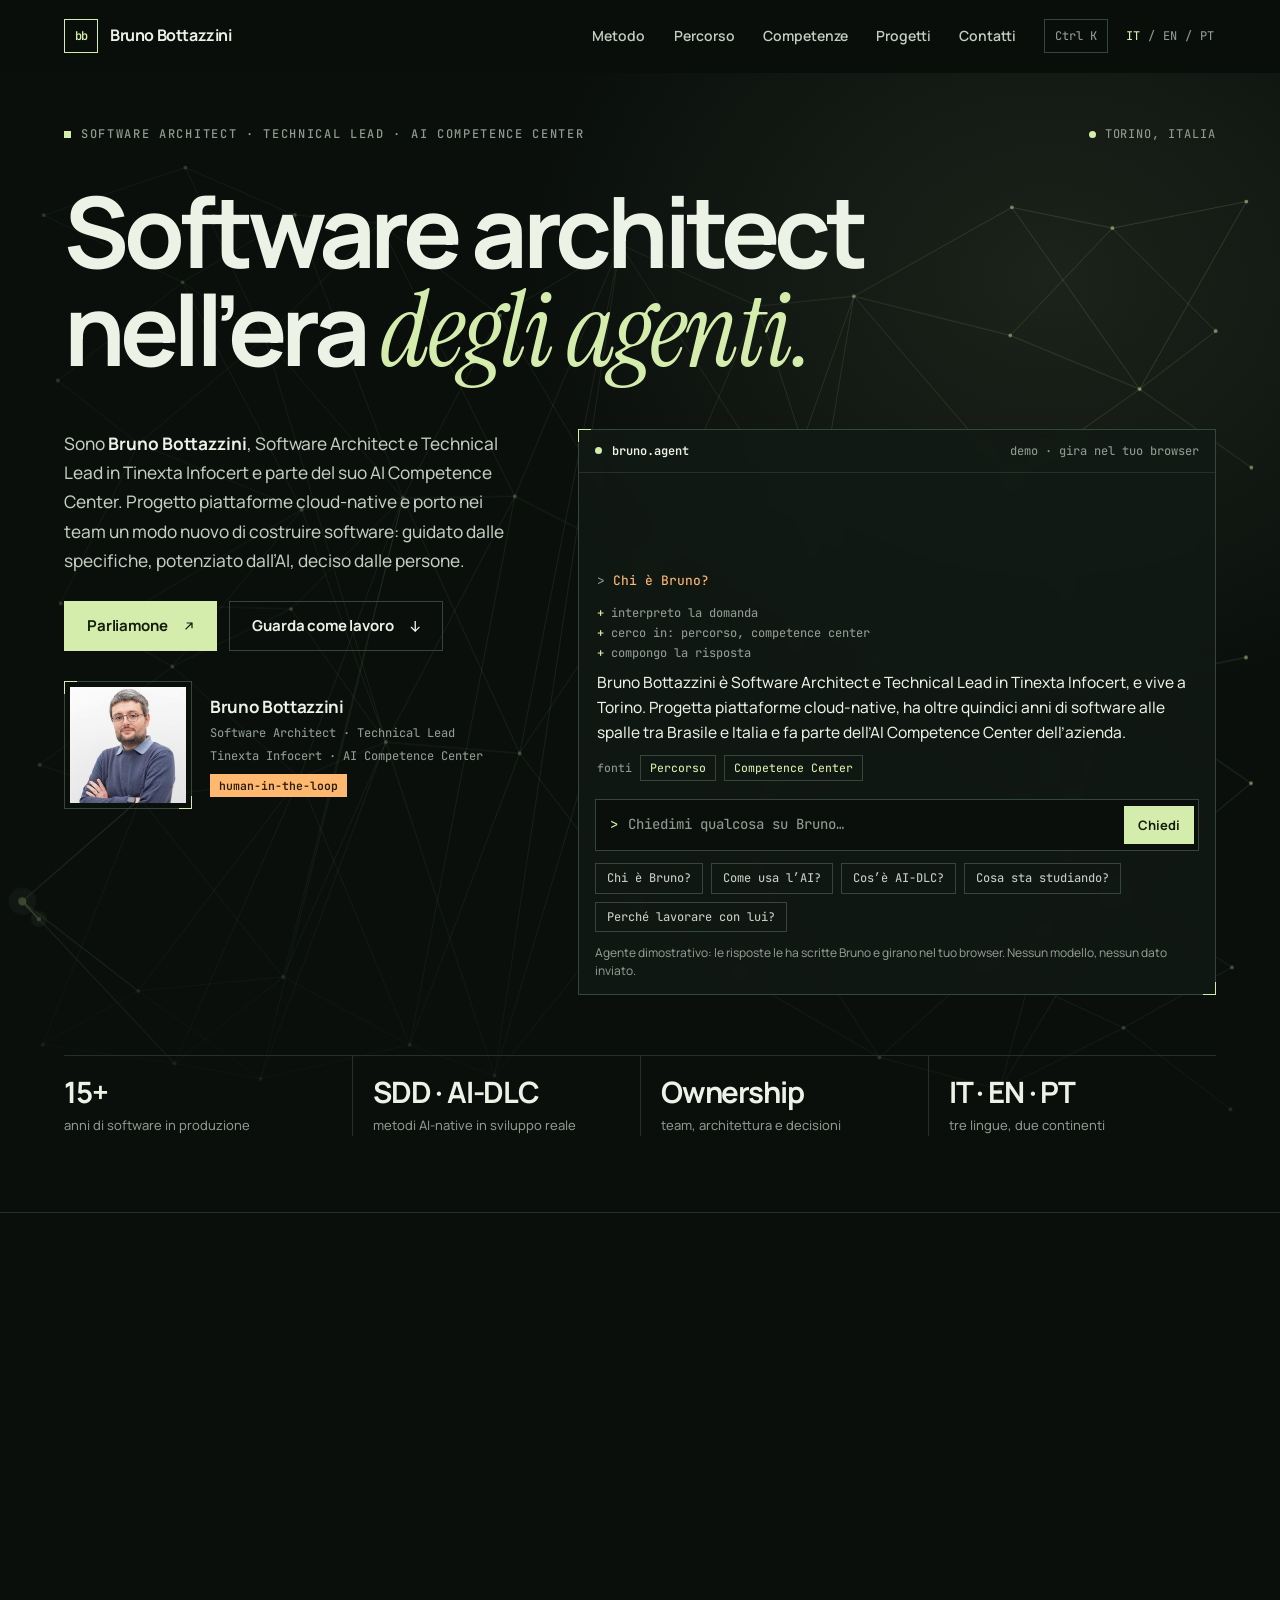
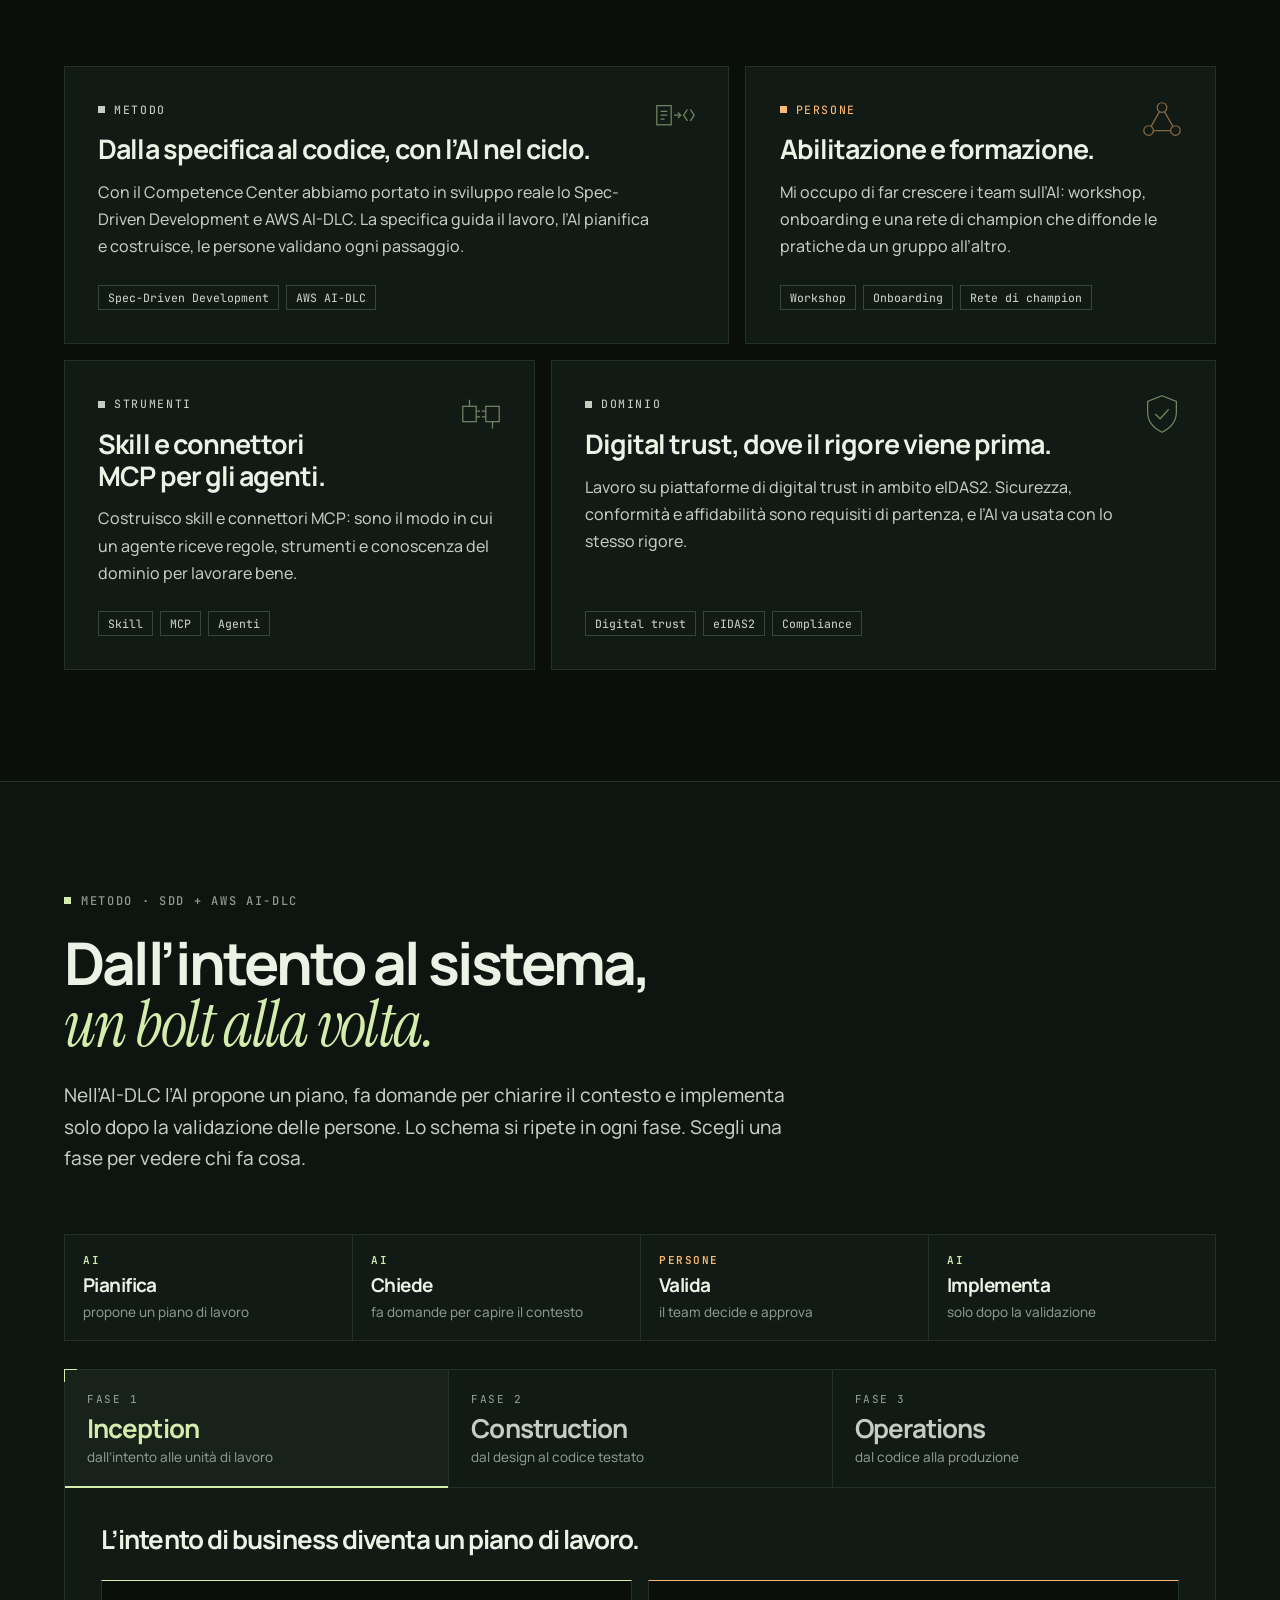
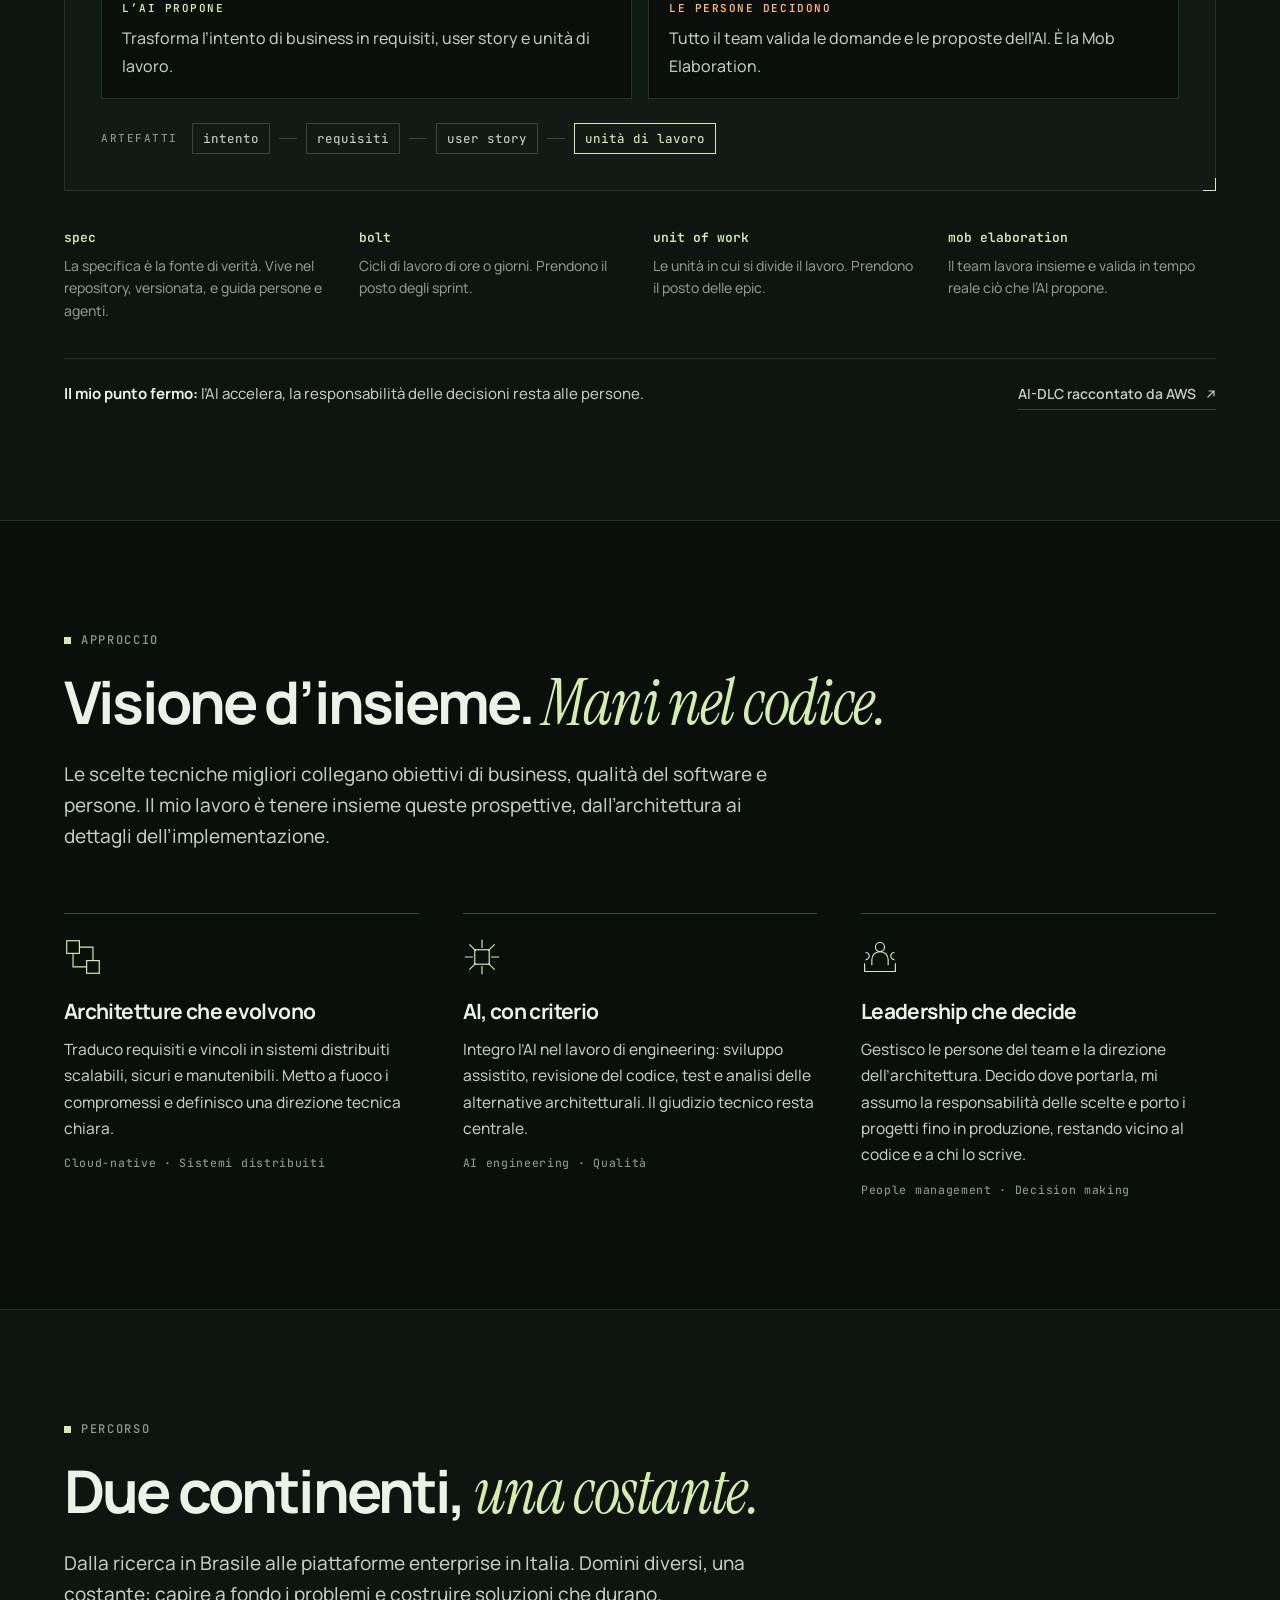
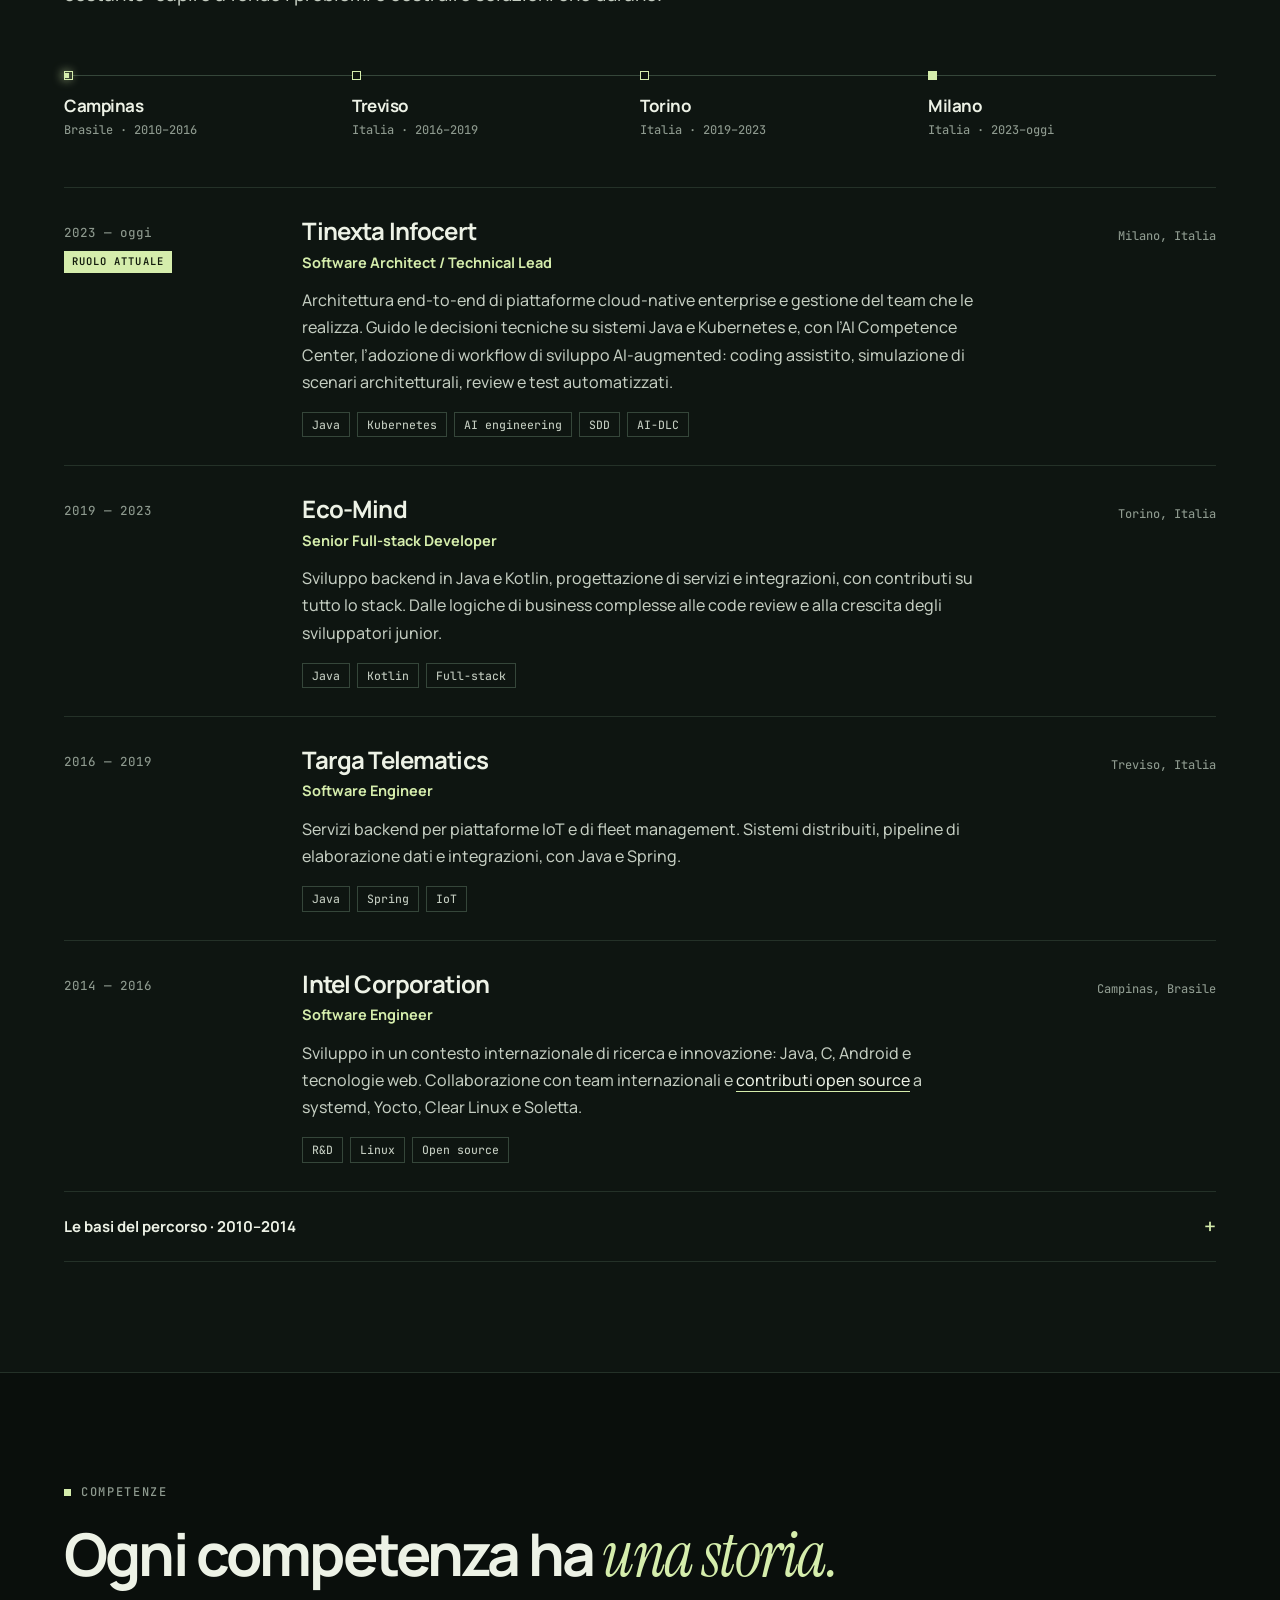
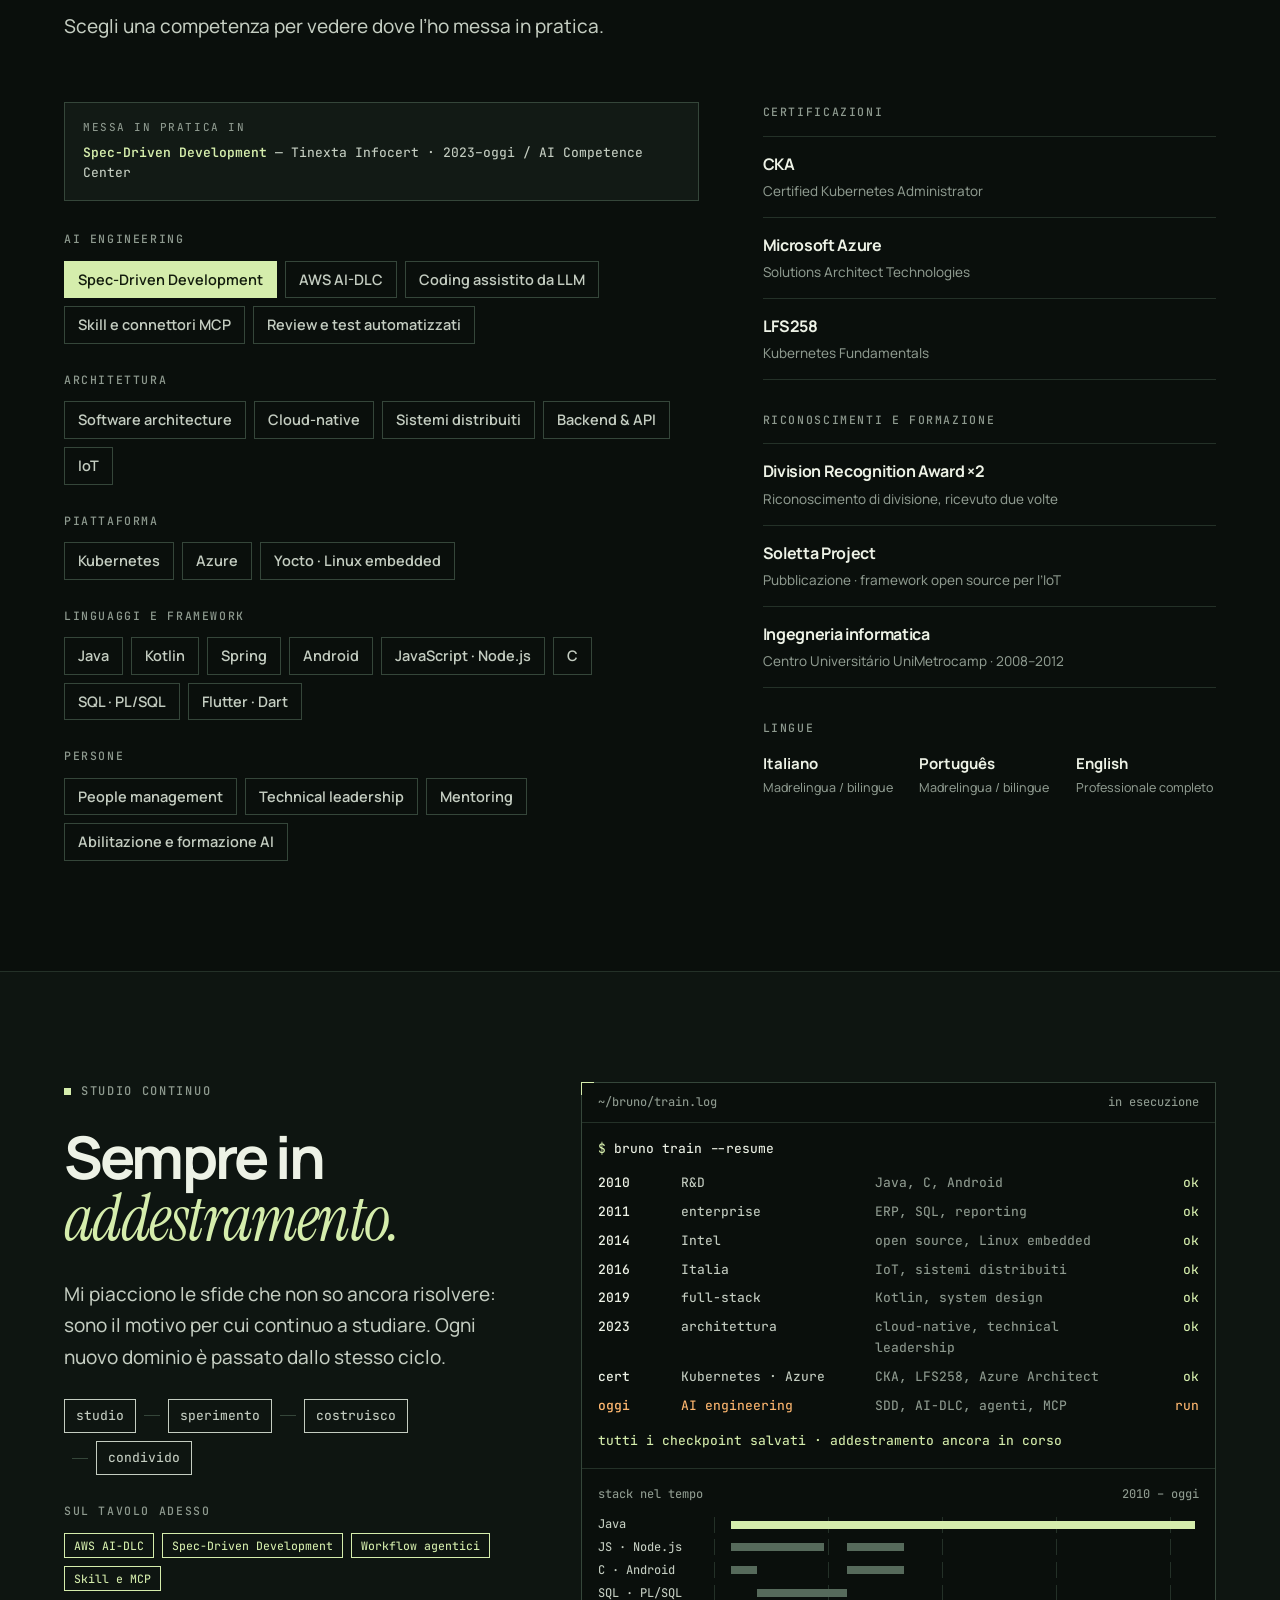
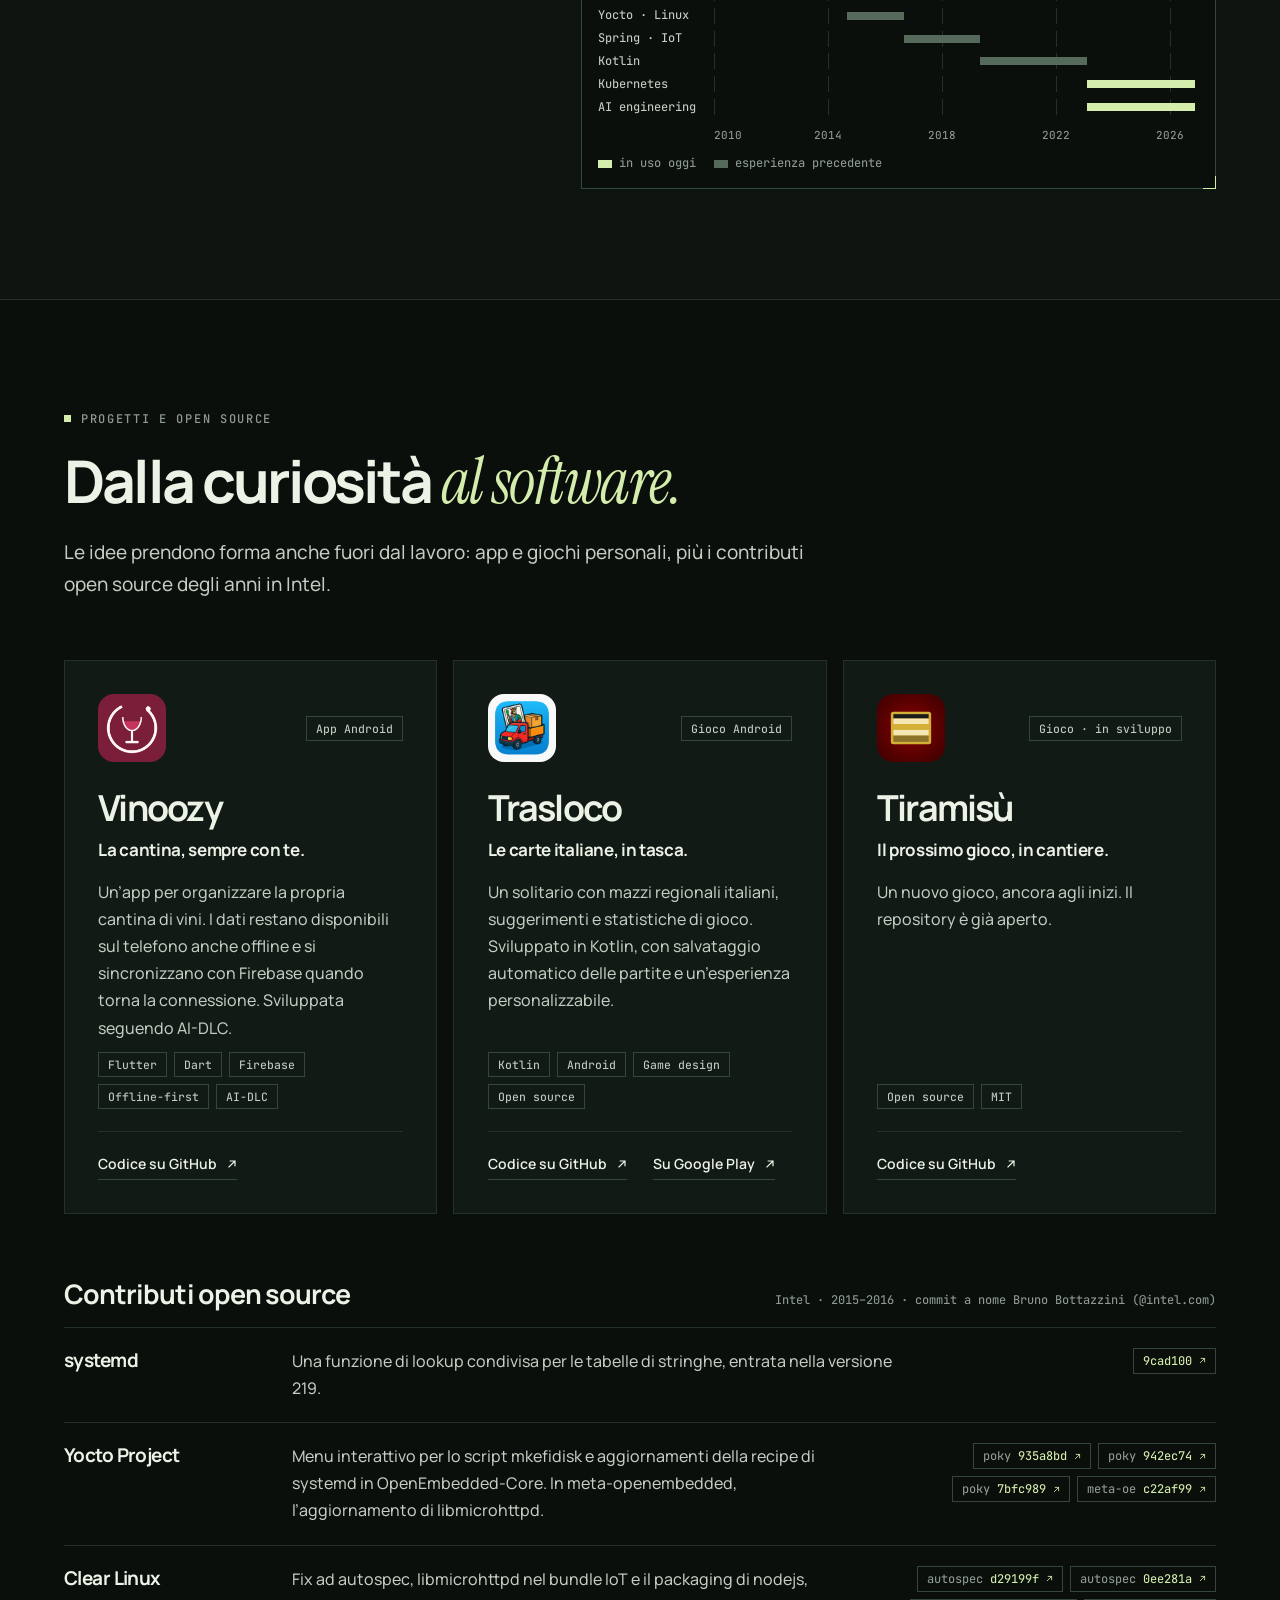
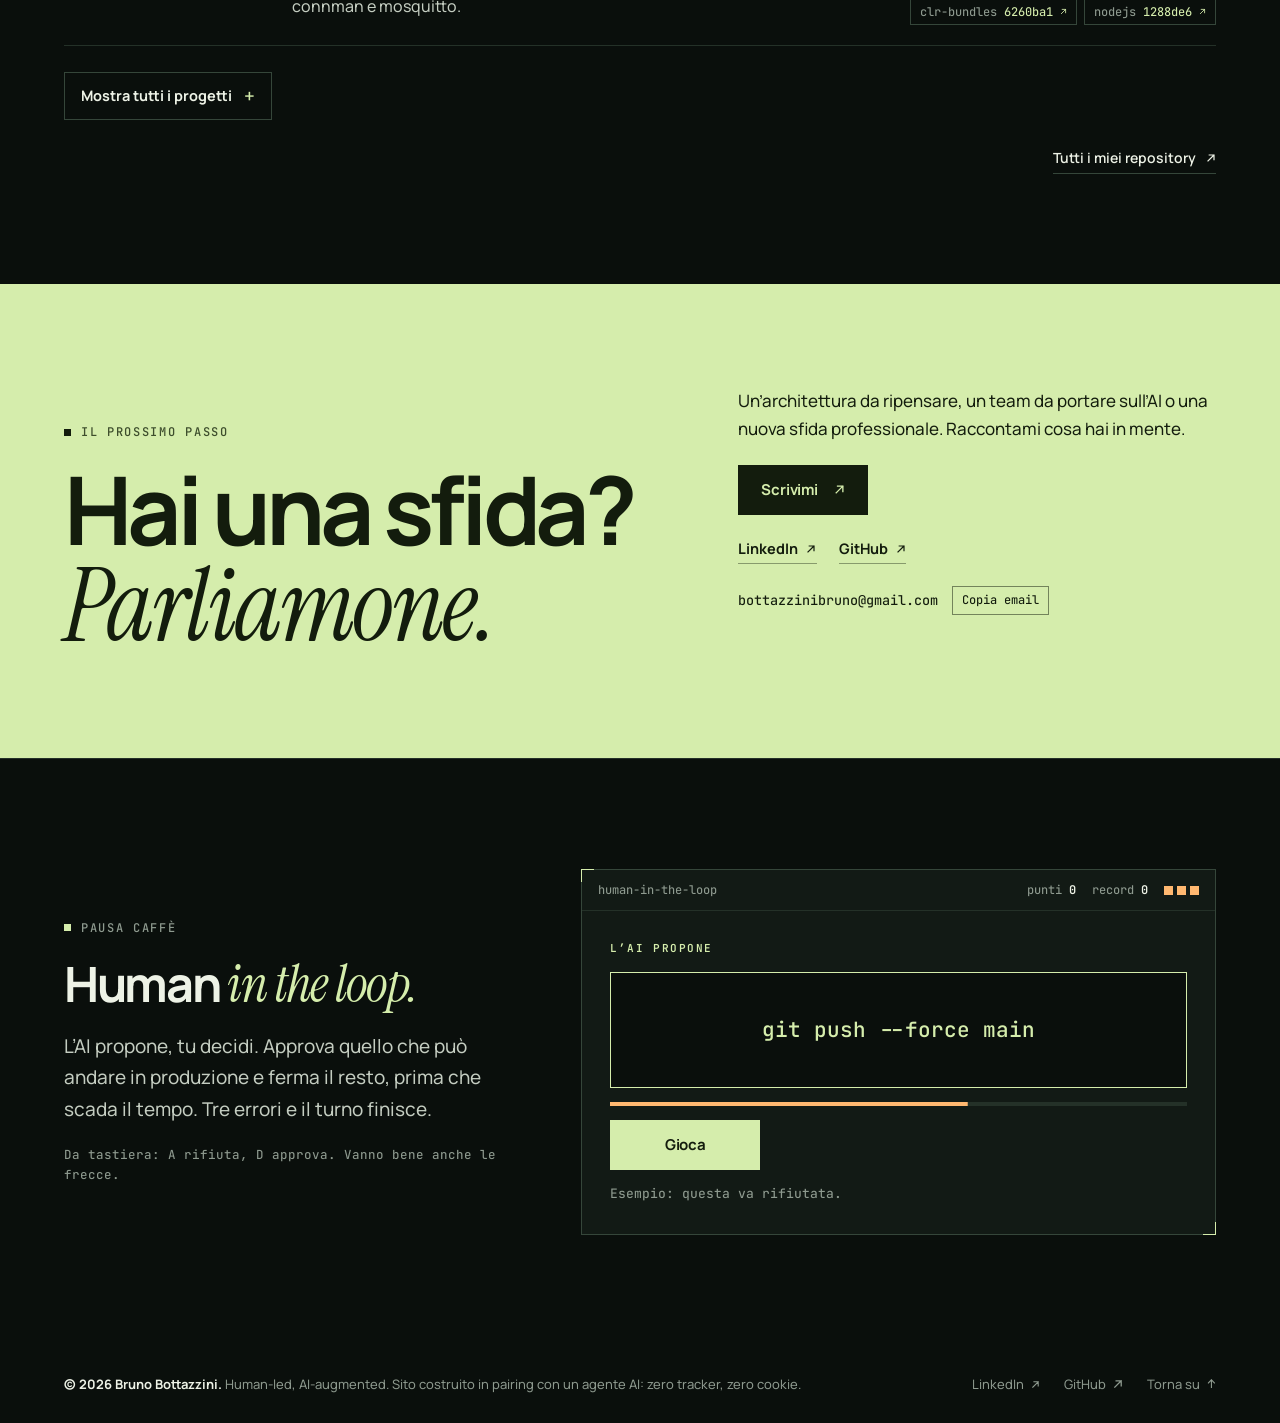
<file: index.html>
<!DOCTYPE html>
<html lang="it">
<head>
  <meta charset="utf-8">
  <meta name="viewport" content="width=device-width, initial-scale=1">
  <title>Bruno Bottazzini — Software Architect &amp; Technical Lead · AI engineering</title>
  <meta name="description" content="Software Architect e Technical Lead in Tinexta Infocert, parte dell’AI Competence Center. Progetto sistemi cloud-native e porto nei team Spec-Driven Development e AWS AI-DLC.">
  <meta name="theme-color" content="#0a0f0c">
  <meta name="color-scheme" content="dark">
  <link rel="canonical" href="https://brunobottazzini.github.io/">
  <link rel="alternate" hreflang="it" href="https://brunobottazzini.github.io/">
  <link rel="alternate" hreflang="en" href="https://brunobottazzini.github.io/en/">
  <link rel="alternate" hreflang="pt-BR" href="https://brunobottazzini.github.io/pt-br/">
  <link rel="alternate" hreflang="x-default" href="https://brunobottazzini.github.io/">
  <meta property="og:type" content="profile">
  <meta property="og:title" content="Bruno Bottazzini — Software Architect &amp; Technical Lead · AI engineering">
  <meta property="og:description" content="Software Architect e Technical Lead in Tinexta Infocert, parte dell’AI Competence Center. Progetto sistemi cloud-native e porto nei team Spec-Driven Development e AWS AI-DLC.">
  <meta property="og:url" content="https://brunobottazzini.github.io/">
  <meta property="og:image" content="https://brunobottazzini.github.io/assets/social-preview.jpg">
  <meta property="og:image:width" content="1200">
  <meta property="og:image:height" content="630">
  <meta property="og:image:alt" content="Bruno Bottazzini — Software Architect &amp; Technical Lead. Spec-driven. AI-augmented. Human-led.">
  <meta property="og:locale" content="it_IT">
  <meta property="og:site_name" content="Bruno Bottazzini">
  <meta property="profile:first_name" content="Bruno">
  <meta property="profile:last_name" content="Bottazzini">
  <meta name="twitter:card" content="summary_large_image">
  <meta name="twitter:title" content="Bruno Bottazzini — Software Architect &amp; Technical Lead · AI engineering">
  <meta name="twitter:description" content="Software Architect e Technical Lead in Tinexta Infocert, parte dell’AI Competence Center. Progetto sistemi cloud-native e porto nei team Spec-Driven Development e AWS AI-DLC.">
  <meta name="twitter:image" content="https://brunobottazzini.github.io/assets/social-preview.jpg">
  <link rel="icon" href="./assets/favicon.svg" type="image/svg+xml">
  <link rel="preload" href="./assets/fonts/manrope-var.woff2" as="font" type="font/woff2" crossorigin>
  <link rel="stylesheet" href="./assets/style.css?v=6">
  <script>document.documentElement.classList.add('js')</script>
  <script src="./assets/script.js?v=6" defer></script>
  <script type="application/ld+json">{"@context": "https://schema.org", "@type": "Person", "name": "Bruno Bottazzini", "url": "https://brunobottazzini.github.io/", "image": "https://brunobottazzini.github.io/assets/bruno-bottazzini.jpg", "jobTitle": "Software Architect & Technical Lead", "description": "Software Architect e Technical Lead in Tinexta Infocert, parte dell’AI Competence Center. Progetto sistemi cloud-native e porto nei team Spec-Driven Development e AWS AI-DLC.", "sameAs": ["https://www.linkedin.com/in/brunobottazzini/", "https://github.com/brunobottazzini"], "knowsLanguage": ["it", "en", "pt"], "knowsAbout": ["Software Architecture", "Spec-Driven Development", "AI-Driven Development Lifecycle (AI-DLC)", "AI-assisted engineering", "Kubernetes", "Java", "Cloud-native systems", "Embedded Linux", "Open source"], "worksFor": {"@type": "Organization", "name": "Tinexta Infocert"}, "homeLocation": {"@type": "Place", "name": "Turin, Italy"}}</script>
</head>
<body id="top">
<a class="skip-link" href="#main">Vai al contenuto</a>
<div class="progress" aria-hidden="true"></div>

<header class="site-header">
  <div class="wrap header-inner">
    <a href="./" class="brand" aria-label="Bruno Bottazzini · Home"><span class="brand-mark" aria-hidden="true">bb</span><span class="brand-name">Bruno Bottazzini</span></a>
    <nav class="nav" id="navigation" aria-label="Navigazione principale">
      <a href="#method">Metodo</a>
      <a href="#experience">Percorso</a>
      <a href="#skills">Competenze</a>
      <a href="#projects">Progetti</a>
      <a href="#contact">Contatti</a>
    </nav>
    <div class="header-tools">
      <button class="kbd-btn" type="button" data-open-palette aria-label="Apri la command palette"><span data-kbd>⌘K</span></button>
      <div class="languages" role="group" aria-label="Lingua"><a href="./" lang="it" hreflang="it" aria-label="Italiano" aria-current="page">IT</a><span aria-hidden="true">/</span><a href="./en/" lang="en" hreflang="en" aria-label="English">EN</a><span aria-hidden="true">/</span><a href="./pt-br/" lang="pt-BR" hreflang="pt-BR" aria-label="Português (Brasil)">PT</a></div>
      <button class="menu-toggle" type="button" aria-expanded="false" aria-controls="navigation"><span>Menu</span><span class="menu-lines" aria-hidden="true"></span></button>
    </div>
  </div>
</header>

<main id="main">

  <!-- HERO -->
  <section class="hero" aria-labelledby="hero-title">
    <canvas class="neural" aria-hidden="true"></canvas>
    <div class="wrap">
      <div class="hero-top">
        <p class="eyebrow">Software Architect · Technical Lead · AI Competence Center</p>
        <p class="status"><span class="dot" aria-hidden="true"></span>Torino, Italia</p>
      </div>
      <h1 id="hero-title"><span class="line">Software architect</span> <span class="line">nell’era <em>degli agenti.</em></span></h1>
      <div class="hero-grid">
        <div class="hero-copy">
          <p class="hero-intro">Sono <strong>Bruno Bottazzini</strong>, Software Architect e Technical Lead in Tinexta Infocert e parte del suo AI Competence Center. Progetto piattaforme cloud-native e porto nei team un modo nuovo di costruire software: guidato dalle specifiche, potenziato dall’AI, deciso dalle persone.</p>
          <div class="hero-actions">
            <a href="#contact" class="button">Parliamone <span class="i-arrow" aria-hidden="true"></span></a>
            <a href="#method" class="button ghost">Guarda come lavoro <span class="i-arrow down" aria-hidden="true"></span></a>
          </div>
          <figure class="id-card">
            <div class="id-frame hud"><div class="id-photo"><img src="./assets/bruno-bottazzini.jpg" width="460" height="460" alt="Bruno Bottazzini, Software Architect e Technical Lead" fetchpriority="high"></div></div>
            <figcaption class="id-meta">
              <strong>Bruno Bottazzini</strong>
              <span>Software Architect · Technical Lead</span>
              <span>Tinexta Infocert · AI Competence Center</span>
              <span class="id-human">human-in-the-loop</span>
            </figcaption>
          </figure>
        </div>

        <section class="agent hud" id="agent" aria-labelledby="agent-title">
          <header class="agent-bar"><span class="agent-led" aria-hidden="true"></span><h2 class="agent-name" id="agent-title">bruno.agent</h2><span class="agent-mode">demo · gira nel tuo browser</span></header>
          <div class="agent-log" id="agent-log" tabindex="0" aria-label="Conversazione con l’agente dimostrativo"></div>
          <form class="agent-form" id="agent-form" autocomplete="off" onsubmit="return false">
            <span class="agent-prompt" aria-hidden="true">&gt;</span>
            <label class="sr-only" for="agent-input">Fai una domanda su Bruno</label>
            <input id="agent-input" type="text" name="q" maxlength="140" placeholder="Chiedimi qualcosa su Bruno…" enterkeyhint="send">
            <button class="agent-send" type="submit">Chiedi</button>
          </form>
          <div class="agent-chips" role="group" aria-label="Domande suggerite">
            <button class="chip" type="button" data-ask="Chi è Bruno?">Chi è Bruno?</button>
            <button class="chip" type="button" data-ask="Come usa l’AI?">Come usa l’AI?</button>
            <button class="chip" type="button" data-ask="Cos’è AI-DLC?">Cos’è AI-DLC?</button>
            <button class="chip" type="button" data-ask="Cosa sta studiando?">Cosa sta studiando?</button>
            <button class="chip" type="button" data-ask="Perché lavorare con lui?">Perché lavorare con lui?</button>
          </div>
          <p class="agent-note">Agente dimostrativo: le risposte le ha scritte Bruno e girano nel tuo browser. Nessun modello, nessun dato inviato.</p>
          <div class="sr-only" role="status" aria-live="polite" id="agent-live"></div>
        </section>
      </div>

      <dl class="facts">
        <div class="fact"><dt>anni di software in produzione</dt><dd>15+</dd></div>
        <div class="fact"><dt>metodi AI-native in sviluppo reale</dt><dd>SDD · AI-DLC</dd></div>
        <div class="fact"><dt>team, architettura e decisioni</dt><dd>Ownership</dd></div>
        <div class="fact"><dt>tre lingue, due continenti</dt><dd>IT · EN · PT</dd></div>
      </dl>
    </div>
  </section>

  <!-- AI COMPETENCE CENTER -->
  <section id="ai" class="section" aria-labelledby="ai-title">
    <div class="wrap">
      <header class="section-head reveal">
        <p class="eyebrow">AI Competence Center</p>
        <h2 id="ai-title">Porto l’AI <em>dentro</em> il lavoro quotidiano dei team.</h2>
        <p class="lead">In Tinexta Infocert faccio parte dell’AI Competence Center. Il mio compito è far arrivare metodo e strumenti ai team di sviluppo, fino a farli diventare pratica di tutti i giorni.</p>
      </header>
      <div class="bento">
        <article class="card spot card-wide reveal">
          <svg class="card-glyph" viewBox="0 0 48 48" aria-hidden="true"><rect x="5" y="9" width="15" height="20"/><path d="M9 15h7M9 19h7M9 23h4M23 19h6M27 16l3 3-3 3M37 13l-4 6 4 6M40 13l4 6-4 6"/></svg>
          <p class="card-kicker">Metodo</p>
          <h3>Dalla specifica al codice, con l’AI nel ciclo.</h3>
          <p>Con il Competence Center abbiamo portato in sviluppo reale lo Spec-Driven Development e AWS AI-DLC. La specifica guida il lavoro, l’AI pianifica e costruisce, le persone validano ogni passaggio.</p>
          <p class="tags"><span class="tag">Spec-Driven Development</span><span class="tag">AWS AI-DLC</span></p>
        </article>
        <article class="card spot warm card-narrow reveal" style="--d:1">
          <svg class="card-glyph" viewBox="0 0 48 48" aria-hidden="true"><circle cx="24" cy="11" r="5"/><circle cx="10" cy="35" r="5"/><circle cx="38" cy="35" r="5"/><path d="M21.4 15.3 12.6 30.7M26.6 15.3l8.8 15.4M15 35h18"/></svg>
          <p class="card-kicker">Persone</p>
          <h3>Abilitazione e formazione.</h3>
          <p>Mi occupo di far crescere i team sull’AI: workshop, onboarding e una rete di champion che diffonde le pratiche da un gruppo all’altro.</p>
          <p class="tags"><span class="tag">Workshop</span><span class="tag">Onboarding</span><span class="tag">Rete di champion</span></p>
        </article>
        <article class="card spot card-narrow reveal">
          <svg class="card-glyph" viewBox="0 0 48 48" aria-hidden="true"><rect x="5" y="16" width="14" height="16"/><rect x="29" y="16" width="14" height="16"/><path d="M19 21h4M19 27h4M25 21h4M25 27h4M12 16V9M36 32v7"/></svg>
          <p class="card-kicker">Strumenti</p>
          <h3>Skill e connettori MCP per gli agenti.</h3>
          <p>Costruisco skill e connettori MCP: sono il modo in cui un agente riceve regole, strumenti e conoscenza del dominio per lavorare bene.</p>
          <p class="tags"><span class="tag">Skill</span><span class="tag">MCP</span><span class="tag">Agenti</span></p>
        </article>
        <article class="card spot card-wide reveal" style="--d:1">
          <svg class="card-glyph" viewBox="0 0 48 48" aria-hidden="true"><path d="M24 5l15 6v11c0 10-6.5 17-15 21-8.5-4-15-11-15-21V11z"/><path d="M17 24l5 5 9-10"/></svg>
          <p class="card-kicker">Dominio</p>
          <h3>Digital trust, dove il rigore viene prima.</h3>
          <p>Lavoro su piattaforme di digital trust in ambito eIDAS2. Sicurezza, conformità e affidabilità sono requisiti di partenza, e l’AI va usata con lo stesso rigore.</p>
          <p class="tags"><span class="tag">Digital trust</span><span class="tag">eIDAS2</span><span class="tag">Compliance</span></p>
        </article>
      </div>
    </div>
  </section>

  <!-- METHOD -->
  <section id="method" class="section section-raise" aria-labelledby="method-title">
    <div class="wrap">
      <header class="section-head reveal">
        <p class="eyebrow">Metodo · SDD + AWS AI-DLC</p>
        <h2 id="method-title">Dall’intento al sistema, <em>un bolt alla volta.</em></h2>
        <p class="lead">Nell’AI-DLC l’AI propone un piano, fa domande per chiarire il contesto e implementa solo dopo la validazione delle persone. Lo schema si ripete in ogni fase. Scegli una fase per vedere chi fa cosa.</p>
      </header>

      <ol class="loop reveal" aria-label="Lo schema che si ripete">
        <li><span class="who">AI</span><strong>Pianifica</strong><span>propone un piano di lavoro</span></li>
        <li><span class="who">AI</span><strong>Chiede</strong><span>fa domande per capire il contesto</span></li>
        <li class="is-human"><span class="who">Persone</span><strong>Valida</strong><span>il team decide e approva</span></li>
        <li><span class="who">AI</span><strong>Implementa</strong><span>solo dopo la validazione</span></li>
      </ol>

      <div class="phases hud reveal" id="phases">
        <div class="phase-tabs" role="tablist" aria-label="Fasi di AI-DLC">
          <button class="phase-tab" type="button" role="tab" id="tab-inception" aria-controls="panel-inception" aria-selected="true"><span class="phase-step">Fase 1</span><span class="phase-name">Inception</span><span class="phase-sub">dall’intento alle unità di lavoro</span><span class="phase-bar" aria-hidden="true"></span></button>
          <button class="phase-tab" type="button" role="tab" id="tab-construction" aria-controls="panel-construction" aria-selected="false" tabindex="-1"><span class="phase-step">Fase 2</span><span class="phase-name">Construction</span><span class="phase-sub">dal design al codice testato</span><span class="phase-bar" aria-hidden="true"></span></button>
          <button class="phase-tab" type="button" role="tab" id="tab-operations" aria-controls="panel-operations" aria-selected="false" tabindex="-1"><span class="phase-step">Fase 3</span><span class="phase-name">Operations</span><span class="phase-sub">dal codice alla produzione</span><span class="phase-bar" aria-hidden="true"></span></button>
        </div>
        <div class="phase-panel" role="tabpanel" id="panel-inception" aria-labelledby="tab-inception" tabindex="0">
          <h3>L’intento di business diventa un piano di lavoro.</h3>
          <div class="duo">
            <div class="duo-ai"><p class="who">L’AI propone</p><p>Trasforma l’intento di business in requisiti, user story e unità di lavoro.</p></div>
            <div class="duo-human"><p class="who human">Le persone decidono</p><p>Tutto il team valida le domande e le proposte dell’AI. È la Mob Elaboration.</p></div>
          </div>
          <ul class="chain"><li class="chain-label">Artefatti</li><li><span>intento</span></li><li><span>requisiti</span></li><li><span>user story</span></li><li><span>unità di lavoro</span></li></ul>
        </div>
        <div class="phase-panel" role="tabpanel" id="panel-construction" aria-labelledby="tab-construction" tabindex="0">
          <h3>Il piano diventa architettura, codice e test.</h3>
          <div class="duo">
            <div class="duo-ai"><p class="who">L’AI propone</p><p>Propone architettura logica, modelli di dominio, codice e test, partendo dal contesto già validato.</p></div>
            <div class="duo-human"><p class="who human">Le persone decidono</p><p>Il team chiarisce in tempo reale le scelte tecniche e architetturali. È la Mob Construction.</p></div>
          </div>
          <ul class="chain"><li class="chain-label">Artefatti</li><li><span>architettura logica</span></li><li><span>modello di dominio</span></li><li><span>codice</span></li><li><span>test</span></li></ul>
        </div>
        <div class="phase-panel" role="tabpanel" id="panel-operations" aria-labelledby="tab-operations" tabindex="0">
          <h3>Il codice arriva in produzione.</h3>
          <div class="duo">
            <div class="duo-ai"><p class="who">L’AI propone</p><p>Applica il contesto accumulato a infrastructure as code e deployment.</p></div>
            <div class="duo-human"><p class="who human">Le persone decidono</p><p>Il team supervisiona infrastruttura e rilasci.</p></div>
          </div>
          <ul class="chain"><li class="chain-label">Artefatti</li><li><span>infrastructure as code</span></li><li><span>pipeline</span></li><li><span>deployment</span></li></ul>
        </div>
      </div>

      <dl class="glossary reveal">
        <div><dt>spec</dt><dd>La specifica è la fonte di verità. Vive nel repository, versionata, e guida persone e agenti.</dd></div>
        <div><dt>bolt</dt><dd>Cicli di lavoro di ore o giorni. Prendono il posto degli sprint.</dd></div>
        <div><dt>unit of work</dt><dd>Le unità in cui si divide il lavoro. Prendono il posto delle epic.</dd></div>
        <div><dt>mob elaboration</dt><dd>Il team lavora insieme e valida in tempo reale ciò che l’AI propone.</dd></div>
      </dl>

      <p class="method-note reveal"><span><strong>Il mio punto fermo:</strong> l’AI accelera, la responsabilità delle decisioni resta alle persone.</span><a class="text-link" href="https://aws.amazon.com/blogs/devops/ai-driven-development-life-cycle/" target="_blank" rel="noopener noreferrer">AI-DLC raccontato da AWS <span class="i-arrow" aria-hidden="true"></span></a></p>
    </div>
  </section>

  <!-- APPROACH -->
  <section id="approach" class="section" aria-labelledby="approach-title">
    <div class="wrap">
      <header class="section-head reveal">
        <p class="eyebrow">Approccio</p>
        <h2 id="approach-title">Visione d’insieme. <em>Mani nel codice.</em></h2>
        <p class="lead">Le scelte tecniche migliori collegano obiettivi di business, qualità del software e persone. Il mio lavoro è tenere insieme queste prospettive, dall’architettura ai dettagli dell’implementazione.</p>
      </header>
      <div class="principles">
        <article class="principle reveal">
          <svg viewBox="0 0 42 42" aria-hidden="true"><rect x="3" y="3" width="14" height="14"/><rect x="25" y="25" width="14" height="14"/><path d="M17 10h15v15M10 17v15h15"/></svg>
          <h3>Architetture che evolvono</h3><p>Traduco requisiti e vincoli in sistemi distribuiti scalabili, sicuri e manutenibili. Metto a fuoco i compromessi e definisco una direzione tecnica chiara.</p><p class="kick">Cloud-native · Sistemi distribuiti</p>
        </article>
        <article class="principle reveal" style="--d:1">
          <svg viewBox="0 0 42 42" aria-hidden="true"><path d="M21 2v9M21 31v9M2 21h9M31 21h9M7 7l7 7M28 28l7 7M7 35l7-7M28 14l7-7"/><rect x="13" y="13" width="16" height="16"/></svg>
          <h3>AI, con criterio</h3><p>Integro l’AI nel lavoro di engineering: sviluppo assistito, revisione del codice, test e analisi delle alternative architetturali. Il giudizio tecnico resta centrale.</p><p class="kick">AI engineering · Qualità</p>
        </article>
        <article class="principle reveal" style="--d:2">
          <svg viewBox="0 0 42 42" aria-hidden="true"><circle cx="21" cy="10" r="5"/><path d="M12 30v-6a9 9 0 0 1 18 0v6M5 16a4 4 0 0 1 0 8M37 16a4 4 0 0 0 0 8M4 28v9h34v-9"/></svg>
          <h3>Leadership che decide</h3><p>Gestisco le persone del team e la direzione dell’architettura. Decido dove portarla, mi assumo la responsabilità delle scelte e porto i progetti fino in produzione, restando vicino al codice e a chi lo scrive.</p><p class="kick">People management · Decision making</p>
        </article>
      </div>
    </div>
  </section>

  <!-- EXPERIENCE -->
  <section id="experience" class="section section-raise" aria-labelledby="experience-title">
    <div class="wrap">
      <header class="section-head reveal">
        <p class="eyebrow">Percorso</p>
        <h2 id="experience-title">Due continenti, <em>una costante.</em></h2>
        <p class="lead">Dalla ricerca in Brasile alle piattaforme enterprise in Italia. Domini diversi, una costante: capire a fondo i problemi e costruire soluzioni che durano.</p>
      </header>
      <div class="route-wrap reveal">
        <ol class="route" aria-label="Le tappe">
          <li><strong>Campinas</strong><span>Brasile · 2010–2016</span></li>
          <li><strong>Treviso</strong><span>Italia · 2016–2019</span></li>
          <li><strong>Torino</strong><span>Italia · 2019–2023</span></li>
          <li><strong>Milano</strong><span>Italia · 2023–oggi</span></li>
        </ol>
        <span class="route-run" aria-hidden="true"></span>
      </div>
      <div class="timeline">
        <article class="career reveal" data-role="infocert"><div class="career-date"><span>2023 — oggi</span><span class="now">Ruolo attuale</span></div><div><div class="career-title"><h3>Tinexta Infocert</h3><span class="career-place">Milano, Italia</span></div><p class="career-role">Software Architect / Technical Lead</p><p class="career-text">Architettura end-to-end di piattaforme cloud-native enterprise e gestione del team che le realizza. Guido le decisioni tecniche su sistemi Java e Kubernetes e, con l’AI Competence Center, l’adozione di workflow di sviluppo AI-augmented: coding assistito, simulazione di scenari architetturali, review e test automatizzati.</p><div class="career-tech"><span class="tag">Java</span><span class="tag">Kubernetes</span><span class="tag">AI engineering</span><span class="tag">SDD</span><span class="tag">AI-DLC</span></div></div></article>
        <article class="career reveal" data-role="ecomind"><div class="career-date"><span>2019 — 2023</span></div><div><div class="career-title"><h3>Eco-Mind</h3><span class="career-place">Torino, Italia</span></div><p class="career-role">Senior Full-stack Developer</p><p class="career-text">Sviluppo backend in Java e Kotlin, progettazione di servizi e integrazioni, con contributi su tutto lo stack. Dalle logiche di business complesse alle code review e alla crescita degli sviluppatori junior.</p><div class="career-tech"><span class="tag">Java</span><span class="tag">Kotlin</span><span class="tag">Full-stack</span></div></div></article>
        <article class="career reveal" data-role="targa"><div class="career-date"><span>2016 — 2019</span></div><div><div class="career-title"><h3>Targa Telematics</h3><span class="career-place">Treviso, Italia</span></div><p class="career-role">Software Engineer</p><p class="career-text">Servizi backend per piattaforme IoT e di fleet management. Sistemi distribuiti, pipeline di elaborazione dati e integrazioni, con Java e Spring.</p><div class="career-tech"><span class="tag">Java</span><span class="tag">Spring</span><span class="tag">IoT</span></div></div></article>
        <article class="career reveal" data-role="intel"><div class="career-date"><span>2014 — 2016</span></div><div><div class="career-title"><h3>Intel Corporation</h3><span class="career-place">Campinas, Brasile</span></div><p class="career-role">Software Engineer</p><p class="career-text">Sviluppo in un contesto internazionale di ricerca e innovazione: Java, C, Android e tecnologie web. Collaborazione con team internazionali e <a href="#opensource">contributi open source</a> a systemd, Yocto, Clear Linux e Soletta.</p><div class="career-tech"><span class="tag">R&amp;D</span><span class="tag">Linux</span><span class="tag">Open source</span></div></div></article>
        <details class="earlier">
          <summary>Le basi del percorso · 2010–2014</summary>
          <article class="career" data-role="e9"><div class="career-date"><span>2013 — 2014</span></div><div><div class="career-title"><h3>E9 Tecnologia e Inovações</h3><span class="career-place">Campinas, Brasile</span></div><p class="career-role">Software Engineer</p><p class="career-text">Soluzioni ERP enterprise con Java, JSF e PrimeFaces; database relazionali, PL/SQL e reporting con JasperReports.</p></div></article>
          <article class="career" data-role="icaro"><div class="career-date"><span>2011 — 2013</span></div><div><div class="career-title"><h3>Ícaro Technologies</h3><span class="career-place">Campinas, Brasile</span></div><p class="career-role">Software Engineer</p><p class="career-text">Applicazioni enterprise Java e JavaScript, logiche di business, accesso ai dati e reporting.</p></div></article>
          <article class="career" data-role="cti"><div class="career-date"><span>2010 — 2011</span></div><div><div class="career-title"><h3>CTI Renato Archer</h3><span class="career-place">Campinas, Brasile</span></div><p class="career-role">Software Engineer · R&amp;D</p><p class="career-text">Ricerca e sviluppo con Java, C, Android e tecnologie web, tra componenti di sistema e iniziative open source come <a href="#opensource-invesalius">InVesalius</a>.</p></div></article>
        </details>
      </div>
    </div>
  </section>

  <!-- SKILLS -->
  <section id="skills" class="section" aria-labelledby="skills-title">
    <div class="wrap">
      <header class="section-head reveal">
        <p class="eyebrow">Competenze</p>
        <h2 id="skills-title">Ogni competenza ha <em>una storia.</em></h2>
        <p class="lead">Scegli una competenza per vedere dove l’ho messa in pratica.</p>
      </header>
      <div class="skills-grid">
        <div class="reveal">
          <p class="evidence" id="evidence" role="status" aria-live="polite"><span class="evidence-label">Messa in pratica in</span><span id="evidence-text"><strong>Spec-Driven Development</strong> — Tinexta Infocert · 2023–oggi / AI Competence Center</span></p>
          <div class="skill-groups">
            <div class="skill-group"><h3 class="group-title">AI engineering</h3><ul class="skill-list"><li><button class="skill" type="button" aria-pressed="true" data-evidence="Tinexta Infocert · 2023–oggi / AI Competence Center">Spec-Driven Development</button></li><li><button class="skill" type="button" aria-pressed="false" data-evidence="Tinexta Infocert · 2023–oggi / AI Competence Center">AWS AI-DLC</button></li><li><button class="skill" type="button" aria-pressed="false" data-evidence="Tinexta Infocert · 2023–oggi">Coding assistito da LLM</button></li><li><button class="skill" type="button" aria-pressed="false" data-evidence="Tinexta Infocert · 2023–oggi / AI Competence Center">Skill e connettori MCP</button></li><li><button class="skill" type="button" aria-pressed="false" data-evidence="Tinexta Infocert · 2023–oggi">Review e test automatizzati</button></li></ul></div>
            <div class="skill-group"><h3 class="group-title">Architettura</h3><ul class="skill-list"><li><button class="skill" type="button" aria-pressed="false" data-evidence="Tinexta Infocert · 2023–oggi / Eco-Mind · 2019–2023">Software architecture</button></li><li><button class="skill" type="button" aria-pressed="false" data-evidence="Tinexta Infocert · 2023–oggi">Cloud-native</button></li><li><button class="skill" type="button" aria-pressed="false" data-evidence="Tinexta Infocert · 2023–oggi / Targa Telematics · 2016–2019">Sistemi distribuiti</button></li><li><button class="skill" type="button" aria-pressed="false" data-evidence="Tinexta Infocert · 2023–oggi / Eco-Mind · 2019–2023 / Targa Telematics · 2016–2019">Backend &amp; API</button></li><li><button class="skill" type="button" aria-pressed="false" data-evidence="Targa Telematics · 2016–2019 / Intel · 2014–2016 / Soletta Project">IoT</button></li></ul></div>
            <div class="skill-group"><h3 class="group-title">Piattaforma</h3><ul class="skill-list"><li><button class="skill" type="button" aria-pressed="false" data-evidence="Tinexta Infocert · 2023–oggi / certificazione CKA · LFS258">Kubernetes</button></li><li><button class="skill" type="button" aria-pressed="false" data-evidence="certificazione Microsoft Azure Solutions Architect Technologies">Azure</button></li><li><button class="skill" type="button" aria-pressed="false" data-evidence="Intel · 2014–2016 / commit in systemd, OpenEmbedded-Core e Clear Linux">Yocto · Linux embedded</button></li></ul></div>
            <div class="skill-group"><h3 class="group-title">Linguaggi e framework</h3><ul class="skill-list"><li><button class="skill" type="button" aria-pressed="false" data-evidence="Tinexta Infocert · 2023–oggi / Eco-Mind · 2019–2023 / Targa Telematics · 2016–2019 / Intel · 2014–2016 / E9 · 2013–2014 / Ícaro · 2011–2013 / CTI Renato Archer · 2010–2011">Java</button></li><li><button class="skill" type="button" aria-pressed="false" data-evidence="Eco-Mind · 2019–2023 / Trasloco (progetto personale)">Kotlin</button></li><li><button class="skill" type="button" aria-pressed="false" data-evidence="Targa Telematics · 2016–2019">Spring</button></li><li><button class="skill" type="button" aria-pressed="false" data-evidence="Intel · 2014–2016 / CTI Renato Archer · 2010–2011 / Trasloco (progetto personale)">Android</button></li><li><button class="skill" type="button" aria-pressed="false" data-evidence="Intel · 2014–2016 / Ícaro · 2011–2013 / CTI Renato Archer · 2010–2011">JavaScript · Node.js</button></li><li><button class="skill" type="button" aria-pressed="false" data-evidence="Intel · 2014–2016 / CTI Renato Archer · 2010–2011">C</button></li><li><button class="skill" type="button" aria-pressed="false" data-evidence="E9 · 2013–2014 / Ícaro · 2011–2013">SQL · PL/SQL</button></li><li><button class="skill" type="button" aria-pressed="false" data-evidence="Vinoozy (progetto personale)">Flutter · Dart</button></li></ul></div>
            <div class="skill-group"><h3 class="group-title">Persone</h3><ul class="skill-list"><li><button class="skill" type="button" aria-pressed="false" data-evidence="Tinexta Infocert · 2023–oggi">People management</button></li><li><button class="skill" type="button" aria-pressed="false" data-evidence="Tinexta Infocert · 2023–oggi">Technical leadership</button></li><li><button class="skill" type="button" aria-pressed="false" data-evidence="Tinexta Infocert · 2023–oggi / Eco-Mind · 2019–2023">Mentoring</button></li><li><button class="skill" type="button" aria-pressed="false" data-evidence="Tinexta Infocert · 2023–oggi / AI Competence Center">Abilitazione e formazione AI</button></li></ul></div>
          </div>
        </div>
        <div class="creds reveal" style="--d:1">
          <div>
            <h3 class="group-title">Certificazioni</h3>
            <ul class="cred-list" style="margin-top:14px">
              <li><strong>CKA</strong><span>Certified Kubernetes Administrator</span></li>
              <li><strong>Microsoft Azure</strong><span>Solutions Architect Technologies</span></li>
              <li><strong>LFS258</strong><span>Kubernetes Fundamentals</span></li>
            </ul>
          </div>
          <div>
            <h3 class="group-title">Riconoscimenti e formazione</h3>
            <ul class="cred-list" style="margin-top:14px">
              <li><strong>Division Recognition Award ×2</strong><span>Riconoscimento di divisione, ricevuto due volte</span></li>
              <li><strong>Soletta Project</strong><span>Pubblicazione · framework open source per l’IoT</span></li>
              <li><strong>Ingegneria informatica</strong><span>Centro Universitário UniMetrocamp · 2008–2012</span></li>
            </ul>
          </div>
          <div>
            <h3 class="group-title">Lingue</h3>
            <div class="langs" style="margin-top:14px">
              <div><strong>Italiano</strong><span>Madrelingua / bilingue</span></div>
              <div><strong>Português</strong><span>Madrelingua / bilingue</span></div>
              <div><strong>English</strong><span>Professionale completo</span></div>
            </div>
          </div>
        </div>
      </div>
    </div>
  </section>

  <!-- LEARNING -->
  <section id="learning" class="section section-raise" aria-labelledby="learning-title">
    <div class="wrap">
      <div class="learn-grid">
        <div class="learn-copy reveal">
          <p class="eyebrow">Studio continuo</p>
          <h2 id="learning-title">Sempre in <em>addestramento.</em></h2>
          <p class="lead">Mi piacciono le sfide che non so ancora risolvere: sono il motivo per cui continuo a studiare. Ogni nuovo dominio è passato dallo stesso ciclo.</p>
          <ol class="cycle" aria-label="Il ciclo">
            <li><span>studio</span></li><li><span>sperimento</span></li><li><span>costruisco</span></li><li><span>condivido</span></li>
          </ol>
          <div>
            <h3 class="group-title" style="margin-bottom:12px">Sul tavolo adesso</h3>
            <p class="now-list"><span class="tag">AWS AI-DLC</span><span class="tag">Spec-Driven Development</span><span class="tag">Workflow agentici</span><span class="tag">Skill e MCP</span></p>
          </div>
        </div>
        <div class="term hud reveal" id="trainlog" style="--d:1">
          <div class="term-bar"><span>~/bruno/train.log</span><span>in esecuzione</span></div>
          <div class="term-body" role="group" aria-label="Registro di addestramento">
            <p class="term-cmd" style="--i:0">bruno train --resume</p>
            <p class="term-row" style="--i:1"><b>2010</b><i>R&amp;D</i><span>Java, C, Android</span><em>ok</em></p>
            <p class="term-row" style="--i:2"><b>2011</b><i>enterprise</i><span>ERP, SQL, reporting</span><em>ok</em></p>
            <p class="term-row" style="--i:3"><b>2014</b><i>Intel</i><span>open source, Linux embedded</span><em>ok</em></p>
            <p class="term-row" style="--i:4"><b>2016</b><i>Italia</i><span>IoT, sistemi distribuiti</span><em>ok</em></p>
            <p class="term-row" style="--i:5"><b>2019</b><i>full-stack</i><span>Kotlin, system design</span><em>ok</em></p>
            <p class="term-row" style="--i:6"><b>2023</b><i>architettura</i><span>cloud-native, technical leadership</span><em>ok</em></p>
            <p class="term-row" style="--i:7"><b>cert</b><i>Kubernetes · Azure</i><span>CKA, LFS258, Azure Architect</span><em>ok</em></p>
            <p class="term-row live" style="--i:8"><b>oggi</b><i>AI engineering</i><span>SDD, AI-DLC, agenti, MCP</span><em>run</em></p>
            <p class="term-end" style="--i:9">tutti i checkpoint salvati · addestramento ancora in corso</p>
          </div>
          <figure class="term-chart" style="--tick:23.5294%">
            <figcaption class="chart-head"><span>stack nel tempo</span><span>2010 – oggi</span></figcaption>
            <ol class="tl" aria-label="Tecnologie usate nel tempo, dal 2010 a oggi">
              <li class="tl-row" style="--i:0" data-info="2010–oggi · CTI Renato Archer, Ícaro, E9, Intel, Targa Telematics, Eco-Mind, Tinexta Infocert"><span class="tl-label">Java</span><span class="tl-track" aria-hidden="true"><i class="tl-bar on" style="--s:3.43%;--w:95.83%"></i></span><span class="sr-only">2010–oggi · CTI Renato Archer, Ícaro, E9, Intel, Targa Telematics, Eco-Mind, Tinexta Infocert</span></li>
              <li class="tl-row" style="--i:1" data-info="2010–2013, 2014–2016 · CTI Renato Archer, Ícaro, Intel"><span class="tl-label">JS · Node.js</span><span class="tl-track" aria-hidden="true"><i class="tl-bar" style="--s:3.43%;--w:19.12%"></i><i class="tl-bar" style="--s:27.45%;--w:11.76%"></i></span><span class="sr-only">2010–2013, 2014–2016 · CTI Renato Archer, Ícaro, Intel</span></li>
              <li class="tl-row" style="--i:2" data-info="2010–2011, 2014–2016 · CTI Renato Archer, Intel"><span class="tl-label">C · Android</span><span class="tl-track" aria-hidden="true"><i class="tl-bar" style="--s:3.43%;--w:5.39%"></i><i class="tl-bar" style="--s:27.45%;--w:11.76%"></i></span><span class="sr-only">2010–2011, 2014–2016 · CTI Renato Archer, Intel</span></li>
              <li class="tl-row" style="--i:3" data-info="2011–2014 · Ícaro, E9"><span class="tl-label">SQL · PL/SQL</span><span class="tl-track" aria-hidden="true"><i class="tl-bar" style="--s:8.82%;--w:18.63%"></i></span><span class="sr-only">2011–2014 · Ícaro, E9</span></li>
              <li class="tl-row" style="--i:4" data-info="2014–2016 · Intel"><span class="tl-label">Yocto · Linux</span><span class="tl-track" aria-hidden="true"><i class="tl-bar" style="--s:27.45%;--w:11.76%"></i></span><span class="sr-only">2014–2016 · Intel</span></li>
              <li class="tl-row" style="--i:5" data-info="2016–2019 · Targa Telematics"><span class="tl-label">Spring · IoT</span><span class="tl-track" aria-hidden="true"><i class="tl-bar" style="--s:39.22%;--w:15.69%"></i></span><span class="sr-only">2016–2019 · Targa Telematics</span></li>
              <li class="tl-row" style="--i:6" data-info="2019–2023 · Eco-Mind"><span class="tl-label">Kotlin</span><span class="tl-track" aria-hidden="true"><i class="tl-bar" style="--s:54.90%;--w:22.06%"></i></span><span class="sr-only">2019–2023 · Eco-Mind</span></li>
              <li class="tl-row" style="--i:7" data-info="2023–oggi · Tinexta Infocert"><span class="tl-label">Kubernetes</span><span class="tl-track" aria-hidden="true"><i class="tl-bar on" style="--s:76.96%;--w:22.30%"></i></span><span class="sr-only">2023–oggi · Tinexta Infocert</span></li>
              <li class="tl-row" style="--i:8" data-info="2023–oggi · Tinexta Infocert"><span class="tl-label">AI engineering</span><span class="tl-track" aria-hidden="true"><i class="tl-bar on" style="--s:76.96%;--w:22.30%"></i></span><span class="sr-only">2023–oggi · Tinexta Infocert</span></li>
            </ol>
            <div class="tl-axis" aria-hidden="true"><span style="--x:0.00%">2010</span><span style="--x:23.53%">2014</span><span style="--x:47.06%">2018</span><span style="--x:70.59%">2022</span><span style="--x:94.12%">2026</span></div>
            <p class="tl-legend"><span class="key-on">in uso oggi</span><span class="key-off">esperienza precedente</span></p>
          </figure>
        </div>
      </div>
    </div>
  </section>

  <!-- PROJECTS -->
  <section id="projects" class="section" aria-labelledby="projects-title">
    <div class="wrap">
      <header class="section-head reveal">
        <p class="eyebrow">Progetti e open source</p>
        <h2 id="projects-title">Dalla curiosità <em>al software.</em></h2>
        <p class="lead">Le idee prendono forma anche fuori dal lavoro: app e giochi personali, più i contributi open source degli anni in Intel.</p>
      </header>
      <div class="projects-grid">
        <article class="card spot project reveal" data-tilt aria-labelledby="vinoozy-title">
          <div class="project-top"><img src="./assets/projects/vinoozy.png" alt="" width="68" height="68" loading="lazy"><span class="tag">App Android</span></div>
          <h3 id="vinoozy-title">Vinoozy</h3>
          <p class="project-tagline">La cantina, sempre con te.</p>
          <p>Un’app per organizzare la propria cantina di vini. I dati restano disponibili sul telefono anche offline e si sincronizzano con Firebase quando torna la connessione. Sviluppata seguendo AI-DLC.</p>
          <p class="tags"><span class="tag">Flutter</span><span class="tag">Dart</span><span class="tag">Firebase</span><span class="tag">Offline-first</span><span class="tag">AI-DLC</span></p>
          <div class="project-links"><a class="text-link" href="https://github.com/brunobottazzini/Vinoozy" target="_blank" rel="noopener noreferrer" aria-label="Codice su GitHub: Vinoozy">Codice su GitHub <span class="i-arrow" aria-hidden="true"></span></a></div>
        </article>
        <article class="card spot project reveal" data-tilt style="--d:1" aria-labelledby="trasloco-title">
          <div class="project-top"><img src="./assets/projects/trasloco.png" alt="" width="68" height="68" loading="lazy"><span class="tag">Gioco Android</span></div>
          <h3 id="trasloco-title">Trasloco</h3>
          <p class="project-tagline">Le carte italiane, in tasca.</p>
          <p>Un solitario con mazzi regionali italiani, suggerimenti e statistiche di gioco. Sviluppato in Kotlin, con salvataggio automatico delle partite e un’esperienza personalizzabile.</p>
          <p class="tags"><span class="tag">Kotlin</span><span class="tag">Android</span><span class="tag">Game design</span><span class="tag">Open source</span></p>
          <div class="project-links"><a class="text-link" href="https://github.com/brunobottazzini/Trasloco" target="_blank" rel="noopener noreferrer" aria-label="Codice su GitHub: Trasloco">Codice su GitHub <span class="i-arrow" aria-hidden="true"></span></a><a class="text-link" href="https://play.google.com/store/apps/details?id=com.bottazzini.trasloco" target="_blank" rel="noopener noreferrer">Su Google Play <span class="i-arrow" aria-hidden="true"></span></a></div>
        </article>
        <article class="card spot project reveal" data-tilt style="--d:2" aria-labelledby="tiramisu-title">
          <div class="project-top"><img src="./assets/projects/tiramisu.svg" alt="" width="68" height="68" loading="lazy"><span class="tag">Gioco · in sviluppo</span></div>
          <h3 id="tiramisu-title">Tiramisù</h3>
          <p class="project-tagline">Il prossimo gioco, in cantiere.</p>
          <p>Un nuovo gioco, ancora agli inizi. Il repository è già aperto.</p>
          <p class="tags"><span class="tag">Open source</span><span class="tag">MIT</span></p>
          <div class="project-links"><a class="text-link" href="https://github.com/brunobottazzini/Tiramisu" target="_blank" rel="noopener noreferrer" aria-label="Codice su GitHub: Tiramisù">Codice su GitHub <span class="i-arrow" aria-hidden="true"></span></a></div>
        </article>
      </div>

      <section class="oss reveal" id="opensource" aria-labelledby="oss-title">
        <header class="oss-head"><h3 id="oss-title">Contributi open source</h3><p>Intel · 2015–2016 · commit a nome Bruno Bottazzini (@intel.com)</p></header>
        <ul class="oss-list">
          <li class="oss-row"><h4>systemd</h4><p>Una funzione di lookup condivisa per le tabelle di stringhe, entrata nella versione 219.</p><p class="oss-links"><a class="commit" href="https://github.com/systemd/systemd/commit/9cad100eca602aa33c2f56475c30fccf14abea1a" target="_blank" rel="noopener noreferrer" aria-label="commit 9cad100 · systemd">9cad100 <span class="i-arrow" aria-hidden="true"></span></a></p></li>
          <li class="oss-row"><h4>Yocto Project</h4><p>Menu interattivo per lo script mkefidisk e aggiornamenti della recipe di systemd in OpenEmbedded-Core. In meta-openembedded, l’aggiornamento di libmicrohttpd.</p><p class="oss-links"><a class="commit" href="https://github.com/yoctoproject/poky/commit/935a8bd1d9a20c650a31d654dab9cc7001e68a38" target="_blank" rel="noopener noreferrer" aria-label="commit 935a8bd · poky"><span class="commit-repo">poky</span>935a8bd <span class="i-arrow" aria-hidden="true"></span></a><a class="commit" href="https://github.com/yoctoproject/poky/commit/942ec74bad7c796363f334f031a927b76cfee420" target="_blank" rel="noopener noreferrer" aria-label="commit 942ec74 · poky"><span class="commit-repo">poky</span>942ec74 <span class="i-arrow" aria-hidden="true"></span></a><a class="commit" href="https://github.com/yoctoproject/poky/commit/7bfc9891ff498bdde31aadd2449d3b4692dbc510" target="_blank" rel="noopener noreferrer" aria-label="commit 7bfc989 · poky"><span class="commit-repo">poky</span>7bfc989 <span class="i-arrow" aria-hidden="true"></span></a><a class="commit" href="https://github.com/openembedded/meta-openembedded/commit/c22af995a3150da62a5842efc352e45f55e41cd5" target="_blank" rel="noopener noreferrer" aria-label="commit c22af99 · meta-oe"><span class="commit-repo">meta-oe</span>c22af99 <span class="i-arrow" aria-hidden="true"></span></a></p></li>
          <li class="oss-row"><h4>Clear Linux</h4><p>Fix ad autospec, libmicrohttpd nel bundle IoT e il packaging di nodejs, connman e mosquitto.</p><p class="oss-links"><a class="commit" href="https://github.com/clearlinux/autospec/commit/d29199f54f7691e829468c5955216be936f89663" target="_blank" rel="noopener noreferrer" aria-label="commit d29199f · autospec"><span class="commit-repo">autospec</span>d29199f <span class="i-arrow" aria-hidden="true"></span></a><a class="commit" href="https://github.com/clearlinux/autospec/commit/0ee281a37cb8811e979574ce514ecd0eb1c37377" target="_blank" rel="noopener noreferrer" aria-label="commit 0ee281a · autospec"><span class="commit-repo">autospec</span>0ee281a <span class="i-arrow" aria-hidden="true"></span></a><a class="commit" href="https://github.com/clearlinux/clr-bundles/commit/6260ba117328eef8a54fa2e3496ea634cb69f421" target="_blank" rel="noopener noreferrer" aria-label="commit 6260ba1 · clr-bundles"><span class="commit-repo">clr-bundles</span>6260ba1 <span class="i-arrow" aria-hidden="true"></span></a><a class="commit" href="https://github.com/clearlinux-pkgs/nodejs/commit/1288de680890c9b4783256628f80777a4ed92a2c" target="_blank" rel="noopener noreferrer" aria-label="commit 1288de6 · nodejs"><span class="commit-repo">nodejs</span>1288de6 <span class="i-arrow" aria-hidden="true"></span></a></p></li>
        </ul>
      </section>

      <details class="more-projects">
        <summary><span class="more-closed">Mostra tutti i progetti</span><span class="more-open">Mostra meno</span></summary>
        <div class="oss more-body">
          <header class="oss-head"><h3>Soletta Project</h3><p>Intel · framework open source per dispositivi IoT</p></header>
          <ul class="oss-list">
            <li class="oss-row"><h4>Soletta Dev App</h4><p>Ambiente di sviluppo via browser per scrivere, eseguire e fare debug dei programmi FBP di Soletta direttamente sulla scheda. Ne sono l’autore principale: mio il primo commit e 125 dei 148 totali.</p><p class="oss-links"><a class="commit" href="https://github.com/solettaproject/soletta-dev-app" target="_blank" rel="noopener noreferrer" aria-label="repository solettaproject/soletta-dev-app"><span class="commit-repo">repo</span>soletta-dev-app <span class="i-arrow" aria-hidden="true"></span></a><a class="commit" href="https://github.com/solettaproject/soletta-dev-app/commit/0c32bf15d8cc8d849542d50452cf370f2a91f808" target="_blank" rel="noopener noreferrer" aria-label="commit 0c32bf1 · Soletta Dev App">0c32bf1 <span class="i-arrow" aria-hidden="true"></span></a></p></li>
            <li class="oss-row"><h4>meta-soletta</h4><p>Il layer Yocto che compila Soletta e genera le immagini per le schede. L’ho avviato io: primo commit e 61 dei 99 totali.</p><p class="oss-links"><a class="commit" href="https://github.com/solettaproject/meta-soletta" target="_blank" rel="noopener noreferrer" aria-label="repository solettaproject/meta-soletta"><span class="commit-repo">repo</span>meta-soletta <span class="i-arrow" aria-hidden="true"></span></a><a class="commit" href="https://github.com/solettaproject/meta-soletta/commit/56cb2d2e70b829c18e4465fa95f0d7a0e2072ef2" target="_blank" rel="noopener noreferrer" aria-label="commit 56cb2d2 · meta-soletta">56cb2d2 <span class="i-arrow" aria-hidden="true"></span></a></p></li>
            <li class="oss-row"><h4>Soletta</h4><p>14 commit al framework: build, documentazione e fix su I2C e CoAP.</p><p class="oss-links"><a class="commit" href="https://github.com/solettaproject/soletta" target="_blank" rel="noopener noreferrer" aria-label="repository solettaproject/soletta"><span class="commit-repo">repo</span>soletta <span class="i-arrow" aria-hidden="true"></span></a><a class="commit" href="https://github.com/solettaproject/soletta/commit/2e3e2a4daeb000407c0db84e799965bca5dae6da" target="_blank" rel="noopener noreferrer" aria-label="commit 2e3e2a4 · Soletta">2e3e2a4 <span class="i-arrow" aria-hidden="true"></span></a></p></li>
            <li class="oss-row"><h4>ledfbp</h4><p>Un esempio di programma FBP: tre pulsanti che comandano un LED RGB.</p><p class="oss-links"><a class="commit" href="https://github.com/brunobottazzini/ledfbp" target="_blank" rel="noopener noreferrer" aria-label="repository brunobottazzini/ledfbp"><span class="commit-repo">repo</span>ledfbp <span class="i-arrow" aria-hidden="true"></span></a></p></li>
          </ul>
          <header class="oss-head" id="opensource-invesalius"><h3>InVesalius</h3><p>CTI Renato Archer · 2011 · software open source per l’imaging medico 3D</p></header>
          <ul class="oss-list">
            <li class="oss-row"><h4>InVesalius 3</h4><p>Fix per la versione macOS: selezione della lingua e internazionalizzazione, splash screen, voci Chiudi e Aiuto nel menu. Commit integrati dal team con il mio nome nei messaggi.</p><p class="oss-links"><a class="commit" href="https://github.com/invesalius/invesalius3" target="_blank" rel="noopener noreferrer" aria-label="repository invesalius/invesalius3"><span class="commit-repo">repo</span>invesalius3 <span class="i-arrow" aria-hidden="true"></span></a><a class="commit" href="https://github.com/invesalius/invesalius3/commit/fa05cea1d177448f8dc376f0c31be6be8cec8811" target="_blank" rel="noopener noreferrer" aria-label="commit fa05cea · InVesalius">fa05cea <span class="i-arrow" aria-hidden="true"></span></a><a class="commit" href="https://github.com/invesalius/invesalius3/commit/0d3c6a41a66e929c427ef1ddac906e6acf4bc25f" target="_blank" rel="noopener noreferrer" aria-label="commit 0d3c6a4 · InVesalius">0d3c6a4 <span class="i-arrow" aria-hidden="true"></span></a><a class="commit" href="https://github.com/invesalius/invesalius3/commit/004c678f8fb2698462663be540cc0bf638bfef5e" target="_blank" rel="noopener noreferrer" aria-label="commit 004c678 · InVesalius">004c678 <span class="i-arrow" aria-hidden="true"></span></a></p></li>
          </ul>
        </div>
      </details>

      <div class="projects-more reveal"><a href="https://github.com/brunobottazzini?tab=repositories" class="text-link" target="_blank" rel="noopener noreferrer">Tutti i miei repository <span class="i-arrow" aria-hidden="true"></span></a></div>
    </div>
  </section>

  <!-- CONTACT -->
  <section id="contact" class="contact" aria-labelledby="contact-title">
    <div class="wrap contact-grid">
      <div>
        <p class="eyebrow">Il prossimo passo</p>
        <h2 id="contact-title">Hai una sfida? <em>Parliamone.</em></h2>
      </div>
      <div class="contact-side">
        <p>Un’architettura da ripensare, un team da portare sull’AI o una nuova sfida professionale. Raccontami cosa hai in mente.</p>
        <a href="mailto:bottazzinibruno@gmail.com" class="button" data-magnetic>Scrivimi <span class="i-arrow" aria-hidden="true"></span></a>
        <div class="contact-links">
          <a href="https://www.linkedin.com/in/brunobottazzini/" target="_blank" rel="noopener noreferrer">LinkedIn <span class="i-arrow" aria-hidden="true"></span></a>
          <a href="https://github.com/brunobottazzini" target="_blank" rel="noopener noreferrer">GitHub <span class="i-arrow" aria-hidden="true"></span></a>
        </div>
        <div class="email-line"><a href="mailto:bottazzinibruno@gmail.com">bottazzinibruno@gmail.com</a><button type="button" class="copy-email" data-copy-email hidden>Copia email</button></div>
        <div class="copy-status" role="status" aria-live="polite"></div>
      </div>
    </div>
  </section>

  <!-- PLAY -->
  <section id="play" class="section play" aria-labelledby="play-title">
    <div class="wrap play-grid">
      <div class="play-copy reveal">
        <p class="eyebrow">Pausa caffè</p>
        <h2 id="play-title">Human <em>in the loop.</em></h2>
        <p class="lead">L’AI propone, tu decidi. Approva quello che può andare in produzione e ferma il resto, prima che scada il tempo. Tre errori e il turno finisce.</p>
        <p class="play-keys">Da tastiera: A rifiuta, D approva. Vanno bene anche le frecce.</p>
      </div>
      <div class="game hud reveal" id="game" data-state="idle" style="--d:1">
        <div class="game-bar">
          <span>human-in-the-loop</span>
          <span class="game-stats"><span>punti <b id="game-score">0</b></span><span>record <b id="game-best">0</b></span><span class="game-lives" role="img" aria-label="Errori rimasti"><i></i><i></i><i></i></span></span>
        </div>
        <div class="game-body">
          <p class="who game-label">L’AI propone</p>
          <p class="game-card" id="game-proposal" aria-live="polite">git push --force main</p>
          <div class="game-timer" aria-hidden="true"><i></i></div>
          <div class="game-actions">
            <button class="game-btn no" type="button" id="game-no">Rifiuta <kbd>A</kbd></button>
            <button class="game-btn yes" type="button" id="game-yes">Approva <kbd>D</kbd></button>
          </div>
          <button class="button game-start" type="button" id="game-start">Gioca</button>
          <p class="game-msg" id="game-msg" role="status" aria-live="polite">Esempio: questa va rifiutata.</p>
        </div>
      </div>
    </div>
  </section>
</main>

<footer class="site-footer">
  <div class="wrap footer-inner">
    <span><strong>© 2026 Bruno Bottazzini.</strong> Human-led, AI-augmented. Sito costruito in pairing con un agente AI: zero tracker, zero cookie.</span>
    <div class="footer-links">
      <a href="https://www.linkedin.com/in/brunobottazzini/" target="_blank" rel="noopener noreferrer">LinkedIn <span class="i-arrow" aria-hidden="true"></span></a>
      <a href="https://github.com/brunobottazzini" target="_blank" rel="noopener noreferrer">GitHub <span class="i-arrow" aria-hidden="true"></span></a>
      <a href="#top">Torna su <span class="i-arrow up" aria-hidden="true"></span></a>
    </div>
  </div>
</footer>

<dialog class="palette" id="palette" aria-label="Command palette">
  <div class="palette-head">
    <span class="agent-prompt" aria-hidden="true">&gt;</span>
    <label class="sr-only" for="palette-input">Command palette</label>
    <input id="palette-input" type="text" placeholder="Cerca una sezione o fai una domanda…" autocomplete="off" spellcheck="false" role="combobox" aria-expanded="true" aria-controls="palette-list" aria-autocomplete="list">
    <kbd>esc</kbd>
  </div>
  <ul class="palette-list" id="palette-list" role="listbox" aria-label="Command palette"></ul>
  <p class="palette-foot"><span>↑↓ per muoverti</span><span>enter per aprire</span></p>
</dialog>
</body>
</html>
</file>
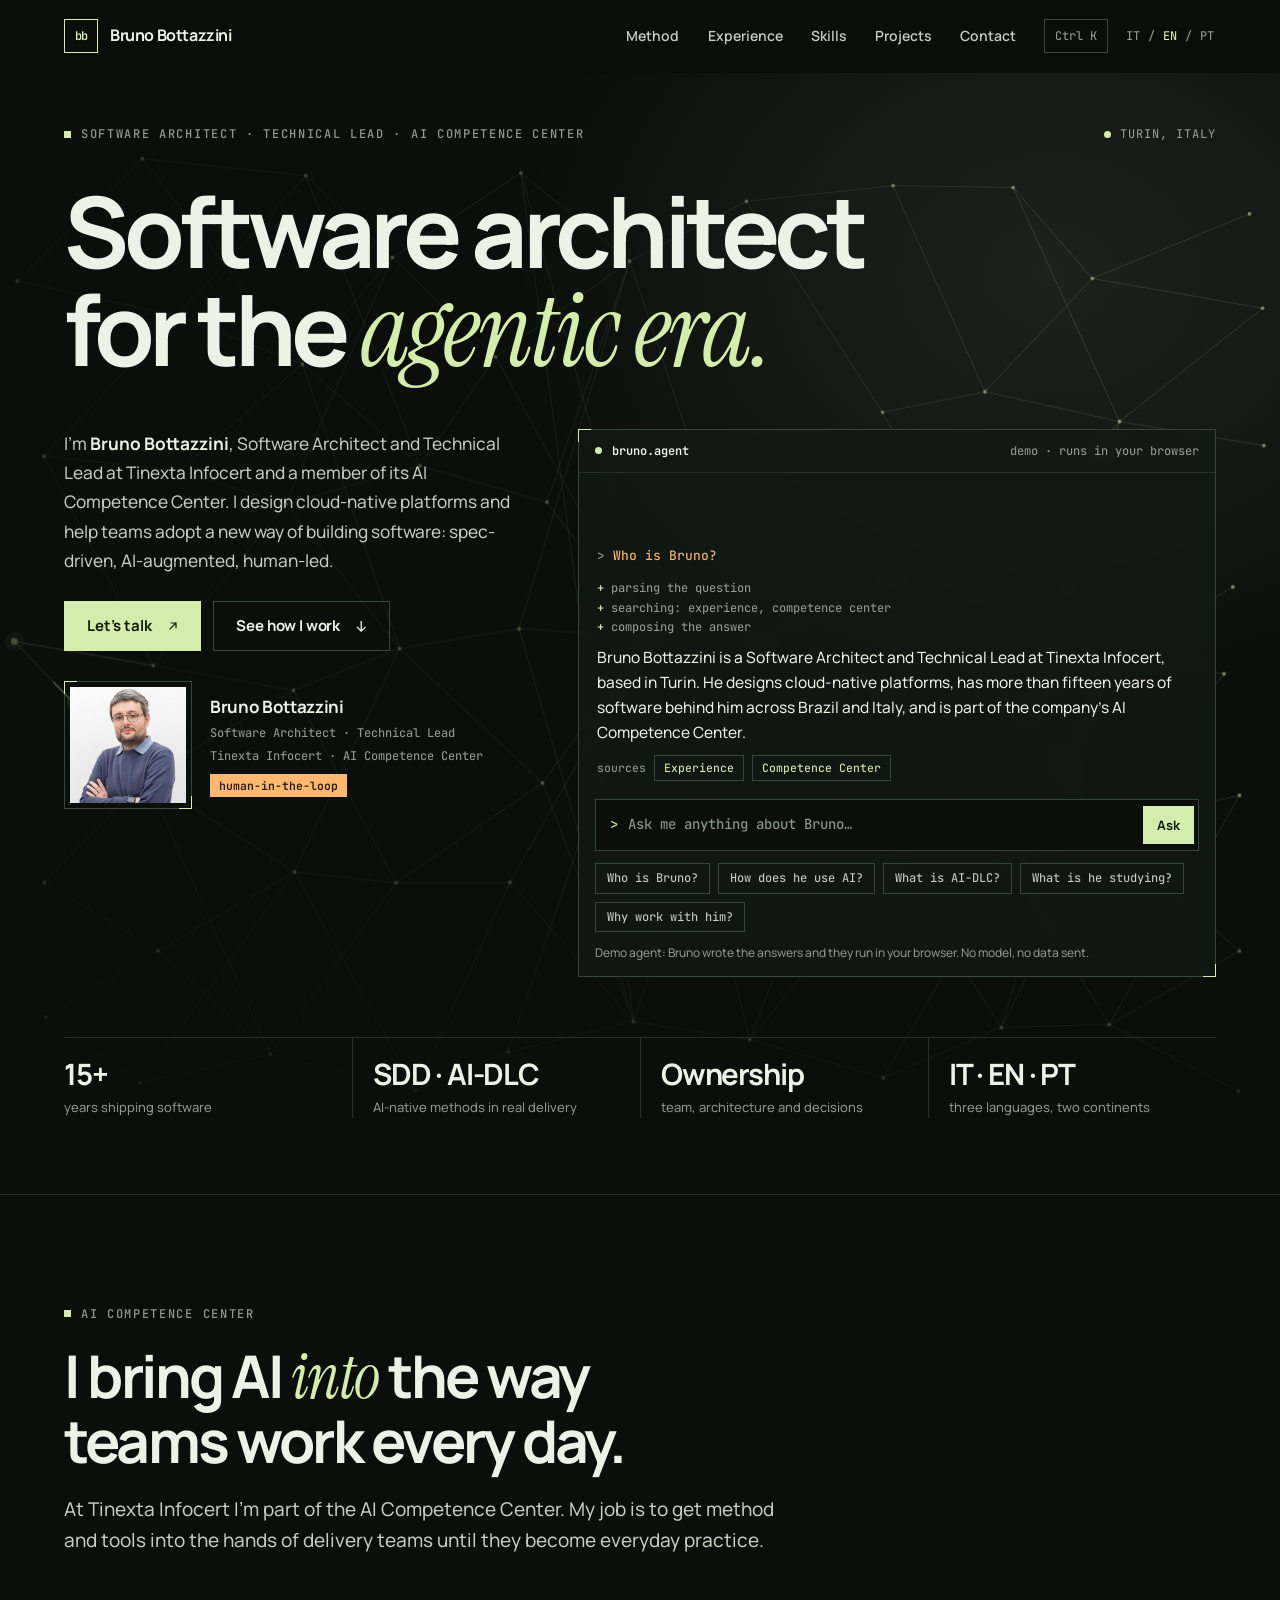
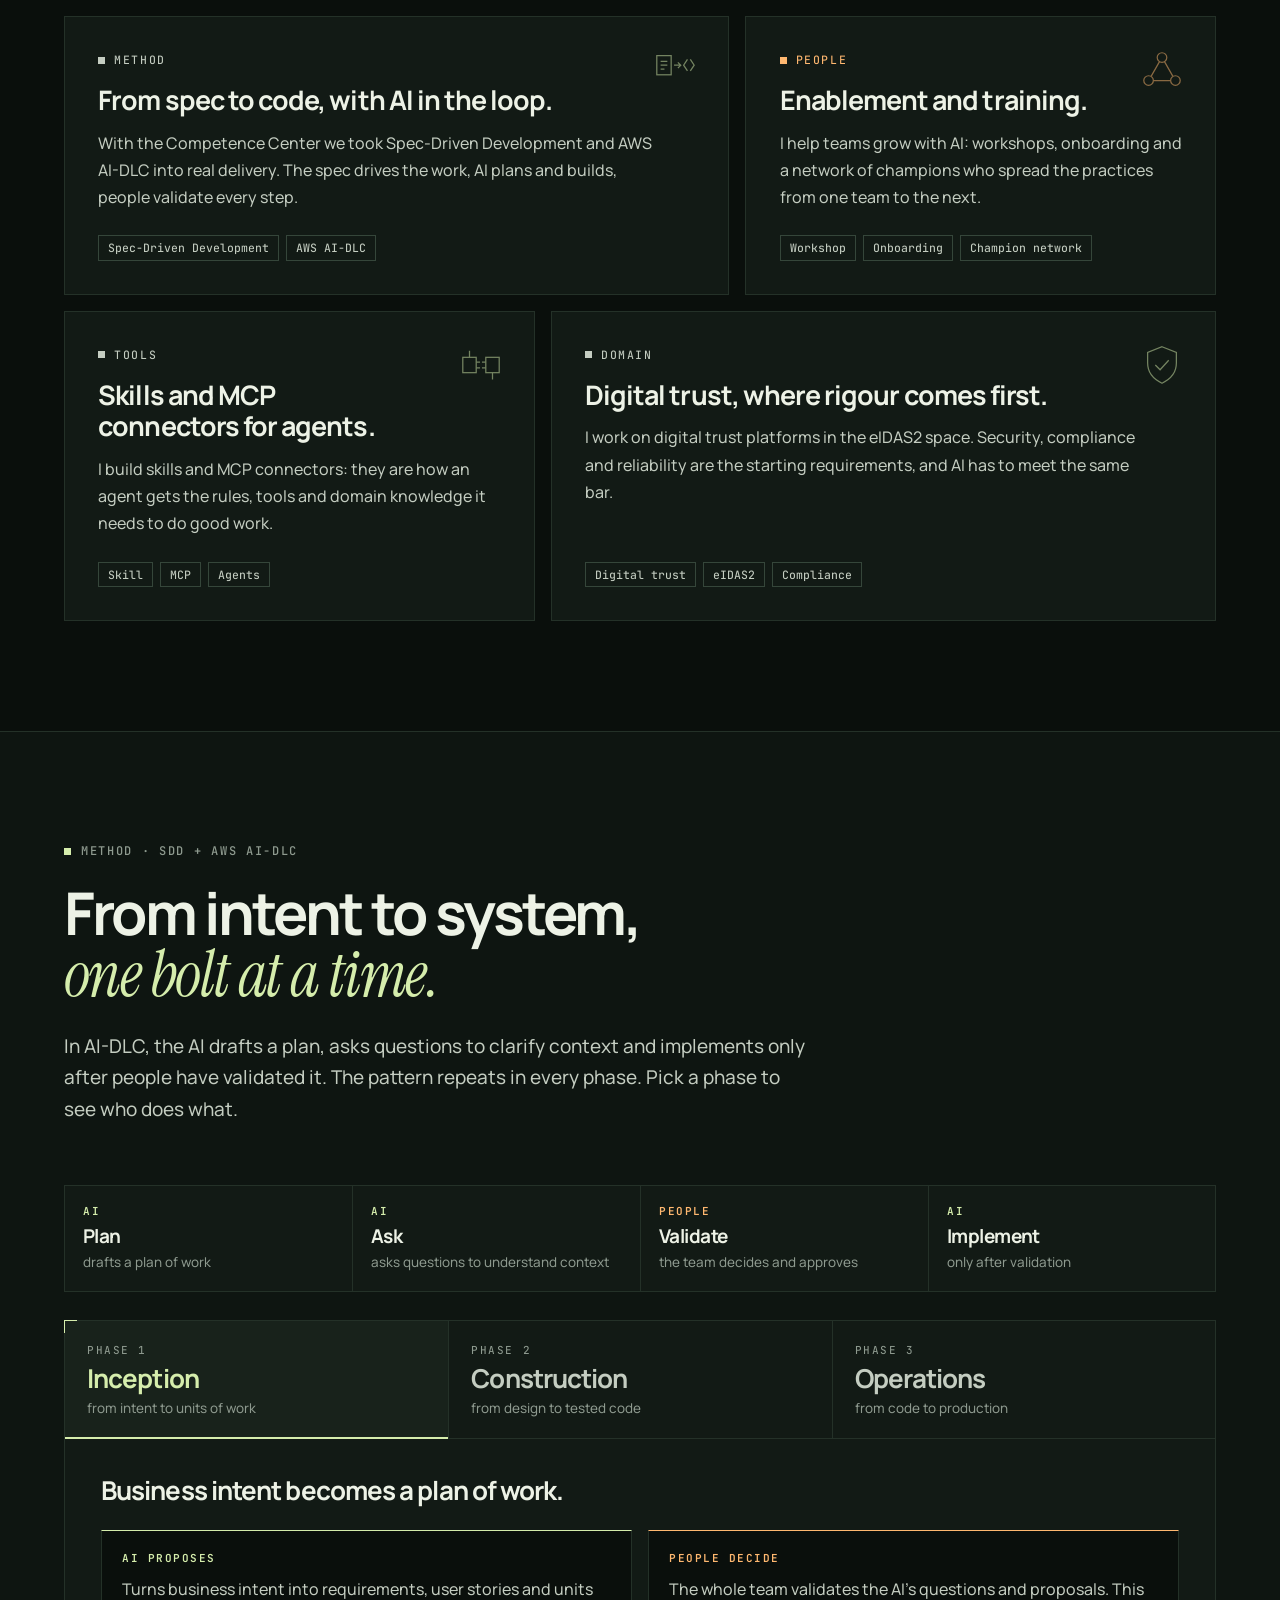
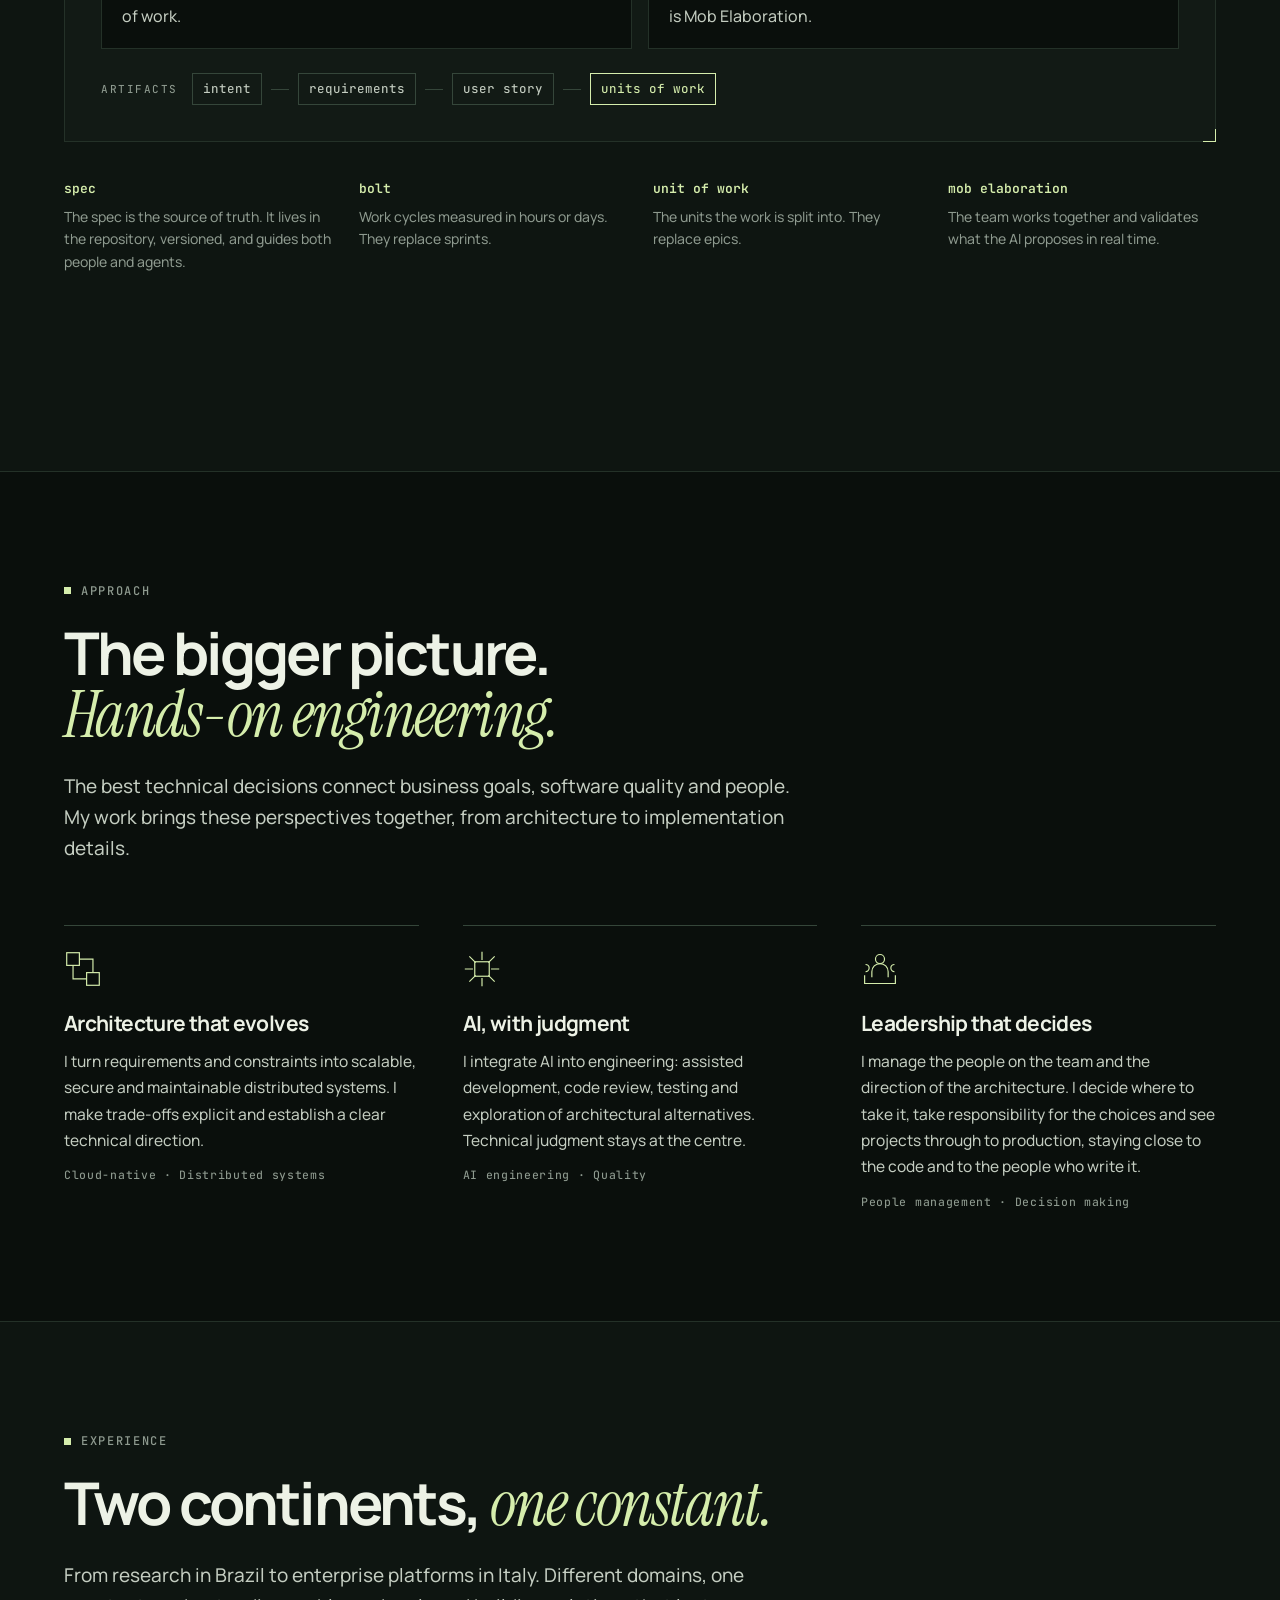
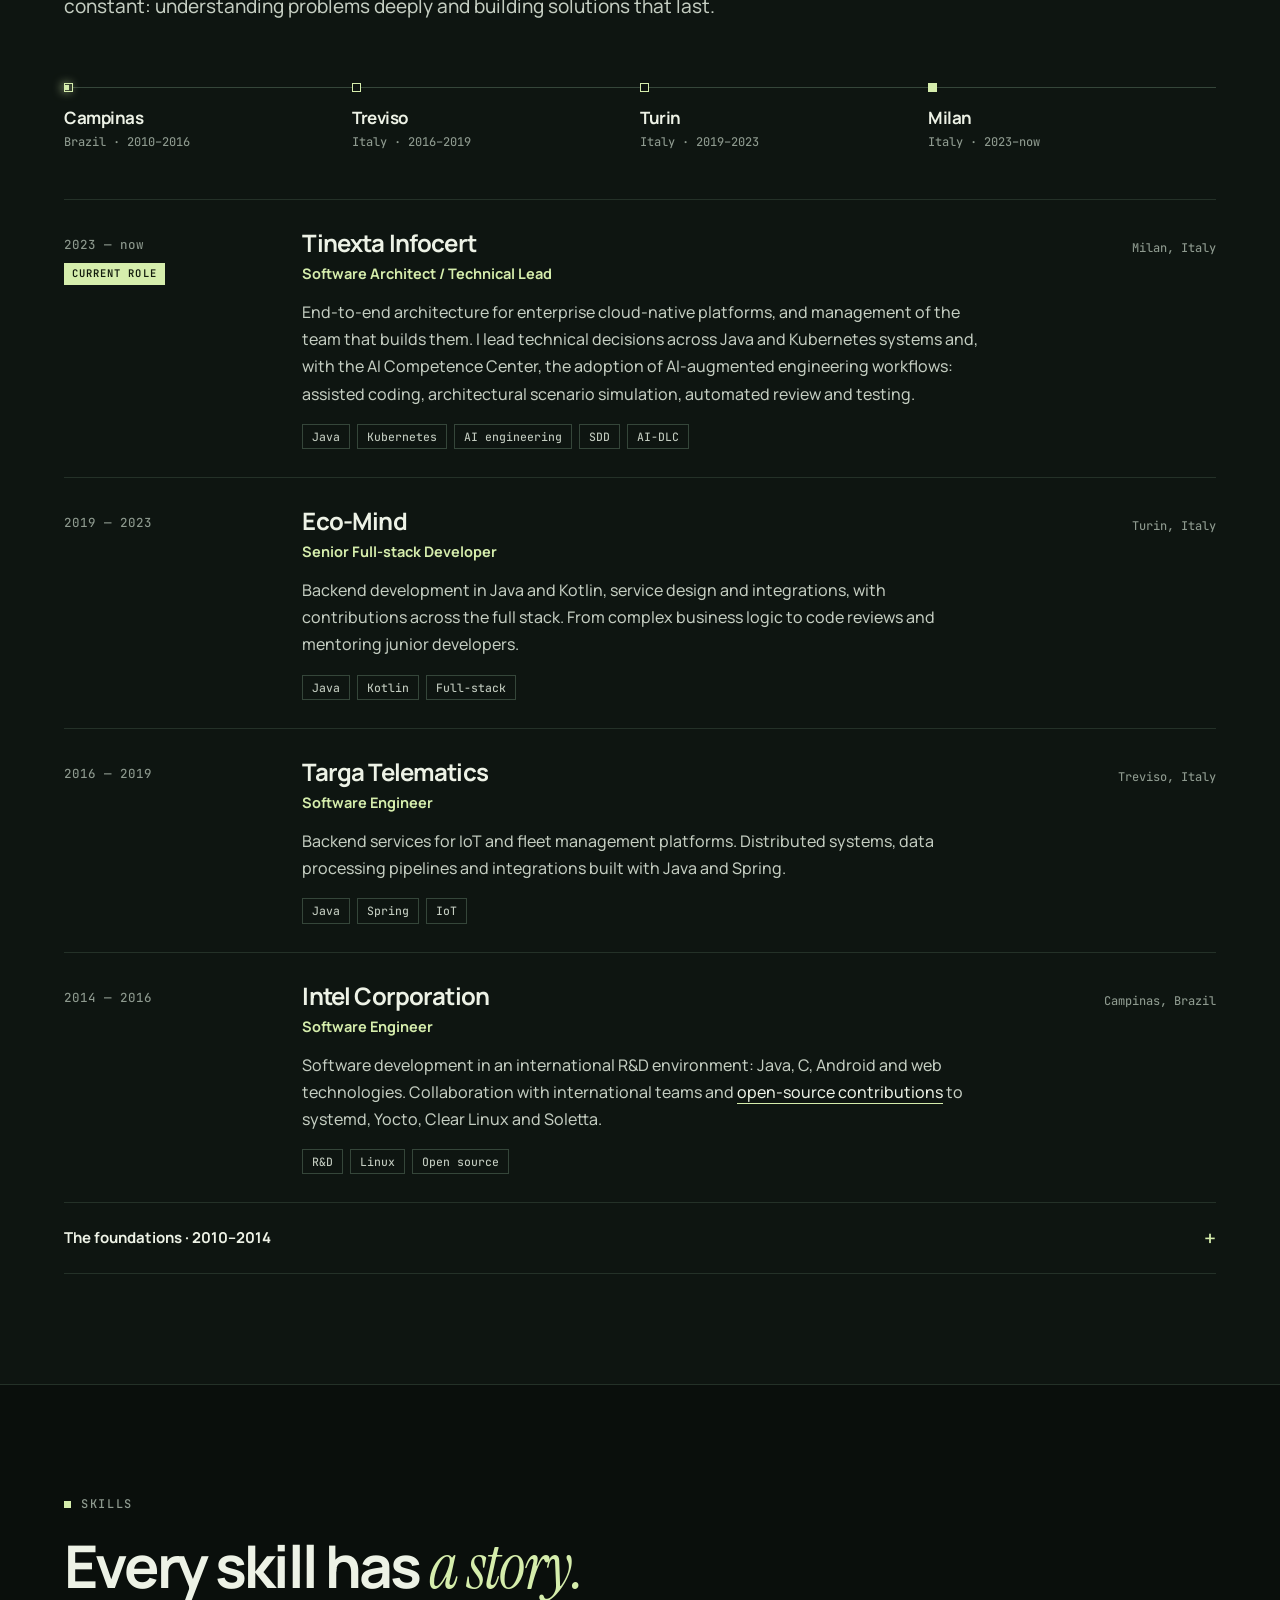
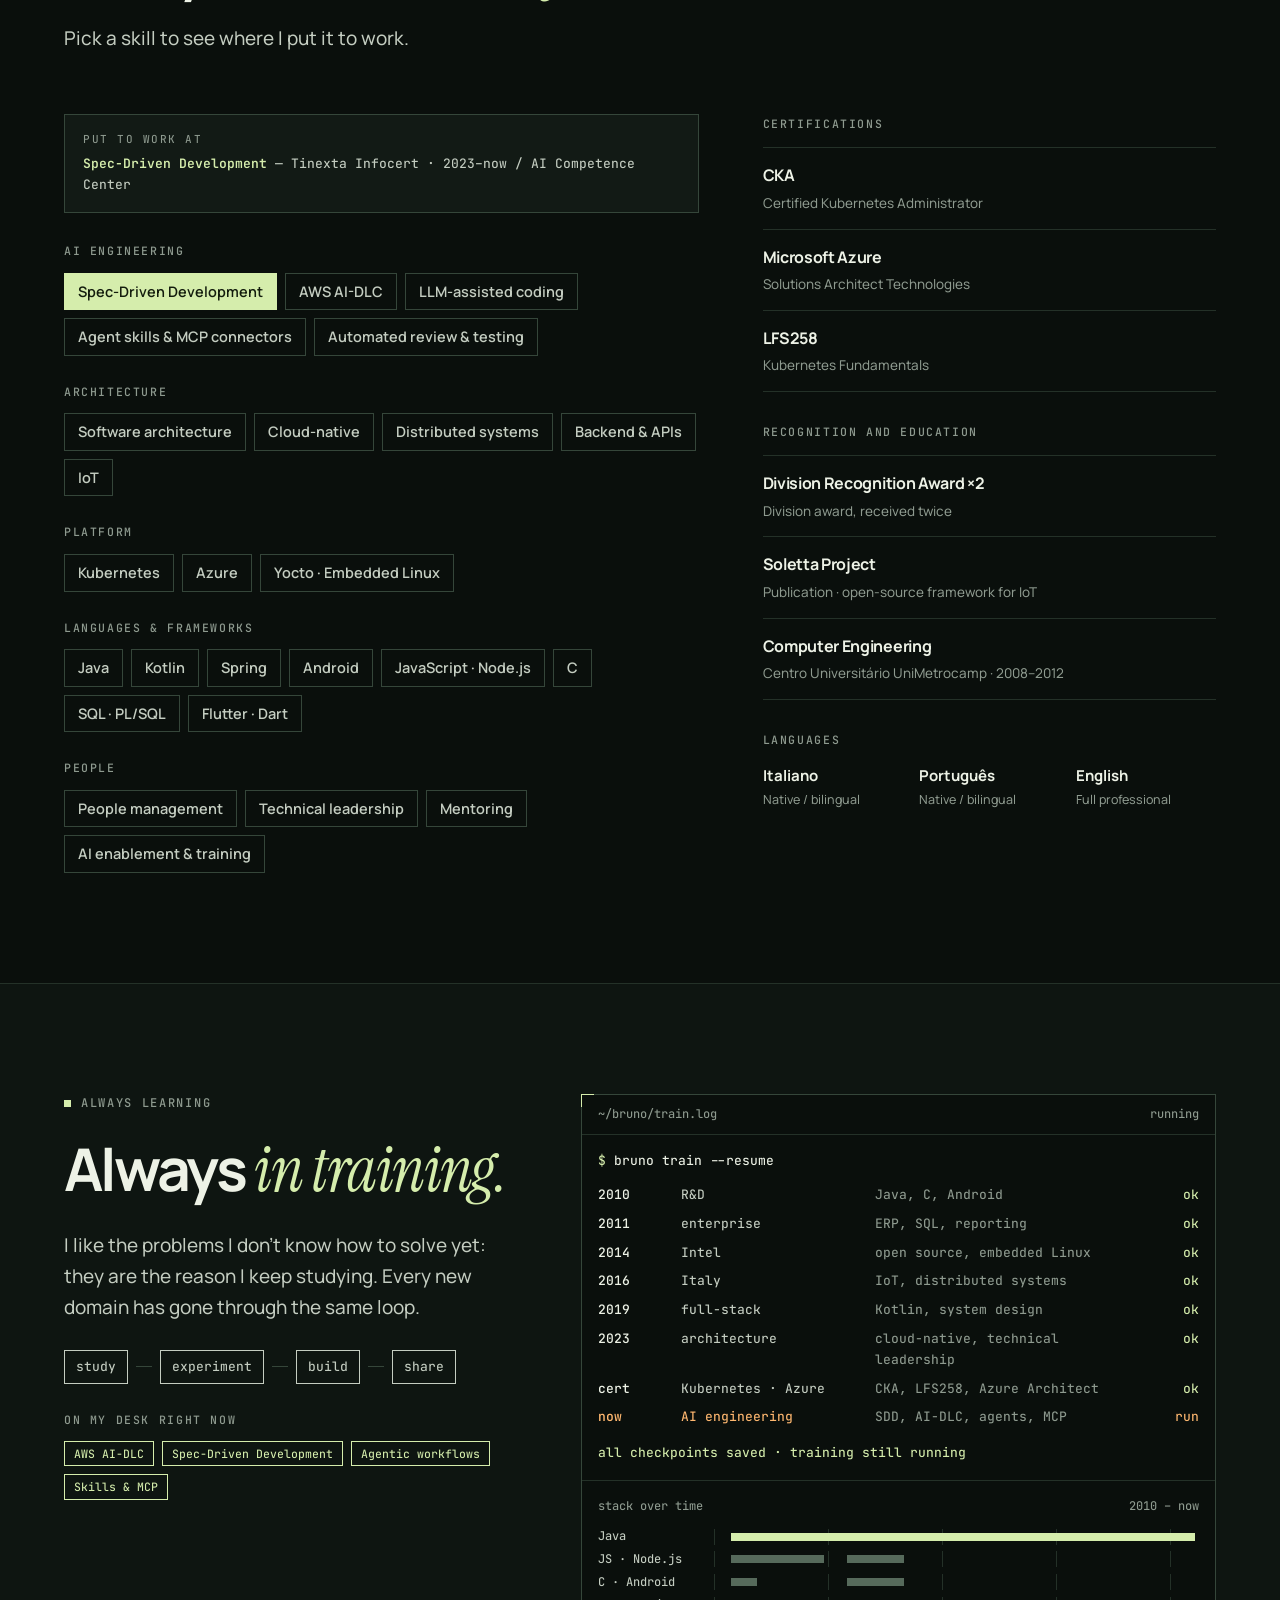
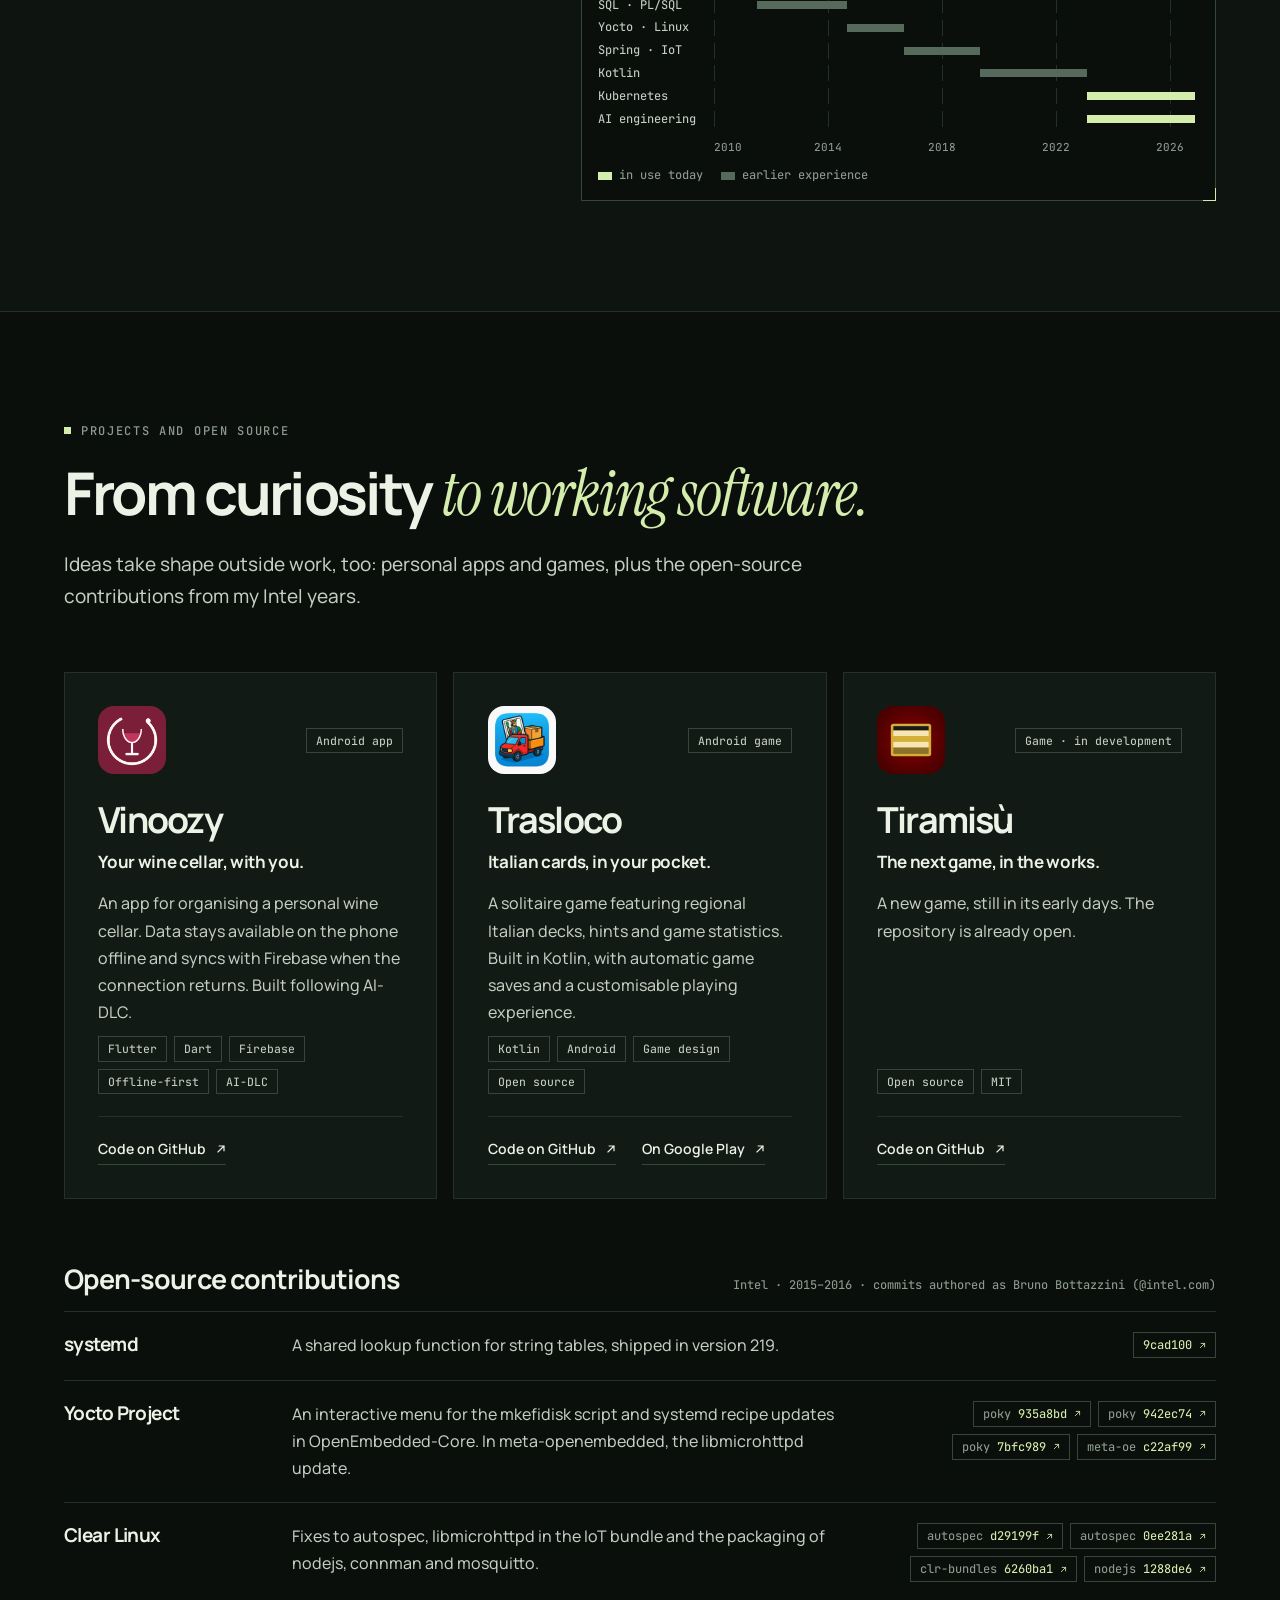
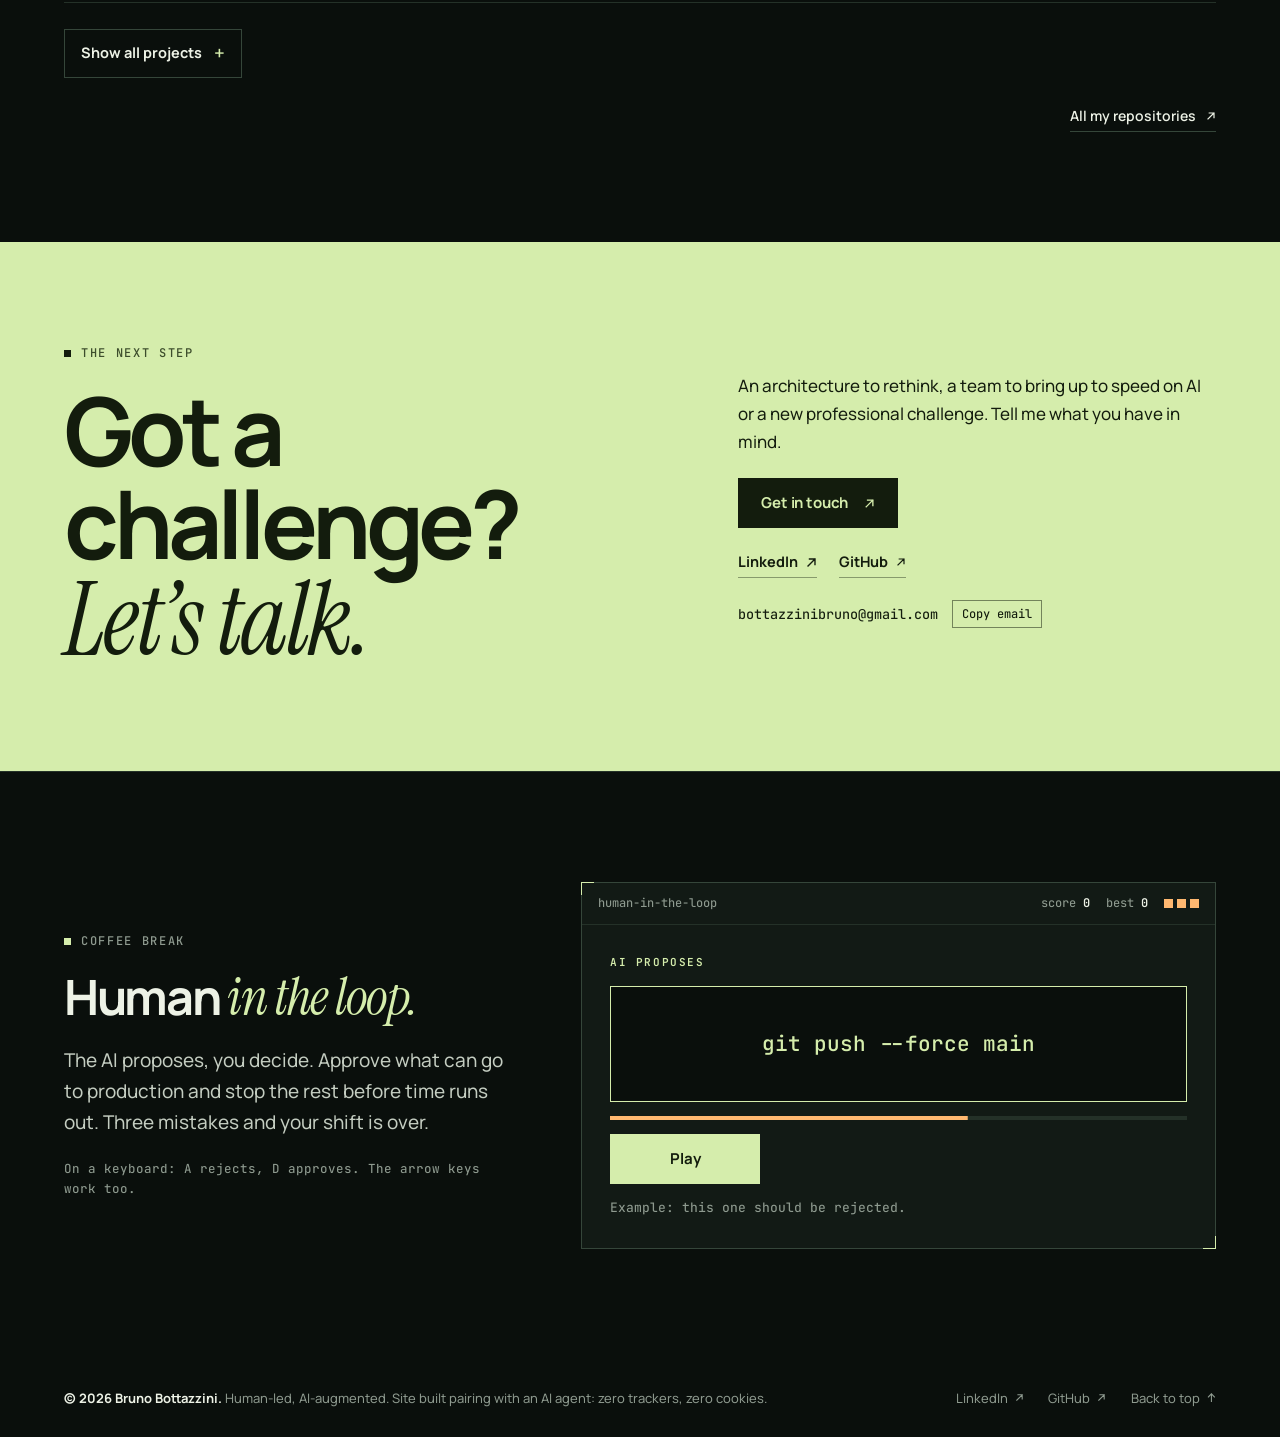
<file: en/index.html>
<!DOCTYPE html>
<html lang="en">
<head>
  <meta charset="utf-8">
  <meta name="viewport" content="width=device-width, initial-scale=1">
  <title>Bruno Bottazzini — Software Architect &amp; Technical Lead · AI engineering</title>
  <meta name="description" content="Software Architect and Technical Lead at Tinexta Infocert, member of its AI Competence Center. I design cloud-native systems and bring Spec-Driven Development and AWS AI-DLC to engineering teams.">
  <meta name="theme-color" content="#0a0f0c">
  <meta name="color-scheme" content="dark">
  <link rel="canonical" href="https://brunobottazzini.github.io/en/">
  <link rel="alternate" hreflang="it" href="https://brunobottazzini.github.io/">
  <link rel="alternate" hreflang="en" href="https://brunobottazzini.github.io/en/">
  <link rel="alternate" hreflang="pt-BR" href="https://brunobottazzini.github.io/pt-br/">
  <link rel="alternate" hreflang="x-default" href="https://brunobottazzini.github.io/">
  <meta property="og:type" content="profile">
  <meta property="og:title" content="Bruno Bottazzini — Software Architect &amp; Technical Lead · AI engineering">
  <meta property="og:description" content="Software Architect and Technical Lead at Tinexta Infocert, member of its AI Competence Center. I design cloud-native systems and bring Spec-Driven Development and AWS AI-DLC to engineering teams.">
  <meta property="og:url" content="https://brunobottazzini.github.io/en/">
  <meta property="og:image" content="https://brunobottazzini.github.io/assets/social-preview.jpg">
  <meta property="og:image:width" content="1200">
  <meta property="og:image:height" content="630">
  <meta property="og:image:alt" content="Bruno Bottazzini — Software Architect &amp; Technical Lead. Spec-driven. AI-augmented. Human-led.">
  <meta property="og:locale" content="en_GB">
  <meta property="og:site_name" content="Bruno Bottazzini">
  <meta property="profile:first_name" content="Bruno">
  <meta property="profile:last_name" content="Bottazzini">
  <meta name="twitter:card" content="summary_large_image">
  <meta name="twitter:title" content="Bruno Bottazzini — Software Architect &amp; Technical Lead · AI engineering">
  <meta name="twitter:description" content="Software Architect and Technical Lead at Tinexta Infocert, member of its AI Competence Center. I design cloud-native systems and bring Spec-Driven Development and AWS AI-DLC to engineering teams.">
  <meta name="twitter:image" content="https://brunobottazzini.github.io/assets/social-preview.jpg">
  <link rel="icon" href="../assets/favicon.svg" type="image/svg+xml">
  <link rel="preload" href="../assets/fonts/manrope-var.woff2" as="font" type="font/woff2" crossorigin>
  <link rel="stylesheet" href="../assets/style.css?v=6">
  <script>document.documentElement.classList.add('js')</script>
  <script src="../assets/script.js?v=6" defer></script>
  <script type="application/ld+json">{"@context": "https://schema.org", "@type": "Person", "name": "Bruno Bottazzini", "url": "https://brunobottazzini.github.io/en/", "image": "https://brunobottazzini.github.io/assets/bruno-bottazzini.jpg", "jobTitle": "Software Architect & Technical Lead", "description": "Software Architect and Technical Lead at Tinexta Infocert, member of its AI Competence Center. I design cloud-native systems and bring Spec-Driven Development and AWS AI-DLC to engineering teams.", "sameAs": ["https://www.linkedin.com/in/brunobottazzini/", "https://github.com/brunobottazzini"], "knowsLanguage": ["it", "en", "pt"], "knowsAbout": ["Software Architecture", "Spec-Driven Development", "AI-Driven Development Lifecycle (AI-DLC)", "AI-assisted engineering", "Kubernetes", "Java", "Cloud-native systems", "Embedded Linux", "Open source"], "worksFor": {"@type": "Organization", "name": "Tinexta Infocert"}, "homeLocation": {"@type": "Place", "name": "Turin, Italy"}}</script>
</head>
<body id="top">
<a class="skip-link" href="#main">Skip to content</a>
<div class="progress" aria-hidden="true"></div>

<header class="site-header">
  <div class="wrap header-inner">
    <a href="./" class="brand" aria-label="Bruno Bottazzini · Home"><span class="brand-mark" aria-hidden="true">bb</span><span class="brand-name">Bruno Bottazzini</span></a>
    <nav class="nav" id="navigation" aria-label="Main navigation">
      <a href="#method">Method</a>
      <a href="#experience">Experience</a>
      <a href="#skills">Skills</a>
      <a href="#projects">Projects</a>
      <a href="#contact">Contact</a>
    </nav>
    <div class="header-tools">
      <button class="kbd-btn" type="button" data-open-palette aria-label="Open the command palette"><span data-kbd>⌘K</span></button>
      <div class="languages" role="group" aria-label="Language"><a href="../" lang="it" hreflang="it" aria-label="Italiano">IT</a><span aria-hidden="true">/</span><a href="./" lang="en" hreflang="en" aria-label="English" aria-current="page">EN</a><span aria-hidden="true">/</span><a href="../pt-br/" lang="pt-BR" hreflang="pt-BR" aria-label="Português (Brasil)">PT</a></div>
      <button class="menu-toggle" type="button" aria-expanded="false" aria-controls="navigation"><span>Menu</span><span class="menu-lines" aria-hidden="true"></span></button>
    </div>
  </div>
</header>

<main id="main">

  <!-- HERO -->
  <section class="hero" aria-labelledby="hero-title">
    <canvas class="neural" aria-hidden="true"></canvas>
    <div class="wrap">
      <div class="hero-top">
        <p class="eyebrow">Software Architect · Technical Lead · AI Competence Center</p>
        <p class="status"><span class="dot" aria-hidden="true"></span>Turin, Italy</p>
      </div>
      <h1 id="hero-title"><span class="line">Software architect</span> <span class="line">for the <em>agentic era.</em></span></h1>
      <div class="hero-grid">
        <div class="hero-copy">
          <p class="hero-intro">I’m <strong>Bruno Bottazzini</strong>, Software Architect and Technical Lead at Tinexta Infocert and a member of its AI Competence Center. I design cloud-native platforms and help teams adopt a new way of building software: spec-driven, AI-augmented, human-led.</p>
          <div class="hero-actions">
            <a href="#contact" class="button">Let’s talk <span class="i-arrow" aria-hidden="true"></span></a>
            <a href="#method" class="button ghost">See how I work <span class="i-arrow down" aria-hidden="true"></span></a>
          </div>
          <figure class="id-card">
            <div class="id-frame hud"><div class="id-photo"><img src="../assets/bruno-bottazzini.jpg" width="460" height="460" alt="Bruno Bottazzini, Software Architect and Technical Lead" fetchpriority="high"></div></div>
            <figcaption class="id-meta">
              <strong>Bruno Bottazzini</strong>
              <span>Software Architect · Technical Lead</span>
              <span>Tinexta Infocert · AI Competence Center</span>
              <span class="id-human">human-in-the-loop</span>
            </figcaption>
          </figure>
        </div>

        <section class="agent hud" id="agent" aria-labelledby="agent-title">
          <header class="agent-bar"><span class="agent-led" aria-hidden="true"></span><h2 class="agent-name" id="agent-title">bruno.agent</h2><span class="agent-mode">demo · runs in your browser</span></header>
          <div class="agent-log" id="agent-log" tabindex="0" aria-label="Conversation with the demo agent"></div>
          <form class="agent-form" id="agent-form" autocomplete="off" onsubmit="return false">
            <span class="agent-prompt" aria-hidden="true">&gt;</span>
            <label class="sr-only" for="agent-input">Ask a question about Bruno</label>
            <input id="agent-input" type="text" name="q" maxlength="140" placeholder="Ask me anything about Bruno…" enterkeyhint="send">
            <button class="agent-send" type="submit">Ask</button>
          </form>
          <div class="agent-chips" role="group" aria-label="Suggested questions">
            <button class="chip" type="button" data-ask="Who is Bruno?">Who is Bruno?</button>
            <button class="chip" type="button" data-ask="How does he use AI?">How does he use AI?</button>
            <button class="chip" type="button" data-ask="What is AI-DLC?">What is AI-DLC?</button>
            <button class="chip" type="button" data-ask="What is he studying?">What is he studying?</button>
            <button class="chip" type="button" data-ask="Why work with him?">Why work with him?</button>
          </div>
          <p class="agent-note">Demo agent: Bruno wrote the answers and they run in your browser. No model, no data sent.</p>
          <div class="sr-only" role="status" aria-live="polite" id="agent-live"></div>
        </section>
      </div>

      <dl class="facts">
        <div class="fact"><dt>years shipping software</dt><dd>15+</dd></div>
        <div class="fact"><dt>AI-native methods in real delivery</dt><dd>SDD · AI-DLC</dd></div>
        <div class="fact"><dt>team, architecture and decisions</dt><dd>Ownership</dd></div>
        <div class="fact"><dt>three languages, two continents</dt><dd>IT · EN · PT</dd></div>
      </dl>
    </div>
  </section>

  <!-- AI COMPETENCE CENTER -->
  <section id="ai" class="section" aria-labelledby="ai-title">
    <div class="wrap">
      <header class="section-head reveal">
        <p class="eyebrow">AI Competence Center</p>
        <h2 id="ai-title">I bring AI <em>into</em> the way teams work every day.</h2>
        <p class="lead">At Tinexta Infocert I’m part of the AI Competence Center. My job is to get method and tools into the hands of delivery teams until they become everyday practice.</p>
      </header>
      <div class="bento">
        <article class="card spot card-wide reveal">
          <svg class="card-glyph" viewBox="0 0 48 48" aria-hidden="true"><rect x="5" y="9" width="15" height="20"/><path d="M9 15h7M9 19h7M9 23h4M23 19h6M27 16l3 3-3 3M37 13l-4 6 4 6M40 13l4 6-4 6"/></svg>
          <p class="card-kicker">Method</p>
          <h3>From spec to code, with AI in the loop.</h3>
          <p>With the Competence Center we took Spec-Driven Development and AWS AI-DLC into real delivery. The spec drives the work, AI plans and builds, people validate every step.</p>
          <p class="tags"><span class="tag">Spec-Driven Development</span><span class="tag">AWS AI-DLC</span></p>
        </article>
        <article class="card spot warm card-narrow reveal" style="--d:1">
          <svg class="card-glyph" viewBox="0 0 48 48" aria-hidden="true"><circle cx="24" cy="11" r="5"/><circle cx="10" cy="35" r="5"/><circle cx="38" cy="35" r="5"/><path d="M21.4 15.3 12.6 30.7M26.6 15.3l8.8 15.4M15 35h18"/></svg>
          <p class="card-kicker">People</p>
          <h3>Enablement and training.</h3>
          <p>I help teams grow with AI: workshops, onboarding and a network of champions who spread the practices from one team to the next.</p>
          <p class="tags"><span class="tag">Workshop</span><span class="tag">Onboarding</span><span class="tag">Champion network</span></p>
        </article>
        <article class="card spot card-narrow reveal">
          <svg class="card-glyph" viewBox="0 0 48 48" aria-hidden="true"><rect x="5" y="16" width="14" height="16"/><rect x="29" y="16" width="14" height="16"/><path d="M19 21h4M19 27h4M25 21h4M25 27h4M12 16V9M36 32v7"/></svg>
          <p class="card-kicker">Tools</p>
          <h3>Skills and MCP connectors for agents.</h3>
          <p>I build skills and MCP connectors: they are how an agent gets the rules, tools and domain knowledge it needs to do good work.</p>
          <p class="tags"><span class="tag">Skill</span><span class="tag">MCP</span><span class="tag">Agents</span></p>
        </article>
        <article class="card spot card-wide reveal" style="--d:1">
          <svg class="card-glyph" viewBox="0 0 48 48" aria-hidden="true"><path d="M24 5l15 6v11c0 10-6.5 17-15 21-8.5-4-15-11-15-21V11z"/><path d="M17 24l5 5 9-10"/></svg>
          <p class="card-kicker">Domain</p>
          <h3>Digital trust, where rigour comes first.</h3>
          <p>I work on digital trust platforms in the eIDAS2 space. Security, compliance and reliability are the starting requirements, and AI has to meet the same bar.</p>
          <p class="tags"><span class="tag">Digital trust</span><span class="tag">eIDAS2</span><span class="tag">Compliance</span></p>
        </article>
      </div>
    </div>
  </section>

  <!-- METHOD -->
  <section id="method" class="section section-raise" aria-labelledby="method-title">
    <div class="wrap">
      <header class="section-head reveal">
        <p class="eyebrow">Method · SDD + AWS AI-DLC</p>
        <h2 id="method-title">From intent to system, <em>one bolt at a time.</em></h2>
        <p class="lead">In AI-DLC, the AI drafts a plan, asks questions to clarify context and implements only after people have validated it. The pattern repeats in every phase. Pick a phase to see who does what.</p>
      </header>

      <ol class="loop reveal" aria-label="The repeating pattern">
        <li><span class="who">AI</span><strong>Plan</strong><span>drafts a plan of work</span></li>
        <li><span class="who">AI</span><strong>Ask</strong><span>asks questions to understand context</span></li>
        <li class="is-human"><span class="who">People</span><strong>Validate</strong><span>the team decides and approves</span></li>
        <li><span class="who">AI</span><strong>Implement</strong><span>only after validation</span></li>
      </ol>

      <div class="phases hud reveal" id="phases">
        <div class="phase-tabs" role="tablist" aria-label="AI-DLC phases">
          <button class="phase-tab" type="button" role="tab" id="tab-inception" aria-controls="panel-inception" aria-selected="true"><span class="phase-step">Phase 1</span><span class="phase-name">Inception</span><span class="phase-sub">from intent to units of work</span><span class="phase-bar" aria-hidden="true"></span></button>
          <button class="phase-tab" type="button" role="tab" id="tab-construction" aria-controls="panel-construction" aria-selected="false" tabindex="-1"><span class="phase-step">Phase 2</span><span class="phase-name">Construction</span><span class="phase-sub">from design to tested code</span><span class="phase-bar" aria-hidden="true"></span></button>
          <button class="phase-tab" type="button" role="tab" id="tab-operations" aria-controls="panel-operations" aria-selected="false" tabindex="-1"><span class="phase-step">Phase 3</span><span class="phase-name">Operations</span><span class="phase-sub">from code to production</span><span class="phase-bar" aria-hidden="true"></span></button>
        </div>
        <div class="phase-panel" role="tabpanel" id="panel-inception" aria-labelledby="tab-inception" tabindex="0">
          <h3>Business intent becomes a plan of work.</h3>
          <div class="duo">
            <div class="duo-ai"><p class="who">AI proposes</p><p>Turns business intent into requirements, user stories and units of work.</p></div>
            <div class="duo-human"><p class="who human">People decide</p><p>The whole team validates the AI’s questions and proposals. This is Mob Elaboration.</p></div>
          </div>
          <ul class="chain"><li class="chain-label">Artifacts</li><li><span>intent</span></li><li><span>requirements</span></li><li><span>user story</span></li><li><span>units of work</span></li></ul>
        </div>
        <div class="phase-panel" role="tabpanel" id="panel-construction" aria-labelledby="tab-construction" tabindex="0">
          <h3>The plan becomes architecture, code and tests.</h3>
          <div class="duo">
            <div class="duo-ai"><p class="who">AI proposes</p><p>Proposes logical architecture, domain models, code and tests, building on the context already validated.</p></div>
            <div class="duo-human"><p class="who human">People decide</p><p>The team clarifies technical and architectural choices in real time. This is Mob Construction.</p></div>
          </div>
          <ul class="chain"><li class="chain-label">Artifacts</li><li><span>logical architecture</span></li><li><span>domain model</span></li><li><span>code</span></li><li><span>tests</span></li></ul>
        </div>
        <div class="phase-panel" role="tabpanel" id="panel-operations" aria-labelledby="tab-operations" tabindex="0">
          <h3>The code reaches production.</h3>
          <div class="duo">
            <div class="duo-ai"><p class="who">AI proposes</p><p>Applies the accumulated context to infrastructure as code and deployments.</p></div>
            <div class="duo-human"><p class="who human">People decide</p><p>The team oversees infrastructure and releases.</p></div>
          </div>
          <ul class="chain"><li class="chain-label">Artifacts</li><li><span>infrastructure as code</span></li><li><span>pipeline</span></li><li><span>deployment</span></li></ul>
        </div>
      </div>

      <dl class="glossary reveal">
        <div><dt>spec</dt><dd>The spec is the source of truth. It lives in the repository, versioned, and guides both people and agents.</dd></div>
        <div><dt>bolt</dt><dd>Work cycles measured in hours or days. They replace sprints.</dd></div>
        <div><dt>unit of work</dt><dd>The units the work is split into. They replace epics.</dd></div>
        <div><dt>mob elaboration</dt><dd>The team works together and validates what the AI proposes in real time.</dd></div>
      </dl>

      <p class="method-note reveal"><span><strong>My fixed point:</strong> AI accelerates, accountability for decisions stays with people.</span><a class="text-link" href="https://aws.amazon.com/blogs/devops/ai-driven-development-life-cycle/" target="_blank" rel="noopener noreferrer">AI-DLC as described by AWS <span class="i-arrow" aria-hidden="true"></span></a></p>
    </div>
  </section>

  <!-- APPROACH -->
  <section id="approach" class="section" aria-labelledby="approach-title">
    <div class="wrap">
      <header class="section-head reveal">
        <p class="eyebrow">Approach</p>
        <h2 id="approach-title">The bigger picture. <em>Hands-on engineering.</em></h2>
        <p class="lead">The best technical decisions connect business goals, software quality and people. My work brings these perspectives together, from architecture to implementation details.</p>
      </header>
      <div class="principles">
        <article class="principle reveal">
          <svg viewBox="0 0 42 42" aria-hidden="true"><rect x="3" y="3" width="14" height="14"/><rect x="25" y="25" width="14" height="14"/><path d="M17 10h15v15M10 17v15h15"/></svg>
          <h3>Architecture that evolves</h3><p>I turn requirements and constraints into scalable, secure and maintainable distributed systems. I make trade-offs explicit and establish a clear technical direction.</p><p class="kick">Cloud-native · Distributed systems</p>
        </article>
        <article class="principle reveal" style="--d:1">
          <svg viewBox="0 0 42 42" aria-hidden="true"><path d="M21 2v9M21 31v9M2 21h9M31 21h9M7 7l7 7M28 28l7 7M7 35l7-7M28 14l7-7"/><rect x="13" y="13" width="16" height="16"/></svg>
          <h3>AI, with judgment</h3><p>I integrate AI into engineering: assisted development, code review, testing and exploration of architectural alternatives. Technical judgment stays at the centre.</p><p class="kick">AI engineering · Quality</p>
        </article>
        <article class="principle reveal" style="--d:2">
          <svg viewBox="0 0 42 42" aria-hidden="true"><circle cx="21" cy="10" r="5"/><path d="M12 30v-6a9 9 0 0 1 18 0v6M5 16a4 4 0 0 1 0 8M37 16a4 4 0 0 0 0 8M4 28v9h34v-9"/></svg>
          <h3>Leadership that decides</h3><p>I manage the people on the team and the direction of the architecture. I decide where to take it, take responsibility for the choices and see projects through to production, staying close to the code and to the people who write it.</p><p class="kick">People management · Decision making</p>
        </article>
      </div>
    </div>
  </section>

  <!-- EXPERIENCE -->
  <section id="experience" class="section section-raise" aria-labelledby="experience-title">
    <div class="wrap">
      <header class="section-head reveal">
        <p class="eyebrow">Experience</p>
        <h2 id="experience-title">Two continents, <em>one constant.</em></h2>
        <p class="lead">From research in Brazil to enterprise platforms in Italy. Different domains, one constant: understanding problems deeply and building solutions that last.</p>
      </header>
      <div class="route-wrap reveal">
        <ol class="route" aria-label="Stops along the way">
          <li><strong>Campinas</strong><span>Brazil · 2010–2016</span></li>
          <li><strong>Treviso</strong><span>Italy · 2016–2019</span></li>
          <li><strong>Turin</strong><span>Italy · 2019–2023</span></li>
          <li><strong>Milan</strong><span>Italy · 2023–now</span></li>
        </ol>
        <span class="route-run" aria-hidden="true"></span>
      </div>
      <div class="timeline">
        <article class="career reveal" data-role="infocert"><div class="career-date"><span>2023 — now</span><span class="now">Current role</span></div><div><div class="career-title"><h3>Tinexta Infocert</h3><span class="career-place">Milan, Italy</span></div><p class="career-role">Software Architect / Technical Lead</p><p class="career-text">End-to-end architecture for enterprise cloud-native platforms, and management of the team that builds them. I lead technical decisions across Java and Kubernetes systems and, with the AI Competence Center, the adoption of AI-augmented engineering workflows: assisted coding, architectural scenario simulation, automated review and testing.</p><div class="career-tech"><span class="tag">Java</span><span class="tag">Kubernetes</span><span class="tag">AI engineering</span><span class="tag">SDD</span><span class="tag">AI-DLC</span></div></div></article>
        <article class="career reveal" data-role="ecomind"><div class="career-date"><span>2019 — 2023</span></div><div><div class="career-title"><h3>Eco-Mind</h3><span class="career-place">Turin, Italy</span></div><p class="career-role">Senior Full-stack Developer</p><p class="career-text">Backend development in Java and Kotlin, service design and integrations, with contributions across the full stack. From complex business logic to code reviews and mentoring junior developers.</p><div class="career-tech"><span class="tag">Java</span><span class="tag">Kotlin</span><span class="tag">Full-stack</span></div></div></article>
        <article class="career reveal" data-role="targa"><div class="career-date"><span>2016 — 2019</span></div><div><div class="career-title"><h3>Targa Telematics</h3><span class="career-place">Treviso, Italy</span></div><p class="career-role">Software Engineer</p><p class="career-text">Backend services for IoT and fleet management platforms. Distributed systems, data processing pipelines and integrations built with Java and Spring.</p><div class="career-tech"><span class="tag">Java</span><span class="tag">Spring</span><span class="tag">IoT</span></div></div></article>
        <article class="career reveal" data-role="intel"><div class="career-date"><span>2014 — 2016</span></div><div><div class="career-title"><h3>Intel Corporation</h3><span class="career-place">Campinas, Brazil</span></div><p class="career-role">Software Engineer</p><p class="career-text">Software development in an international R&amp;D environment: Java, C, Android and web technologies. Collaboration with international teams and <a href="#opensource">open-source contributions</a> to systemd, Yocto, Clear Linux and Soletta.</p><div class="career-tech"><span class="tag">R&amp;D</span><span class="tag">Linux</span><span class="tag">Open source</span></div></div></article>
        <details class="earlier">
          <summary>The foundations · 2010–2014</summary>
          <article class="career" data-role="e9"><div class="career-date"><span>2013 — 2014</span></div><div><div class="career-title"><h3>E9 Tecnologia e Inovações</h3><span class="career-place">Campinas, Brazil</span></div><p class="career-role">Software Engineer</p><p class="career-text">Enterprise ERP solutions with Java, JSF and PrimeFaces; relational databases, PL/SQL and reporting with JasperReports.</p></div></article>
          <article class="career" data-role="icaro"><div class="career-date"><span>2011 — 2013</span></div><div><div class="career-title"><h3>Ícaro Technologies</h3><span class="career-place">Campinas, Brazil</span></div><p class="career-role">Software Engineer</p><p class="career-text">Enterprise Java and JavaScript applications, business logic, data access and reporting.</p></div></article>
          <article class="career" data-role="cti"><div class="career-date"><span>2010 — 2011</span></div><div><div class="career-title"><h3>CTI Renato Archer</h3><span class="career-place">Campinas, Brazil</span></div><p class="career-role">Software Engineer · R&amp;D</p><p class="career-text">Research and development with Java, C, Android and web technologies, including system-level components and open-source initiatives such as <a href="#opensource-invesalius">InVesalius</a>.</p></div></article>
        </details>
      </div>
    </div>
  </section>

  <!-- SKILLS -->
  <section id="skills" class="section" aria-labelledby="skills-title">
    <div class="wrap">
      <header class="section-head reveal">
        <p class="eyebrow">Skills</p>
        <h2 id="skills-title">Every skill has <em>a story.</em></h2>
        <p class="lead">Pick a skill to see where I put it to work.</p>
      </header>
      <div class="skills-grid">
        <div class="reveal">
          <p class="evidence" id="evidence" role="status" aria-live="polite"><span class="evidence-label">Put to work at</span><span id="evidence-text"><strong>Spec-Driven Development</strong> — Tinexta Infocert · 2023–now / AI Competence Center</span></p>
          <div class="skill-groups">
            <div class="skill-group"><h3 class="group-title">AI engineering</h3><ul class="skill-list"><li><button class="skill" type="button" aria-pressed="true" data-evidence="Tinexta Infocert · 2023–now / AI Competence Center">Spec-Driven Development</button></li><li><button class="skill" type="button" aria-pressed="false" data-evidence="Tinexta Infocert · 2023–now / AI Competence Center">AWS AI-DLC</button></li><li><button class="skill" type="button" aria-pressed="false" data-evidence="Tinexta Infocert · 2023–now">LLM-assisted coding</button></li><li><button class="skill" type="button" aria-pressed="false" data-evidence="Tinexta Infocert · 2023–now / AI Competence Center">Agent skills &amp; MCP connectors</button></li><li><button class="skill" type="button" aria-pressed="false" data-evidence="Tinexta Infocert · 2023–now">Automated review &amp; testing</button></li></ul></div>
            <div class="skill-group"><h3 class="group-title">Architecture</h3><ul class="skill-list"><li><button class="skill" type="button" aria-pressed="false" data-evidence="Tinexta Infocert · 2023–now / Eco-Mind · 2019–2023">Software architecture</button></li><li><button class="skill" type="button" aria-pressed="false" data-evidence="Tinexta Infocert · 2023–now">Cloud-native</button></li><li><button class="skill" type="button" aria-pressed="false" data-evidence="Tinexta Infocert · 2023–now / Targa Telematics · 2016–2019">Distributed systems</button></li><li><button class="skill" type="button" aria-pressed="false" data-evidence="Tinexta Infocert · 2023–now / Eco-Mind · 2019–2023 / Targa Telematics · 2016–2019">Backend &amp; APIs</button></li><li><button class="skill" type="button" aria-pressed="false" data-evidence="Targa Telematics · 2016–2019 / Intel · 2014–2016 / Soletta Project">IoT</button></li></ul></div>
            <div class="skill-group"><h3 class="group-title">Platform</h3><ul class="skill-list"><li><button class="skill" type="button" aria-pressed="false" data-evidence="Tinexta Infocert · 2023–now / CKA certification · LFS258">Kubernetes</button></li><li><button class="skill" type="button" aria-pressed="false" data-evidence="Microsoft Azure Solutions Architect Technologies certification">Azure</button></li><li><button class="skill" type="button" aria-pressed="false" data-evidence="Intel · 2014–2016 / commits in systemd, OpenEmbedded-Core and Clear Linux">Yocto · Embedded Linux</button></li></ul></div>
            <div class="skill-group"><h3 class="group-title">Languages &amp; frameworks</h3><ul class="skill-list"><li><button class="skill" type="button" aria-pressed="false" data-evidence="Tinexta Infocert · 2023–now / Eco-Mind · 2019–2023 / Targa Telematics · 2016–2019 / Intel · 2014–2016 / E9 · 2013–2014 / Ícaro · 2011–2013 / CTI Renato Archer · 2010–2011">Java</button></li><li><button class="skill" type="button" aria-pressed="false" data-evidence="Eco-Mind · 2019–2023 / Trasloco (personal project)">Kotlin</button></li><li><button class="skill" type="button" aria-pressed="false" data-evidence="Targa Telematics · 2016–2019">Spring</button></li><li><button class="skill" type="button" aria-pressed="false" data-evidence="Intel · 2014–2016 / CTI Renato Archer · 2010–2011 / Trasloco (personal project)">Android</button></li><li><button class="skill" type="button" aria-pressed="false" data-evidence="Intel · 2014–2016 / Ícaro · 2011–2013 / CTI Renato Archer · 2010–2011">JavaScript · Node.js</button></li><li><button class="skill" type="button" aria-pressed="false" data-evidence="Intel · 2014–2016 / CTI Renato Archer · 2010–2011">C</button></li><li><button class="skill" type="button" aria-pressed="false" data-evidence="E9 · 2013–2014 / Ícaro · 2011–2013">SQL · PL/SQL</button></li><li><button class="skill" type="button" aria-pressed="false" data-evidence="Vinoozy (personal project)">Flutter · Dart</button></li></ul></div>
            <div class="skill-group"><h3 class="group-title">People</h3><ul class="skill-list"><li><button class="skill" type="button" aria-pressed="false" data-evidence="Tinexta Infocert · 2023–now">People management</button></li><li><button class="skill" type="button" aria-pressed="false" data-evidence="Tinexta Infocert · 2023–now">Technical leadership</button></li><li><button class="skill" type="button" aria-pressed="false" data-evidence="Tinexta Infocert · 2023–now / Eco-Mind · 2019–2023">Mentoring</button></li><li><button class="skill" type="button" aria-pressed="false" data-evidence="Tinexta Infocert · 2023–now / AI Competence Center">AI enablement &amp; training</button></li></ul></div>
          </div>
        </div>
        <div class="creds reveal" style="--d:1">
          <div>
            <h3 class="group-title">Certifications</h3>
            <ul class="cred-list" style="margin-top:14px">
              <li><strong>CKA</strong><span>Certified Kubernetes Administrator</span></li>
              <li><strong>Microsoft Azure</strong><span>Solutions Architect Technologies</span></li>
              <li><strong>LFS258</strong><span>Kubernetes Fundamentals</span></li>
            </ul>
          </div>
          <div>
            <h3 class="group-title">Recognition and education</h3>
            <ul class="cred-list" style="margin-top:14px">
              <li><strong>Division Recognition Award ×2</strong><span>Division award, received twice</span></li>
              <li><strong>Soletta Project</strong><span>Publication · open-source framework for IoT</span></li>
              <li><strong>Computer Engineering</strong><span>Centro Universitário UniMetrocamp · 2008–2012</span></li>
            </ul>
          </div>
          <div>
            <h3 class="group-title">Languages</h3>
            <div class="langs" style="margin-top:14px">
              <div><strong>Italiano</strong><span>Native / bilingual</span></div>
              <div><strong>Português</strong><span>Native / bilingual</span></div>
              <div><strong>English</strong><span>Full professional</span></div>
            </div>
          </div>
        </div>
      </div>
    </div>
  </section>

  <!-- LEARNING -->
  <section id="learning" class="section section-raise" aria-labelledby="learning-title">
    <div class="wrap">
      <div class="learn-grid">
        <div class="learn-copy reveal">
          <p class="eyebrow">Always learning</p>
          <h2 id="learning-title">Always <em>in training.</em></h2>
          <p class="lead">I like the problems I don’t know how to solve yet: they are the reason I keep studying. Every new domain has gone through the same loop.</p>
          <ol class="cycle" aria-label="The loop">
            <li><span>study</span></li><li><span>experiment</span></li><li><span>build</span></li><li><span>share</span></li>
          </ol>
          <div>
            <h3 class="group-title" style="margin-bottom:12px">On my desk right now</h3>
            <p class="now-list"><span class="tag">AWS AI-DLC</span><span class="tag">Spec-Driven Development</span><span class="tag">Agentic workflows</span><span class="tag">Skills &amp; MCP</span></p>
          </div>
        </div>
        <div class="term hud reveal" id="trainlog" style="--d:1">
          <div class="term-bar"><span>~/bruno/train.log</span><span>running</span></div>
          <div class="term-body" role="group" aria-label="Training log">
            <p class="term-cmd" style="--i:0">bruno train --resume</p>
            <p class="term-row" style="--i:1"><b>2010</b><i>R&amp;D</i><span>Java, C, Android</span><em>ok</em></p>
            <p class="term-row" style="--i:2"><b>2011</b><i>enterprise</i><span>ERP, SQL, reporting</span><em>ok</em></p>
            <p class="term-row" style="--i:3"><b>2014</b><i>Intel</i><span>open source, embedded Linux</span><em>ok</em></p>
            <p class="term-row" style="--i:4"><b>2016</b><i>Italy</i><span>IoT, distributed systems</span><em>ok</em></p>
            <p class="term-row" style="--i:5"><b>2019</b><i>full-stack</i><span>Kotlin, system design</span><em>ok</em></p>
            <p class="term-row" style="--i:6"><b>2023</b><i>architecture</i><span>cloud-native, technical leadership</span><em>ok</em></p>
            <p class="term-row" style="--i:7"><b>cert</b><i>Kubernetes · Azure</i><span>CKA, LFS258, Azure Architect</span><em>ok</em></p>
            <p class="term-row live" style="--i:8"><b>now</b><i>AI engineering</i><span>SDD, AI-DLC, agents, MCP</span><em>run</em></p>
            <p class="term-end" style="--i:9">all checkpoints saved · training still running</p>
          </div>
          <figure class="term-chart" style="--tick:23.5294%">
            <figcaption class="chart-head"><span>stack over time</span><span>2010 – now</span></figcaption>
            <ol class="tl" aria-label="Technologies used over time, from 2010 to now">
              <li class="tl-row" style="--i:0" data-info="2010–now · CTI Renato Archer, Ícaro, E9, Intel, Targa Telematics, Eco-Mind, Tinexta Infocert"><span class="tl-label">Java</span><span class="tl-track" aria-hidden="true"><i class="tl-bar on" style="--s:3.43%;--w:95.83%"></i></span><span class="sr-only">2010–now · CTI Renato Archer, Ícaro, E9, Intel, Targa Telematics, Eco-Mind, Tinexta Infocert</span></li>
              <li class="tl-row" style="--i:1" data-info="2010–2013, 2014–2016 · CTI Renato Archer, Ícaro, Intel"><span class="tl-label">JS · Node.js</span><span class="tl-track" aria-hidden="true"><i class="tl-bar" style="--s:3.43%;--w:19.12%"></i><i class="tl-bar" style="--s:27.45%;--w:11.76%"></i></span><span class="sr-only">2010–2013, 2014–2016 · CTI Renato Archer, Ícaro, Intel</span></li>
              <li class="tl-row" style="--i:2" data-info="2010–2011, 2014–2016 · CTI Renato Archer, Intel"><span class="tl-label">C · Android</span><span class="tl-track" aria-hidden="true"><i class="tl-bar" style="--s:3.43%;--w:5.39%"></i><i class="tl-bar" style="--s:27.45%;--w:11.76%"></i></span><span class="sr-only">2010–2011, 2014–2016 · CTI Renato Archer, Intel</span></li>
              <li class="tl-row" style="--i:3" data-info="2011–2014 · Ícaro, E9"><span class="tl-label">SQL · PL/SQL</span><span class="tl-track" aria-hidden="true"><i class="tl-bar" style="--s:8.82%;--w:18.63%"></i></span><span class="sr-only">2011–2014 · Ícaro, E9</span></li>
              <li class="tl-row" style="--i:4" data-info="2014–2016 · Intel"><span class="tl-label">Yocto · Linux</span><span class="tl-track" aria-hidden="true"><i class="tl-bar" style="--s:27.45%;--w:11.76%"></i></span><span class="sr-only">2014–2016 · Intel</span></li>
              <li class="tl-row" style="--i:5" data-info="2016–2019 · Targa Telematics"><span class="tl-label">Spring · IoT</span><span class="tl-track" aria-hidden="true"><i class="tl-bar" style="--s:39.22%;--w:15.69%"></i></span><span class="sr-only">2016–2019 · Targa Telematics</span></li>
              <li class="tl-row" style="--i:6" data-info="2019–2023 · Eco-Mind"><span class="tl-label">Kotlin</span><span class="tl-track" aria-hidden="true"><i class="tl-bar" style="--s:54.90%;--w:22.06%"></i></span><span class="sr-only">2019–2023 · Eco-Mind</span></li>
              <li class="tl-row" style="--i:7" data-info="2023–now · Tinexta Infocert"><span class="tl-label">Kubernetes</span><span class="tl-track" aria-hidden="true"><i class="tl-bar on" style="--s:76.96%;--w:22.30%"></i></span><span class="sr-only">2023–now · Tinexta Infocert</span></li>
              <li class="tl-row" style="--i:8" data-info="2023–now · Tinexta Infocert"><span class="tl-label">AI engineering</span><span class="tl-track" aria-hidden="true"><i class="tl-bar on" style="--s:76.96%;--w:22.30%"></i></span><span class="sr-only">2023–now · Tinexta Infocert</span></li>
            </ol>
            <div class="tl-axis" aria-hidden="true"><span style="--x:0.00%">2010</span><span style="--x:23.53%">2014</span><span style="--x:47.06%">2018</span><span style="--x:70.59%">2022</span><span style="--x:94.12%">2026</span></div>
            <p class="tl-legend"><span class="key-on">in use today</span><span class="key-off">earlier experience</span></p>
          </figure>
        </div>
      </div>
    </div>
  </section>

  <!-- PROJECTS -->
  <section id="projects" class="section" aria-labelledby="projects-title">
    <div class="wrap">
      <header class="section-head reveal">
        <p class="eyebrow">Projects and open source</p>
        <h2 id="projects-title">From curiosity <em>to working software.</em></h2>
        <p class="lead">Ideas take shape outside work, too: personal apps and games, plus the open-source contributions from my Intel years.</p>
      </header>
      <div class="projects-grid">
        <article class="card spot project reveal" data-tilt aria-labelledby="vinoozy-title">
          <div class="project-top"><img src="../assets/projects/vinoozy.png" alt="" width="68" height="68" loading="lazy"><span class="tag">Android app</span></div>
          <h3 id="vinoozy-title">Vinoozy</h3>
          <p class="project-tagline">Your wine cellar, with you.</p>
          <p>An app for organising a personal wine cellar. Data stays available on the phone offline and syncs with Firebase when the connection returns. Built following AI-DLC.</p>
          <p class="tags"><span class="tag">Flutter</span><span class="tag">Dart</span><span class="tag">Firebase</span><span class="tag">Offline-first</span><span class="tag">AI-DLC</span></p>
          <div class="project-links"><a class="text-link" href="https://github.com/brunobottazzini/Vinoozy" target="_blank" rel="noopener noreferrer" aria-label="Code on GitHub: Vinoozy">Code on GitHub <span class="i-arrow" aria-hidden="true"></span></a></div>
        </article>
        <article class="card spot project reveal" data-tilt style="--d:1" aria-labelledby="trasloco-title">
          <div class="project-top"><img src="../assets/projects/trasloco.png" alt="" width="68" height="68" loading="lazy"><span class="tag">Android game</span></div>
          <h3 id="trasloco-title">Trasloco</h3>
          <p class="project-tagline">Italian cards, in your pocket.</p>
          <p>A solitaire game featuring regional Italian decks, hints and game statistics. Built in Kotlin, with automatic game saves and a customisable playing experience.</p>
          <p class="tags"><span class="tag">Kotlin</span><span class="tag">Android</span><span class="tag">Game design</span><span class="tag">Open source</span></p>
          <div class="project-links"><a class="text-link" href="https://github.com/brunobottazzini/Trasloco" target="_blank" rel="noopener noreferrer" aria-label="Code on GitHub: Trasloco">Code on GitHub <span class="i-arrow" aria-hidden="true"></span></a><a class="text-link" href="https://play.google.com/store/apps/details?id=com.bottazzini.trasloco" target="_blank" rel="noopener noreferrer">On Google Play <span class="i-arrow" aria-hidden="true"></span></a></div>
        </article>
        <article class="card spot project reveal" data-tilt style="--d:2" aria-labelledby="tiramisu-title">
          <div class="project-top"><img src="../assets/projects/tiramisu.svg" alt="" width="68" height="68" loading="lazy"><span class="tag">Game · in development</span></div>
          <h3 id="tiramisu-title">Tiramisù</h3>
          <p class="project-tagline">The next game, in the works.</p>
          <p>A new game, still in its early days. The repository is already open.</p>
          <p class="tags"><span class="tag">Open source</span><span class="tag">MIT</span></p>
          <div class="project-links"><a class="text-link" href="https://github.com/brunobottazzini/Tiramisu" target="_blank" rel="noopener noreferrer" aria-label="Code on GitHub: Tiramisù">Code on GitHub <span class="i-arrow" aria-hidden="true"></span></a></div>
        </article>
      </div>

      <section class="oss reveal" id="opensource" aria-labelledby="oss-title">
        <header class="oss-head"><h3 id="oss-title">Open-source contributions</h3><p>Intel · 2015–2016 · commits authored as Bruno Bottazzini (@intel.com)</p></header>
        <ul class="oss-list">
          <li class="oss-row"><h4>systemd</h4><p>A shared lookup function for string tables, shipped in version 219.</p><p class="oss-links"><a class="commit" href="https://github.com/systemd/systemd/commit/9cad100eca602aa33c2f56475c30fccf14abea1a" target="_blank" rel="noopener noreferrer" aria-label="commit 9cad100 · systemd">9cad100 <span class="i-arrow" aria-hidden="true"></span></a></p></li>
          <li class="oss-row"><h4>Yocto Project</h4><p>An interactive menu for the mkefidisk script and systemd recipe updates in OpenEmbedded-Core. In meta-openembedded, the libmicrohttpd update.</p><p class="oss-links"><a class="commit" href="https://github.com/yoctoproject/poky/commit/935a8bd1d9a20c650a31d654dab9cc7001e68a38" target="_blank" rel="noopener noreferrer" aria-label="commit 935a8bd · poky"><span class="commit-repo">poky</span>935a8bd <span class="i-arrow" aria-hidden="true"></span></a><a class="commit" href="https://github.com/yoctoproject/poky/commit/942ec74bad7c796363f334f031a927b76cfee420" target="_blank" rel="noopener noreferrer" aria-label="commit 942ec74 · poky"><span class="commit-repo">poky</span>942ec74 <span class="i-arrow" aria-hidden="true"></span></a><a class="commit" href="https://github.com/yoctoproject/poky/commit/7bfc9891ff498bdde31aadd2449d3b4692dbc510" target="_blank" rel="noopener noreferrer" aria-label="commit 7bfc989 · poky"><span class="commit-repo">poky</span>7bfc989 <span class="i-arrow" aria-hidden="true"></span></a><a class="commit" href="https://github.com/openembedded/meta-openembedded/commit/c22af995a3150da62a5842efc352e45f55e41cd5" target="_blank" rel="noopener noreferrer" aria-label="commit c22af99 · meta-oe"><span class="commit-repo">meta-oe</span>c22af99 <span class="i-arrow" aria-hidden="true"></span></a></p></li>
          <li class="oss-row"><h4>Clear Linux</h4><p>Fixes to autospec, libmicrohttpd in the IoT bundle and the packaging of nodejs, connman and mosquitto.</p><p class="oss-links"><a class="commit" href="https://github.com/clearlinux/autospec/commit/d29199f54f7691e829468c5955216be936f89663" target="_blank" rel="noopener noreferrer" aria-label="commit d29199f · autospec"><span class="commit-repo">autospec</span>d29199f <span class="i-arrow" aria-hidden="true"></span></a><a class="commit" href="https://github.com/clearlinux/autospec/commit/0ee281a37cb8811e979574ce514ecd0eb1c37377" target="_blank" rel="noopener noreferrer" aria-label="commit 0ee281a · autospec"><span class="commit-repo">autospec</span>0ee281a <span class="i-arrow" aria-hidden="true"></span></a><a class="commit" href="https://github.com/clearlinux/clr-bundles/commit/6260ba117328eef8a54fa2e3496ea634cb69f421" target="_blank" rel="noopener noreferrer" aria-label="commit 6260ba1 · clr-bundles"><span class="commit-repo">clr-bundles</span>6260ba1 <span class="i-arrow" aria-hidden="true"></span></a><a class="commit" href="https://github.com/clearlinux-pkgs/nodejs/commit/1288de680890c9b4783256628f80777a4ed92a2c" target="_blank" rel="noopener noreferrer" aria-label="commit 1288de6 · nodejs"><span class="commit-repo">nodejs</span>1288de6 <span class="i-arrow" aria-hidden="true"></span></a></p></li>
        </ul>
      </section>

      <details class="more-projects">
        <summary><span class="more-closed">Show all projects</span><span class="more-open">Show fewer</span></summary>
        <div class="oss more-body">
          <header class="oss-head"><h3>Soletta Project</h3><p>Intel · open-source framework for IoT devices</p></header>
          <ul class="oss-list">
            <li class="oss-row"><h4>Soletta Dev App</h4><p>A browser-based environment to write, run and debug Soletta FBP programs right on the board. I am its main author: the first commit is mine, and so are 125 of the 148 in total.</p><p class="oss-links"><a class="commit" href="https://github.com/solettaproject/soletta-dev-app" target="_blank" rel="noopener noreferrer" aria-label="repository solettaproject/soletta-dev-app"><span class="commit-repo">repo</span>soletta-dev-app <span class="i-arrow" aria-hidden="true"></span></a><a class="commit" href="https://github.com/solettaproject/soletta-dev-app/commit/0c32bf15d8cc8d849542d50452cf370f2a91f808" target="_blank" rel="noopener noreferrer" aria-label="commit 0c32bf1 · Soletta Dev App">0c32bf1 <span class="i-arrow" aria-hidden="true"></span></a></p></li>
            <li class="oss-row"><h4>meta-soletta</h4><p>The Yocto layer that builds Soletta and generates images for the boards. I started it: first commit and 61 of the 99 in total.</p><p class="oss-links"><a class="commit" href="https://github.com/solettaproject/meta-soletta" target="_blank" rel="noopener noreferrer" aria-label="repository solettaproject/meta-soletta"><span class="commit-repo">repo</span>meta-soletta <span class="i-arrow" aria-hidden="true"></span></a><a class="commit" href="https://github.com/solettaproject/meta-soletta/commit/56cb2d2e70b829c18e4465fa95f0d7a0e2072ef2" target="_blank" rel="noopener noreferrer" aria-label="commit 56cb2d2 · meta-soletta">56cb2d2 <span class="i-arrow" aria-hidden="true"></span></a></p></li>
            <li class="oss-row"><h4>Soletta</h4><p>14 commits to the framework: build, documentation and fixes around I2C and CoAP.</p><p class="oss-links"><a class="commit" href="https://github.com/solettaproject/soletta" target="_blank" rel="noopener noreferrer" aria-label="repository solettaproject/soletta"><span class="commit-repo">repo</span>soletta <span class="i-arrow" aria-hidden="true"></span></a><a class="commit" href="https://github.com/solettaproject/soletta/commit/2e3e2a4daeb000407c0db84e799965bca5dae6da" target="_blank" rel="noopener noreferrer" aria-label="commit 2e3e2a4 · Soletta">2e3e2a4 <span class="i-arrow" aria-hidden="true"></span></a></p></li>
            <li class="oss-row"><h4>ledfbp</h4><p>A sample FBP program: three buttons driving an RGB LED.</p><p class="oss-links"><a class="commit" href="https://github.com/brunobottazzini/ledfbp" target="_blank" rel="noopener noreferrer" aria-label="repository brunobottazzini/ledfbp"><span class="commit-repo">repo</span>ledfbp <span class="i-arrow" aria-hidden="true"></span></a></p></li>
          </ul>
          <header class="oss-head" id="opensource-invesalius"><h3>InVesalius</h3><p>CTI Renato Archer · 2011 · open-source 3D medical imaging software</p></header>
          <ul class="oss-list">
            <li class="oss-row"><h4>InVesalius 3</h4><p>Fixes for the macOS build: language selection and internationalisation, the splash screen, Close and Help menu items. Committed by the core team with my name in the messages.</p><p class="oss-links"><a class="commit" href="https://github.com/invesalius/invesalius3" target="_blank" rel="noopener noreferrer" aria-label="repository invesalius/invesalius3"><span class="commit-repo">repo</span>invesalius3 <span class="i-arrow" aria-hidden="true"></span></a><a class="commit" href="https://github.com/invesalius/invesalius3/commit/fa05cea1d177448f8dc376f0c31be6be8cec8811" target="_blank" rel="noopener noreferrer" aria-label="commit fa05cea · InVesalius">fa05cea <span class="i-arrow" aria-hidden="true"></span></a><a class="commit" href="https://github.com/invesalius/invesalius3/commit/0d3c6a41a66e929c427ef1ddac906e6acf4bc25f" target="_blank" rel="noopener noreferrer" aria-label="commit 0d3c6a4 · InVesalius">0d3c6a4 <span class="i-arrow" aria-hidden="true"></span></a><a class="commit" href="https://github.com/invesalius/invesalius3/commit/004c678f8fb2698462663be540cc0bf638bfef5e" target="_blank" rel="noopener noreferrer" aria-label="commit 004c678 · InVesalius">004c678 <span class="i-arrow" aria-hidden="true"></span></a></p></li>
          </ul>
        </div>
      </details>

      <div class="projects-more reveal"><a href="https://github.com/brunobottazzini?tab=repositories" class="text-link" target="_blank" rel="noopener noreferrer">All my repositories <span class="i-arrow" aria-hidden="true"></span></a></div>
    </div>
  </section>

  <!-- CONTACT -->
  <section id="contact" class="contact" aria-labelledby="contact-title">
    <div class="wrap contact-grid">
      <div>
        <p class="eyebrow">The next step</p>
        <h2 id="contact-title">Got a challenge? <em>Let’s talk.</em></h2>
      </div>
      <div class="contact-side">
        <p>An architecture to rethink, a team to bring up to speed on AI or a new professional challenge. Tell me what you have in mind.</p>
        <a href="mailto:bottazzinibruno@gmail.com" class="button" data-magnetic>Get in touch <span class="i-arrow" aria-hidden="true"></span></a>
        <div class="contact-links">
          <a href="https://www.linkedin.com/in/brunobottazzini/" target="_blank" rel="noopener noreferrer">LinkedIn <span class="i-arrow" aria-hidden="true"></span></a>
          <a href="https://github.com/brunobottazzini" target="_blank" rel="noopener noreferrer">GitHub <span class="i-arrow" aria-hidden="true"></span></a>
        </div>
        <div class="email-line"><a href="mailto:bottazzinibruno@gmail.com">bottazzinibruno@gmail.com</a><button type="button" class="copy-email" data-copy-email hidden>Copy email</button></div>
        <div class="copy-status" role="status" aria-live="polite"></div>
      </div>
    </div>
  </section>

  <!-- PLAY -->
  <section id="play" class="section play" aria-labelledby="play-title">
    <div class="wrap play-grid">
      <div class="play-copy reveal">
        <p class="eyebrow">Coffee break</p>
        <h2 id="play-title">Human <em>in the loop.</em></h2>
        <p class="lead">The AI proposes, you decide. Approve what can go to production and stop the rest before time runs out. Three mistakes and your shift is over.</p>
        <p class="play-keys">On a keyboard: A rejects, D approves. The arrow keys work too.</p>
      </div>
      <div class="game hud reveal" id="game" data-state="idle" style="--d:1">
        <div class="game-bar">
          <span>human-in-the-loop</span>
          <span class="game-stats"><span>score <b id="game-score">0</b></span><span>best <b id="game-best">0</b></span><span class="game-lives" role="img" aria-label="Mistakes left"><i></i><i></i><i></i></span></span>
        </div>
        <div class="game-body">
          <p class="who game-label">AI proposes</p>
          <p class="game-card" id="game-proposal" aria-live="polite">git push --force main</p>
          <div class="game-timer" aria-hidden="true"><i></i></div>
          <div class="game-actions">
            <button class="game-btn no" type="button" id="game-no">Reject <kbd>A</kbd></button>
            <button class="game-btn yes" type="button" id="game-yes">Approve <kbd>D</kbd></button>
          </div>
          <button class="button game-start" type="button" id="game-start">Play</button>
          <p class="game-msg" id="game-msg" role="status" aria-live="polite">Example: this one should be rejected.</p>
        </div>
      </div>
    </div>
  </section>
</main>

<footer class="site-footer">
  <div class="wrap footer-inner">
    <span><strong>© 2026 Bruno Bottazzini.</strong> Human-led, AI-augmented. Site built pairing with an AI agent: zero trackers, zero cookies.</span>
    <div class="footer-links">
      <a href="https://www.linkedin.com/in/brunobottazzini/" target="_blank" rel="noopener noreferrer">LinkedIn <span class="i-arrow" aria-hidden="true"></span></a>
      <a href="https://github.com/brunobottazzini" target="_blank" rel="noopener noreferrer">GitHub <span class="i-arrow" aria-hidden="true"></span></a>
      <a href="#top">Back to top <span class="i-arrow up" aria-hidden="true"></span></a>
    </div>
  </div>
</footer>

<dialog class="palette" id="palette" aria-label="Command palette">
  <div class="palette-head">
    <span class="agent-prompt" aria-hidden="true">&gt;</span>
    <label class="sr-only" for="palette-input">Command palette</label>
    <input id="palette-input" type="text" placeholder="Search a section or ask a question…" autocomplete="off" spellcheck="false" role="combobox" aria-expanded="true" aria-controls="palette-list" aria-autocomplete="list">
    <kbd>esc</kbd>
  </div>
  <ul class="palette-list" id="palette-list" role="listbox" aria-label="Command palette"></ul>
  <p class="palette-foot"><span>↑↓ to move</span><span>enter to open</span></p>
</dialog>
</body>
</html>
</file>
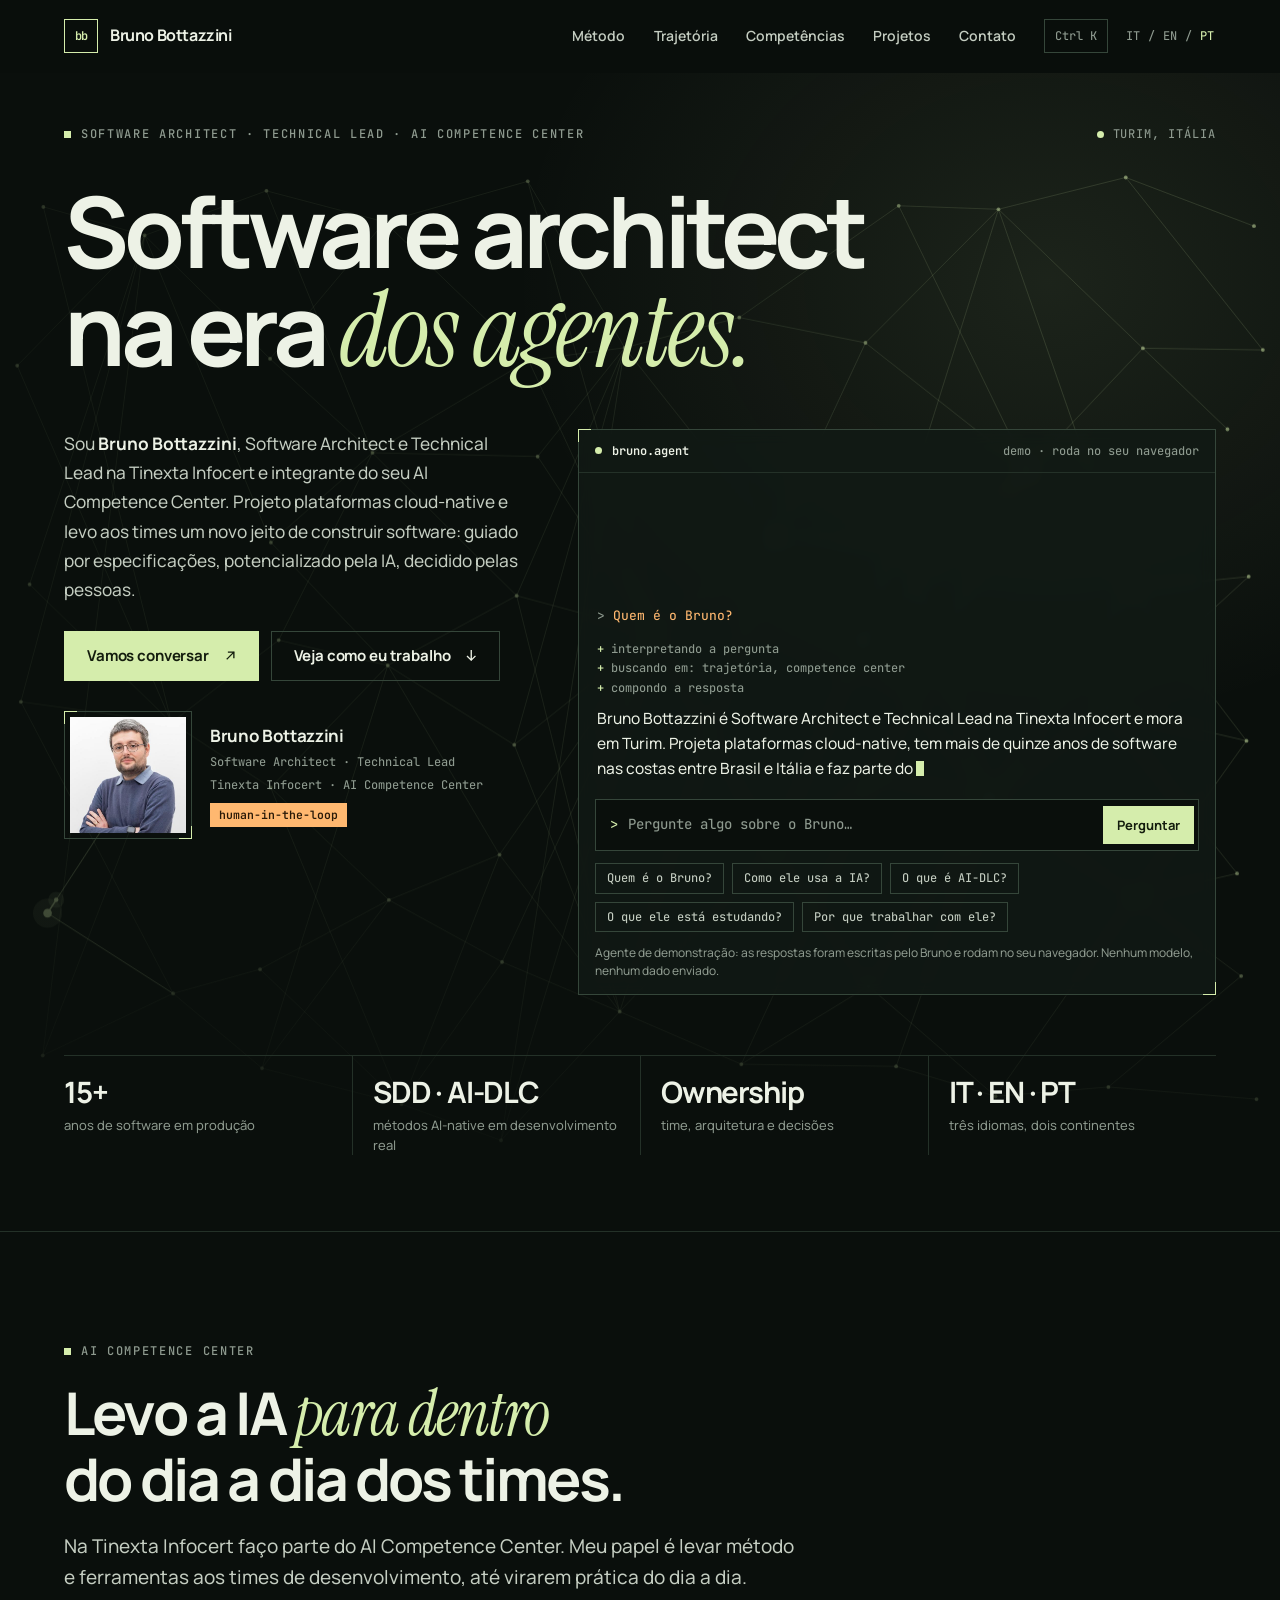
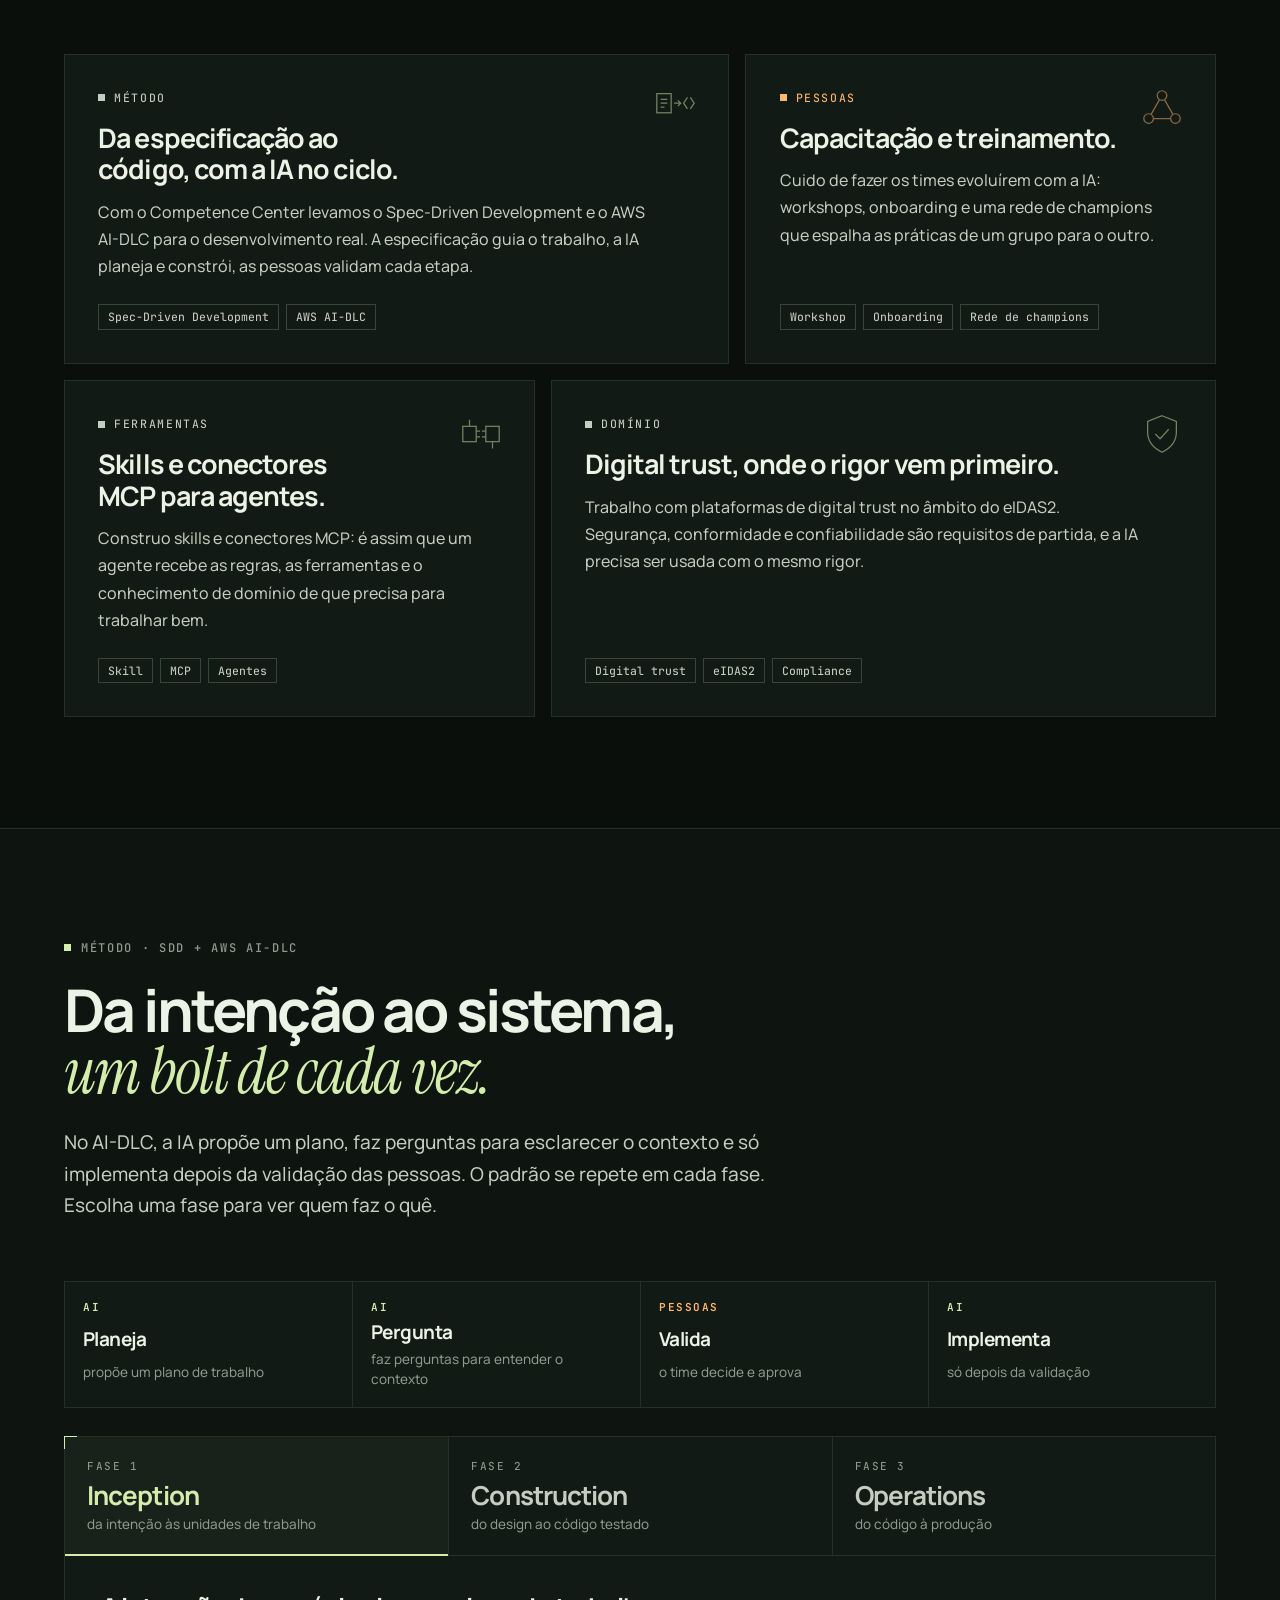
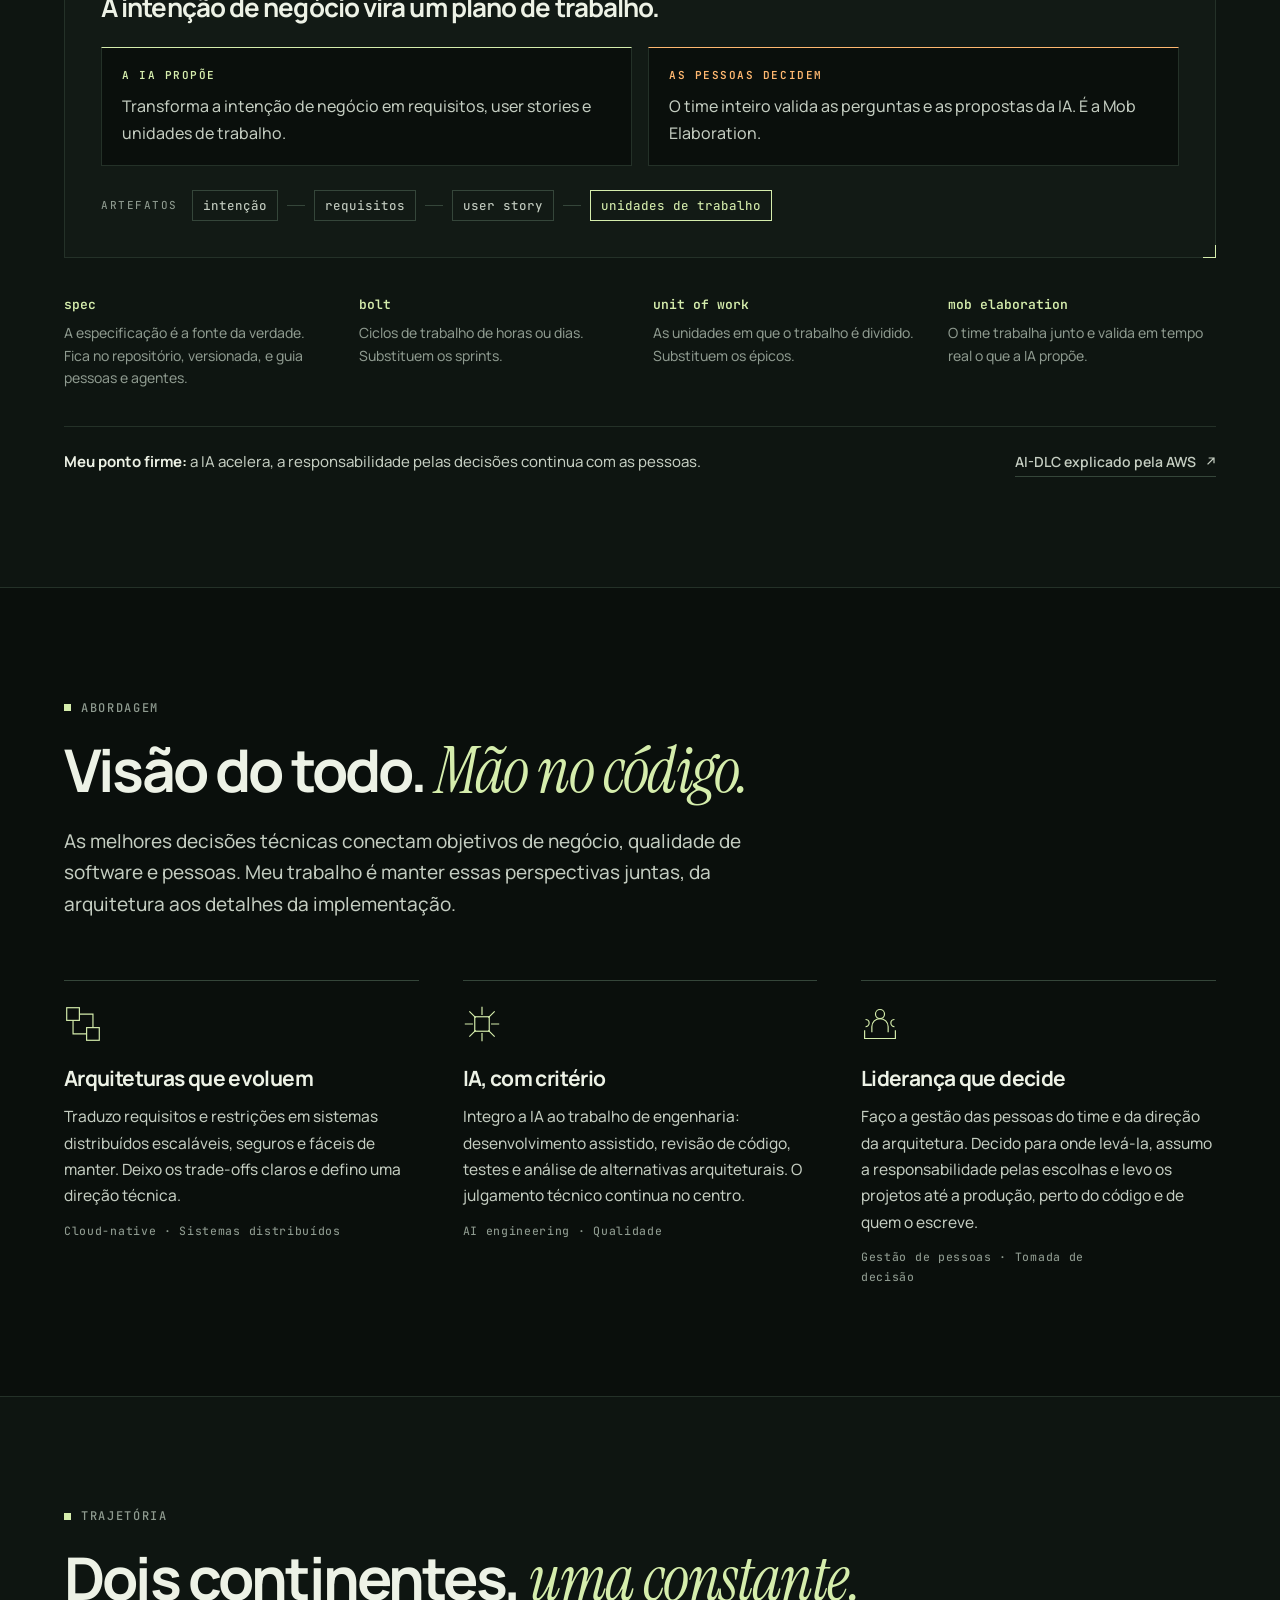
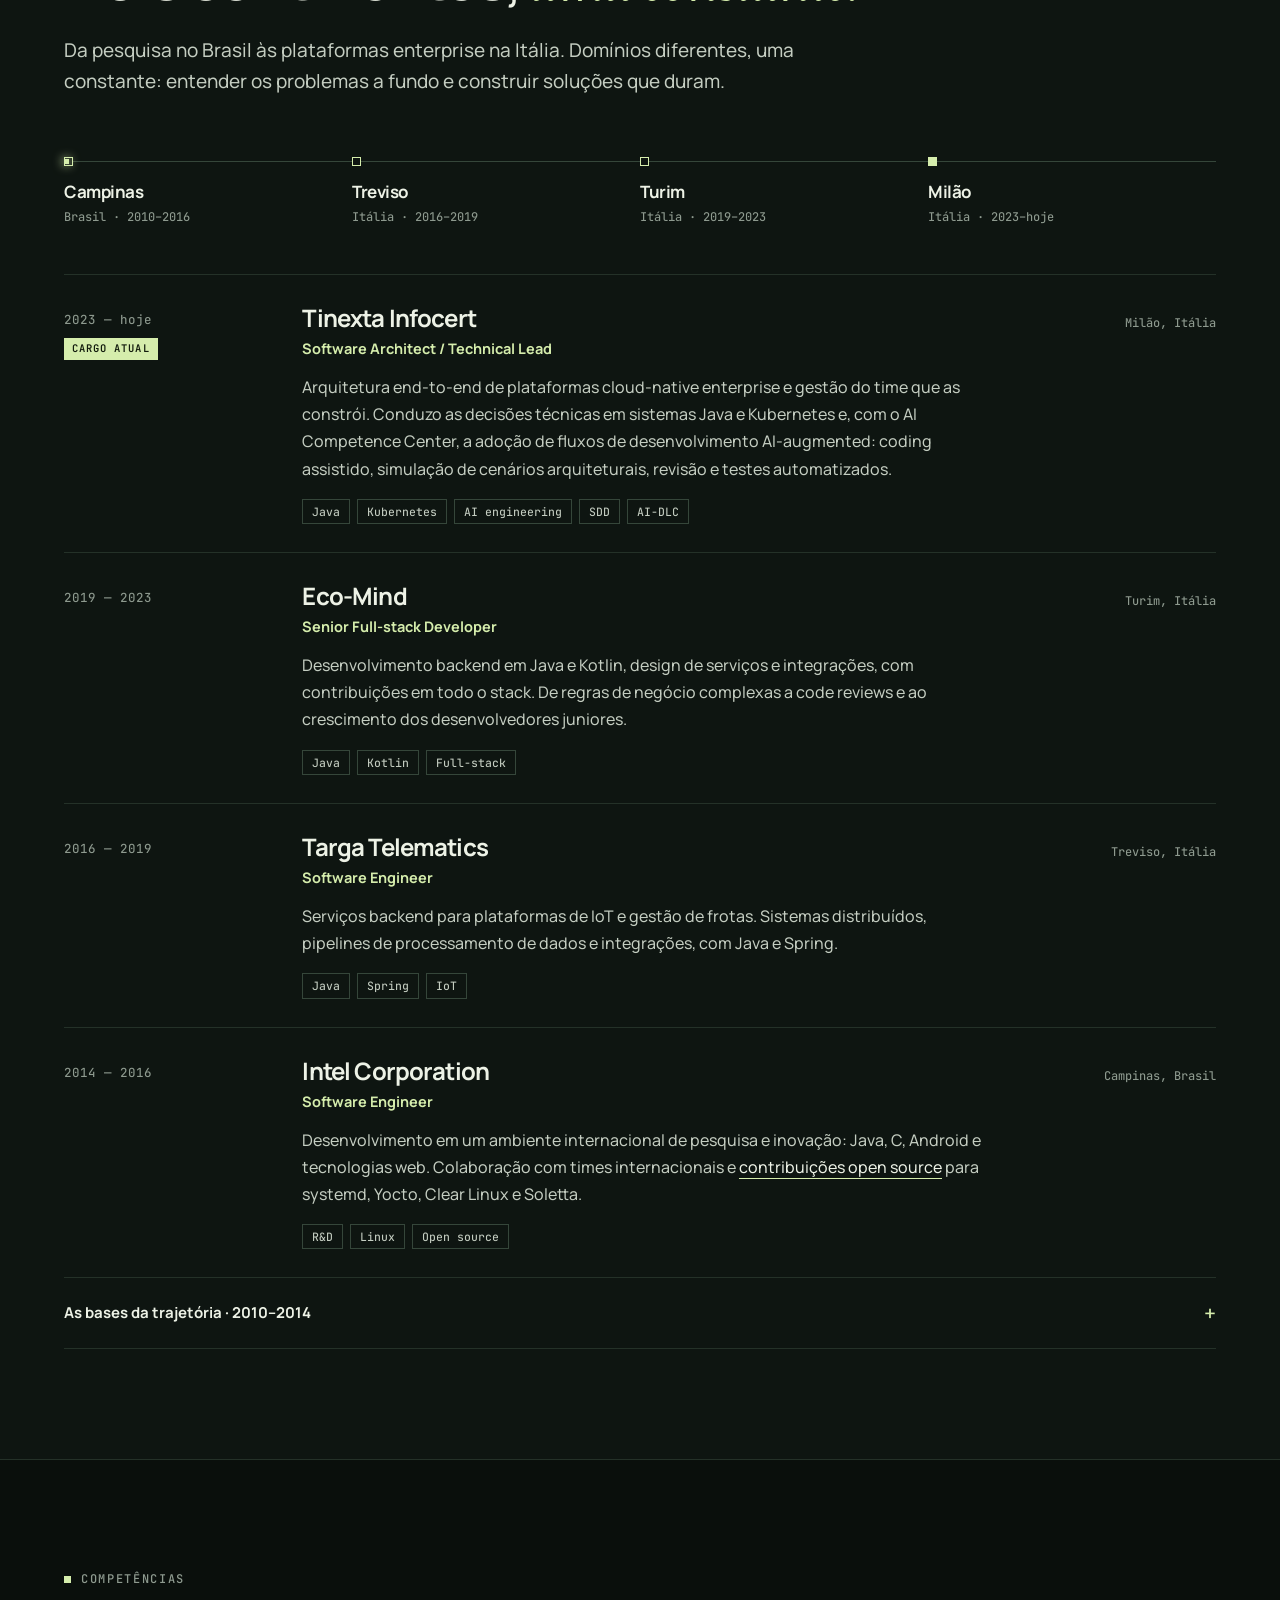
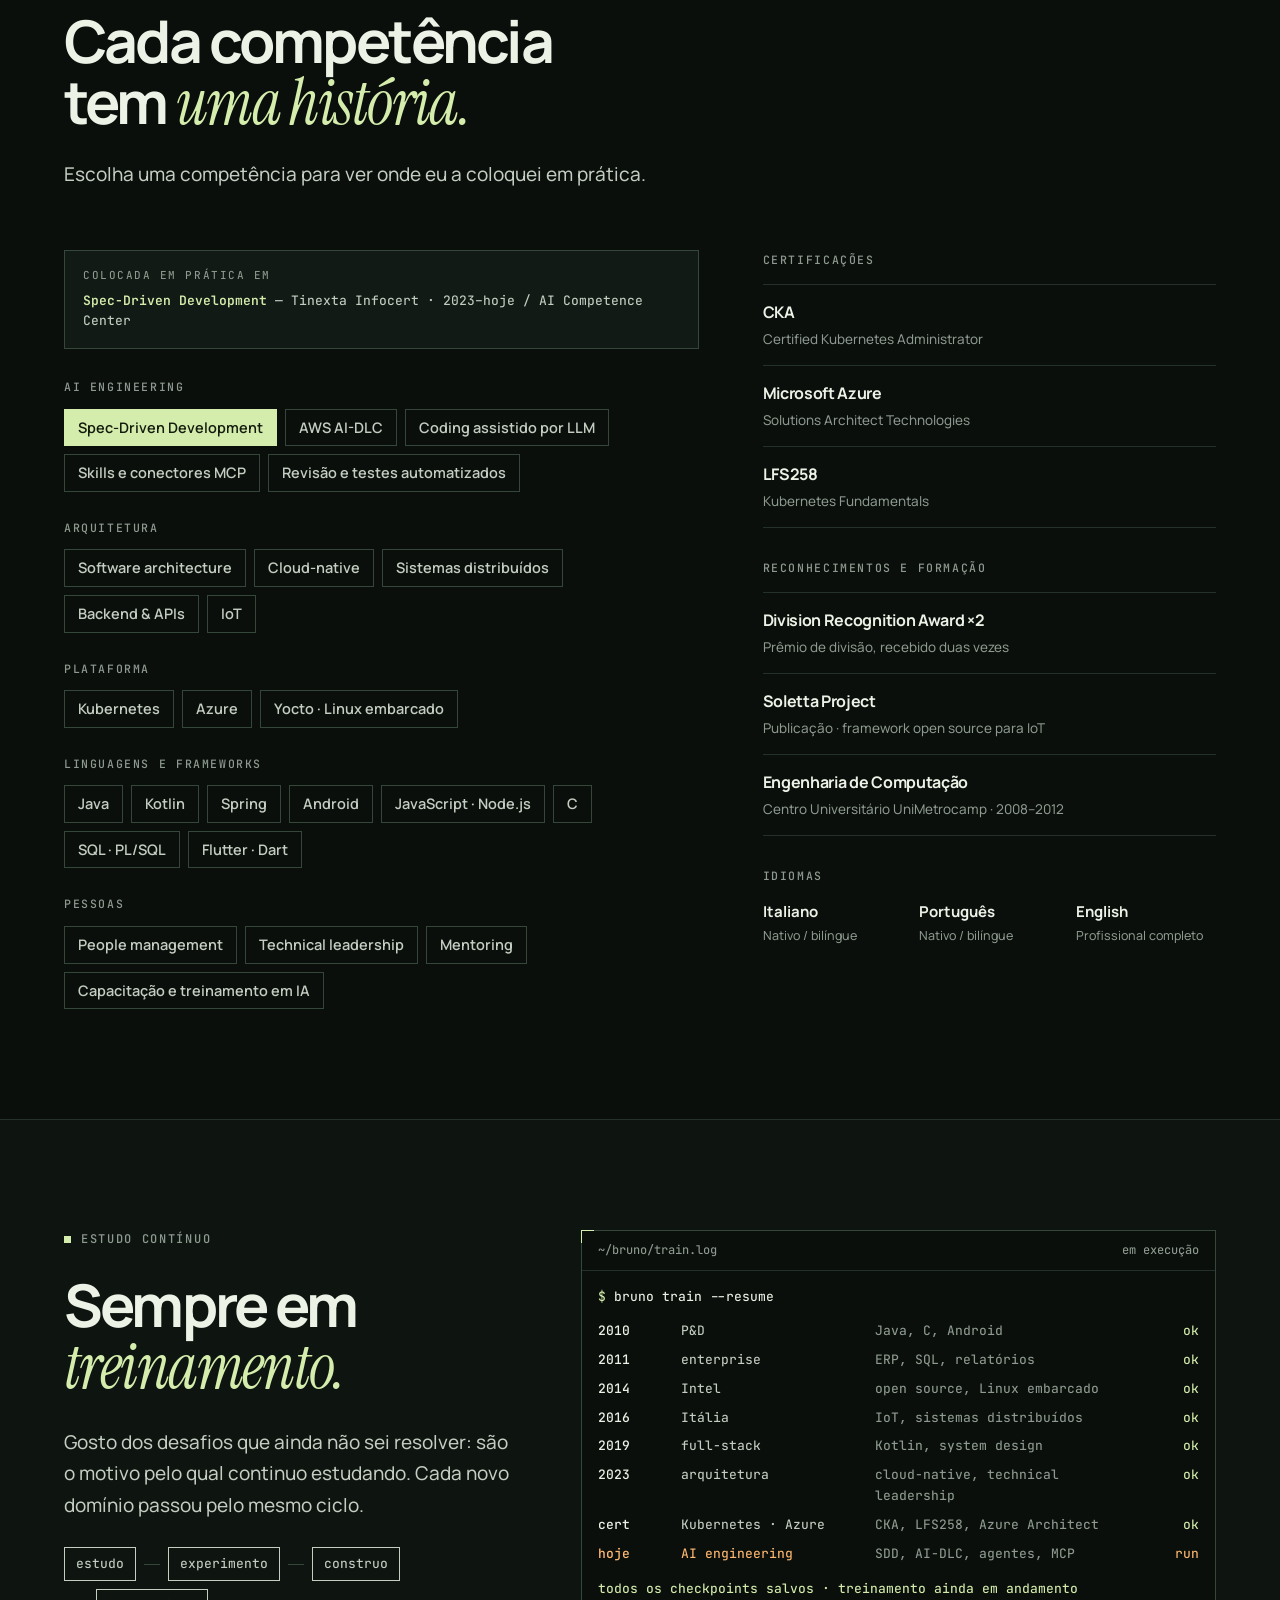
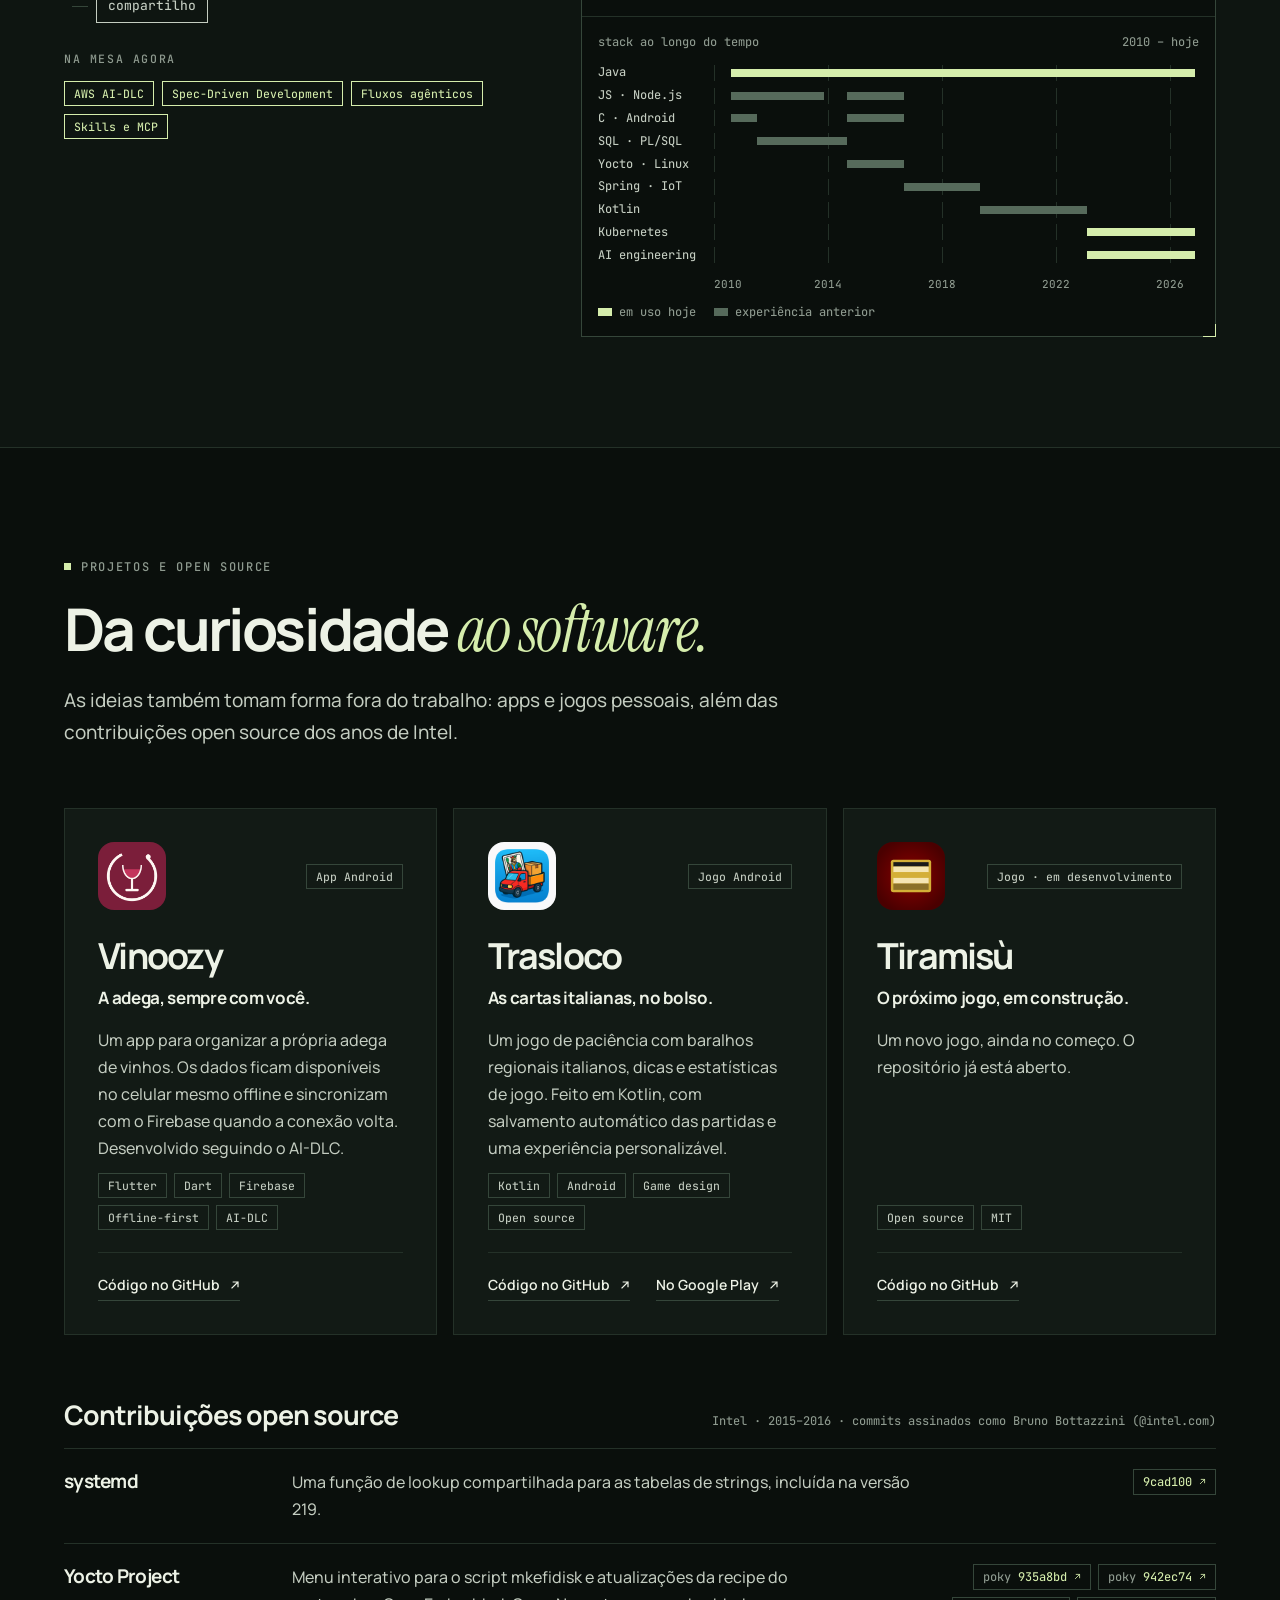
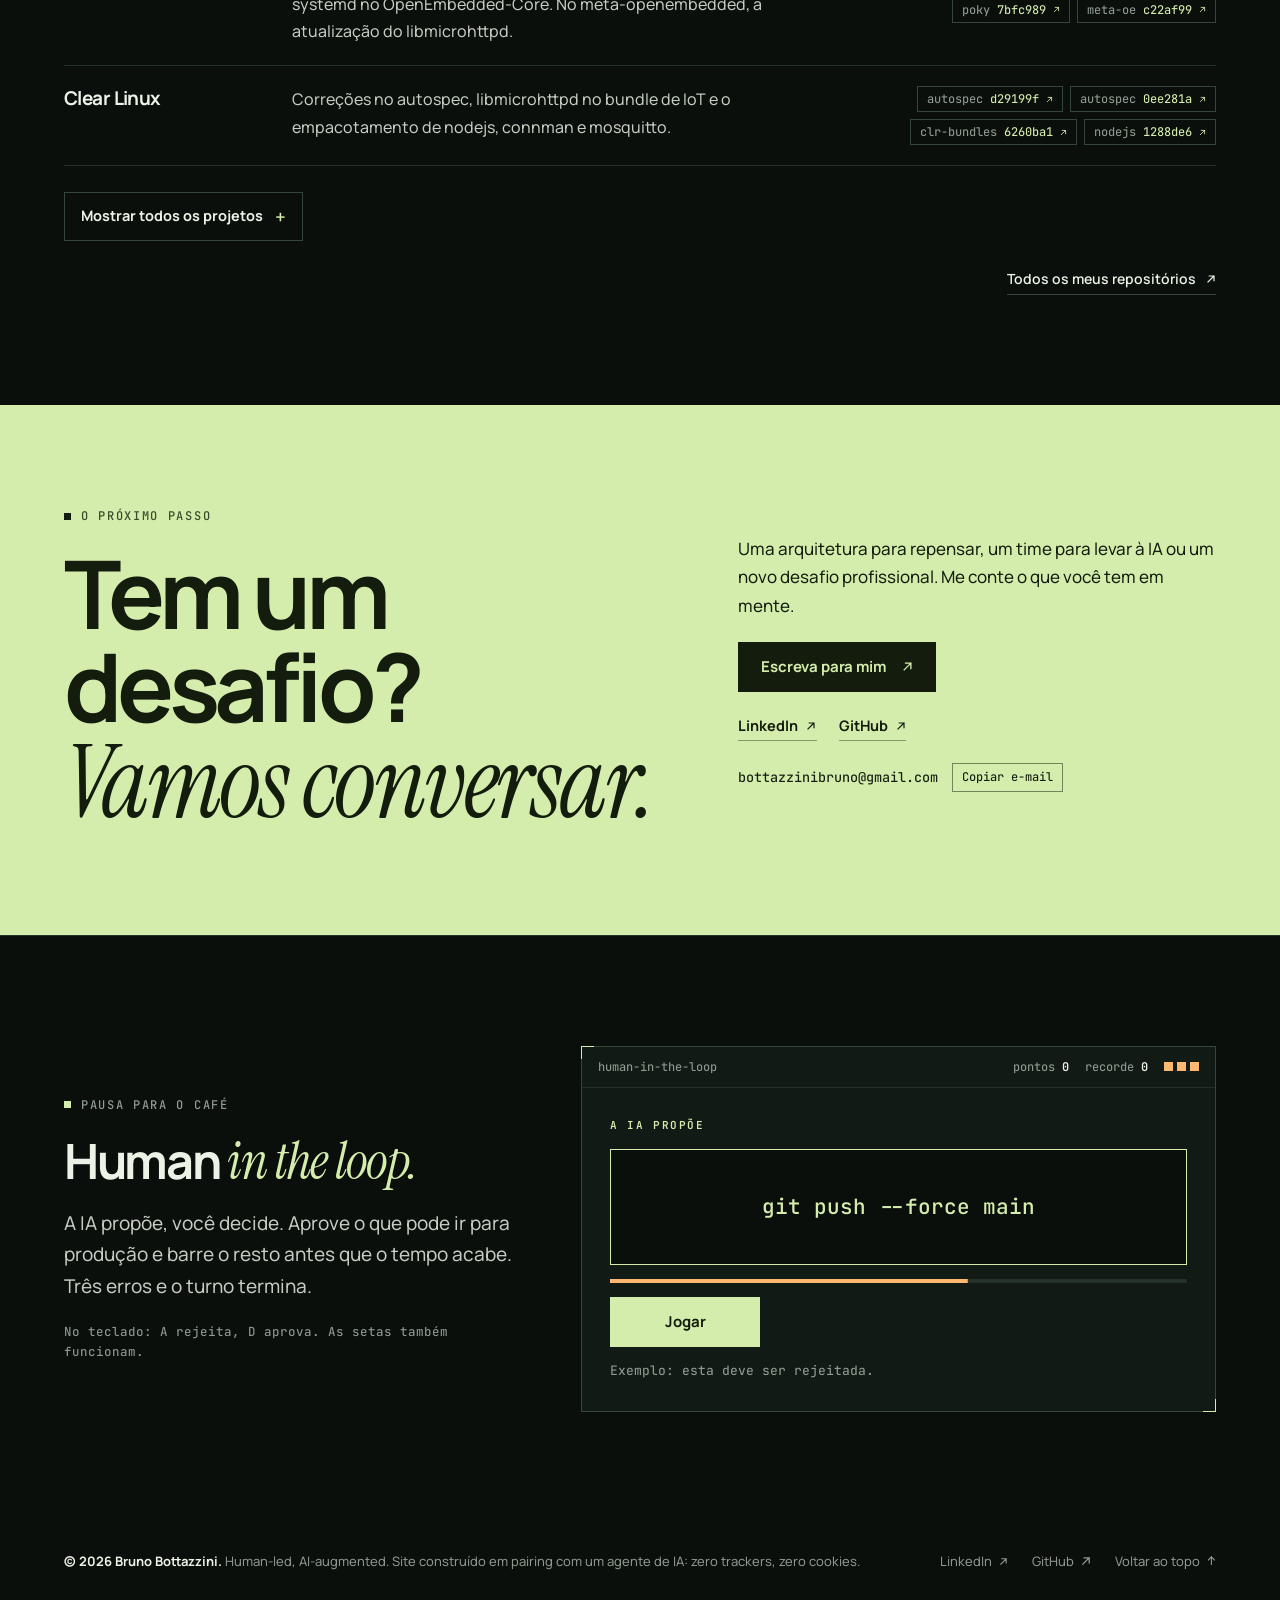
<file: pt-br/index.html>
<!DOCTYPE html>
<html lang="pt-BR">
<head>
  <meta charset="utf-8">
  <meta name="viewport" content="width=device-width, initial-scale=1">
  <title>Bruno Bottazzini — Software Architect &amp; Technical Lead · AI engineering</title>
  <meta name="description" content="Software Architect e Technical Lead na Tinexta Infocert, integrante do AI Competence Center. Projeto sistemas cloud-native e levo Spec-Driven Development e AWS AI-DLC para os times de desenvolvimento.">
  <meta name="theme-color" content="#0a0f0c">
  <meta name="color-scheme" content="dark">
  <link rel="canonical" href="https://brunobottazzini.github.io/pt-br/">
  <link rel="alternate" hreflang="it" href="https://brunobottazzini.github.io/">
  <link rel="alternate" hreflang="en" href="https://brunobottazzini.github.io/en/">
  <link rel="alternate" hreflang="pt-BR" href="https://brunobottazzini.github.io/pt-br/">
  <link rel="alternate" hreflang="x-default" href="https://brunobottazzini.github.io/">
  <meta property="og:type" content="profile">
  <meta property="og:title" content="Bruno Bottazzini — Software Architect &amp; Technical Lead · AI engineering">
  <meta property="og:description" content="Software Architect e Technical Lead na Tinexta Infocert, integrante do AI Competence Center. Projeto sistemas cloud-native e levo Spec-Driven Development e AWS AI-DLC para os times de desenvolvimento.">
  <meta property="og:url" content="https://brunobottazzini.github.io/pt-br/">
  <meta property="og:image" content="https://brunobottazzini.github.io/assets/social-preview.jpg">
  <meta property="og:image:width" content="1200">
  <meta property="og:image:height" content="630">
  <meta property="og:image:alt" content="Bruno Bottazzini — Software Architect &amp; Technical Lead. Spec-driven. AI-augmented. Human-led.">
  <meta property="og:locale" content="pt_BR">
  <meta property="og:site_name" content="Bruno Bottazzini">
  <meta property="profile:first_name" content="Bruno">
  <meta property="profile:last_name" content="Bottazzini">
  <meta name="twitter:card" content="summary_large_image">
  <meta name="twitter:title" content="Bruno Bottazzini — Software Architect &amp; Technical Lead · AI engineering">
  <meta name="twitter:description" content="Software Architect e Technical Lead na Tinexta Infocert, integrante do AI Competence Center. Projeto sistemas cloud-native e levo Spec-Driven Development e AWS AI-DLC para os times de desenvolvimento.">
  <meta name="twitter:image" content="https://brunobottazzini.github.io/assets/social-preview.jpg">
  <link rel="icon" href="../assets/favicon.svg" type="image/svg+xml">
  <link rel="preload" href="../assets/fonts/manrope-var.woff2" as="font" type="font/woff2" crossorigin>
  <link rel="stylesheet" href="../assets/style.css?v=6">
  <script>document.documentElement.classList.add('js')</script>
  <script src="../assets/script.js?v=6" defer></script>
  <script type="application/ld+json">{"@context": "https://schema.org", "@type": "Person", "name": "Bruno Bottazzini", "url": "https://brunobottazzini.github.io/pt-br/", "image": "https://brunobottazzini.github.io/assets/bruno-bottazzini.jpg", "jobTitle": "Software Architect & Technical Lead", "description": "Software Architect e Technical Lead na Tinexta Infocert, integrante do AI Competence Center. Projeto sistemas cloud-native e levo Spec-Driven Development e AWS AI-DLC para os times de desenvolvimento.", "sameAs": ["https://www.linkedin.com/in/brunobottazzini/", "https://github.com/brunobottazzini"], "knowsLanguage": ["it", "en", "pt"], "knowsAbout": ["Software Architecture", "Spec-Driven Development", "AI-Driven Development Lifecycle (AI-DLC)", "AI-assisted engineering", "Kubernetes", "Java", "Cloud-native systems", "Embedded Linux", "Open source"], "worksFor": {"@type": "Organization", "name": "Tinexta Infocert"}, "homeLocation": {"@type": "Place", "name": "Turin, Italy"}}</script>
</head>
<body id="top">
<a class="skip-link" href="#main">Ir para o conteúdo</a>
<div class="progress" aria-hidden="true"></div>

<header class="site-header">
  <div class="wrap header-inner">
    <a href="./" class="brand" aria-label="Bruno Bottazzini · Home"><span class="brand-mark" aria-hidden="true">bb</span><span class="brand-name">Bruno Bottazzini</span></a>
    <nav class="nav" id="navigation" aria-label="Navegação principal">
      <a href="#method">Método</a>
      <a href="#experience">Trajetória</a>
      <a href="#skills">Competências</a>
      <a href="#projects">Projetos</a>
      <a href="#contact">Contato</a>
    </nav>
    <div class="header-tools">
      <button class="kbd-btn" type="button" data-open-palette aria-label="Abrir a paleta de comandos"><span data-kbd>⌘K</span></button>
      <div class="languages" role="group" aria-label="Idioma"><a href="../" lang="it" hreflang="it" aria-label="Italiano">IT</a><span aria-hidden="true">/</span><a href="../en/" lang="en" hreflang="en" aria-label="English">EN</a><span aria-hidden="true">/</span><a href="./" lang="pt-BR" hreflang="pt-BR" aria-label="Português (Brasil)" aria-current="page">PT</a></div>
      <button class="menu-toggle" type="button" aria-expanded="false" aria-controls="navigation"><span>Menu</span><span class="menu-lines" aria-hidden="true"></span></button>
    </div>
  </div>
</header>

<main id="main">

  <!-- HERO -->
  <section class="hero" aria-labelledby="hero-title">
    <canvas class="neural" aria-hidden="true"></canvas>
    <div class="wrap">
      <div class="hero-top">
        <p class="eyebrow">Software Architect · Technical Lead · AI Competence Center</p>
        <p class="status"><span class="dot" aria-hidden="true"></span>Turim, Itália</p>
      </div>
      <h1 id="hero-title"><span class="line">Software architect</span> <span class="line">na era <em>dos agentes.</em></span></h1>
      <div class="hero-grid">
        <div class="hero-copy">
          <p class="hero-intro">Sou <strong>Bruno Bottazzini</strong>, Software Architect e Technical Lead na Tinexta Infocert e integrante do seu AI Competence Center. Projeto plataformas cloud-native e levo aos times um novo jeito de construir software: guiado por especificações, potencializado pela IA, decidido pelas pessoas.</p>
          <div class="hero-actions">
            <a href="#contact" class="button">Vamos conversar <span class="i-arrow" aria-hidden="true"></span></a>
            <a href="#method" class="button ghost">Veja como eu trabalho <span class="i-arrow down" aria-hidden="true"></span></a>
          </div>
          <figure class="id-card">
            <div class="id-frame hud"><div class="id-photo"><img src="../assets/bruno-bottazzini.jpg" width="460" height="460" alt="Bruno Bottazzini, Software Architect e Technical Lead" fetchpriority="high"></div></div>
            <figcaption class="id-meta">
              <strong>Bruno Bottazzini</strong>
              <span>Software Architect · Technical Lead</span>
              <span>Tinexta Infocert · AI Competence Center</span>
              <span class="id-human">human-in-the-loop</span>
            </figcaption>
          </figure>
        </div>

        <section class="agent hud" id="agent" aria-labelledby="agent-title">
          <header class="agent-bar"><span class="agent-led" aria-hidden="true"></span><h2 class="agent-name" id="agent-title">bruno.agent</h2><span class="agent-mode">demo · roda no seu navegador</span></header>
          <div class="agent-log" id="agent-log" tabindex="0" aria-label="Conversa com o agente de demonstração"></div>
          <form class="agent-form" id="agent-form" autocomplete="off" onsubmit="return false">
            <span class="agent-prompt" aria-hidden="true">&gt;</span>
            <label class="sr-only" for="agent-input">Faça uma pergunta sobre o Bruno</label>
            <input id="agent-input" type="text" name="q" maxlength="140" placeholder="Pergunte algo sobre o Bruno…" enterkeyhint="send">
            <button class="agent-send" type="submit">Perguntar</button>
          </form>
          <div class="agent-chips" role="group" aria-label="Perguntas sugeridas">
            <button class="chip" type="button" data-ask="Quem é o Bruno?">Quem é o Bruno?</button>
            <button class="chip" type="button" data-ask="Como ele usa a IA?">Como ele usa a IA?</button>
            <button class="chip" type="button" data-ask="O que é AI-DLC?">O que é AI-DLC?</button>
            <button class="chip" type="button" data-ask="O que ele está estudando?">O que ele está estudando?</button>
            <button class="chip" type="button" data-ask="Por que trabalhar com ele?">Por que trabalhar com ele?</button>
          </div>
          <p class="agent-note">Agente de demonstração: as respostas foram escritas pelo Bruno e rodam no seu navegador. Nenhum modelo, nenhum dado enviado.</p>
          <div class="sr-only" role="status" aria-live="polite" id="agent-live"></div>
        </section>
      </div>

      <dl class="facts">
        <div class="fact"><dt>anos de software em produção</dt><dd>15+</dd></div>
        <div class="fact"><dt>métodos AI-native em desenvolvimento real</dt><dd>SDD · AI-DLC</dd></div>
        <div class="fact"><dt>time, arquitetura e decisões</dt><dd>Ownership</dd></div>
        <div class="fact"><dt>três idiomas, dois continentes</dt><dd>IT · EN · PT</dd></div>
      </dl>
    </div>
  </section>

  <!-- AI COMPETENCE CENTER -->
  <section id="ai" class="section" aria-labelledby="ai-title">
    <div class="wrap">
      <header class="section-head reveal">
        <p class="eyebrow">AI Competence Center</p>
        <h2 id="ai-title">Levo a IA <em>para dentro</em> do dia a dia dos times.</h2>
        <p class="lead">Na Tinexta Infocert faço parte do AI Competence Center. Meu papel é levar método e ferramentas aos times de desenvolvimento, até virarem prática do dia a dia.</p>
      </header>
      <div class="bento">
        <article class="card spot card-wide reveal">
          <svg class="card-glyph" viewBox="0 0 48 48" aria-hidden="true"><rect x="5" y="9" width="15" height="20"/><path d="M9 15h7M9 19h7M9 23h4M23 19h6M27 16l3 3-3 3M37 13l-4 6 4 6M40 13l4 6-4 6"/></svg>
          <p class="card-kicker">Método</p>
          <h3>Da especificação ao código, com a IA no ciclo.</h3>
          <p>Com o Competence Center levamos o Spec-Driven Development e o AWS AI-DLC para o desenvolvimento real. A especificação guia o trabalho, a IA planeja e constrói, as pessoas validam cada etapa.</p>
          <p class="tags"><span class="tag">Spec-Driven Development</span><span class="tag">AWS AI-DLC</span></p>
        </article>
        <article class="card spot warm card-narrow reveal" style="--d:1">
          <svg class="card-glyph" viewBox="0 0 48 48" aria-hidden="true"><circle cx="24" cy="11" r="5"/><circle cx="10" cy="35" r="5"/><circle cx="38" cy="35" r="5"/><path d="M21.4 15.3 12.6 30.7M26.6 15.3l8.8 15.4M15 35h18"/></svg>
          <p class="card-kicker">Pessoas</p>
          <h3>Capacitação e treinamento.</h3>
          <p>Cuido de fazer os times evoluírem com a IA: workshops, onboarding e uma rede de champions que espalha as práticas de um grupo para o outro.</p>
          <p class="tags"><span class="tag">Workshop</span><span class="tag">Onboarding</span><span class="tag">Rede de champions</span></p>
        </article>
        <article class="card spot card-narrow reveal">
          <svg class="card-glyph" viewBox="0 0 48 48" aria-hidden="true"><rect x="5" y="16" width="14" height="16"/><rect x="29" y="16" width="14" height="16"/><path d="M19 21h4M19 27h4M25 21h4M25 27h4M12 16V9M36 32v7"/></svg>
          <p class="card-kicker">Ferramentas</p>
          <h3>Skills e conectores MCP para agentes.</h3>
          <p>Construo skills e conectores MCP: é assim que um agente recebe as regras, as ferramentas e o conhecimento de domínio de que precisa para trabalhar bem.</p>
          <p class="tags"><span class="tag">Skill</span><span class="tag">MCP</span><span class="tag">Agentes</span></p>
        </article>
        <article class="card spot card-wide reveal" style="--d:1">
          <svg class="card-glyph" viewBox="0 0 48 48" aria-hidden="true"><path d="M24 5l15 6v11c0 10-6.5 17-15 21-8.5-4-15-11-15-21V11z"/><path d="M17 24l5 5 9-10"/></svg>
          <p class="card-kicker">Domínio</p>
          <h3>Digital trust, onde o rigor vem primeiro.</h3>
          <p>Trabalho com plataformas de digital trust no âmbito do eIDAS2. Segurança, conformidade e confiabilidade são requisitos de partida, e a IA precisa ser usada com o mesmo rigor.</p>
          <p class="tags"><span class="tag">Digital trust</span><span class="tag">eIDAS2</span><span class="tag">Compliance</span></p>
        </article>
      </div>
    </div>
  </section>

  <!-- METHOD -->
  <section id="method" class="section section-raise" aria-labelledby="method-title">
    <div class="wrap">
      <header class="section-head reveal">
        <p class="eyebrow">Método · SDD + AWS AI-DLC</p>
        <h2 id="method-title">Da intenção ao sistema, <em>um bolt de cada vez.</em></h2>
        <p class="lead">No AI-DLC, a IA propõe um plano, faz perguntas para esclarecer o contexto e só implementa depois da validação das pessoas. O padrão se repete em cada fase. Escolha uma fase para ver quem faz o quê.</p>
      </header>

      <ol class="loop reveal" aria-label="O padrão que se repete">
        <li><span class="who">AI</span><strong>Planeja</strong><span>propõe um plano de trabalho</span></li>
        <li><span class="who">AI</span><strong>Pergunta</strong><span>faz perguntas para entender o contexto</span></li>
        <li class="is-human"><span class="who">Pessoas</span><strong>Valida</strong><span>o time decide e aprova</span></li>
        <li><span class="who">AI</span><strong>Implementa</strong><span>só depois da validação</span></li>
      </ol>

      <div class="phases hud reveal" id="phases">
        <div class="phase-tabs" role="tablist" aria-label="Fases do AI-DLC">
          <button class="phase-tab" type="button" role="tab" id="tab-inception" aria-controls="panel-inception" aria-selected="true"><span class="phase-step">Fase 1</span><span class="phase-name">Inception</span><span class="phase-sub">da intenção às unidades de trabalho</span><span class="phase-bar" aria-hidden="true"></span></button>
          <button class="phase-tab" type="button" role="tab" id="tab-construction" aria-controls="panel-construction" aria-selected="false" tabindex="-1"><span class="phase-step">Fase 2</span><span class="phase-name">Construction</span><span class="phase-sub">do design ao código testado</span><span class="phase-bar" aria-hidden="true"></span></button>
          <button class="phase-tab" type="button" role="tab" id="tab-operations" aria-controls="panel-operations" aria-selected="false" tabindex="-1"><span class="phase-step">Fase 3</span><span class="phase-name">Operations</span><span class="phase-sub">do código à produção</span><span class="phase-bar" aria-hidden="true"></span></button>
        </div>
        <div class="phase-panel" role="tabpanel" id="panel-inception" aria-labelledby="tab-inception" tabindex="0">
          <h3>A intenção de negócio vira um plano de trabalho.</h3>
          <div class="duo">
            <div class="duo-ai"><p class="who">A IA propõe</p><p>Transforma a intenção de negócio em requisitos, user stories e unidades de trabalho.</p></div>
            <div class="duo-human"><p class="who human">As pessoas decidem</p><p>O time inteiro valida as perguntas e as propostas da IA. É a Mob Elaboration.</p></div>
          </div>
          <ul class="chain"><li class="chain-label">Artefatos</li><li><span>intenção</span></li><li><span>requisitos</span></li><li><span>user story</span></li><li><span>unidades de trabalho</span></li></ul>
        </div>
        <div class="phase-panel" role="tabpanel" id="panel-construction" aria-labelledby="tab-construction" tabindex="0">
          <h3>O plano vira arquitetura, código e testes.</h3>
          <div class="duo">
            <div class="duo-ai"><p class="who">A IA propõe</p><p>Propõe arquitetura lógica, modelos de domínio, código e testes, partindo do contexto já validado.</p></div>
            <div class="duo-human"><p class="who human">As pessoas decidem</p><p>O time esclarece em tempo real as escolhas técnicas e arquiteturais. É a Mob Construction.</p></div>
          </div>
          <ul class="chain"><li class="chain-label">Artefatos</li><li><span>arquitetura lógica</span></li><li><span>modelo de domínio</span></li><li><span>código</span></li><li><span>testes</span></li></ul>
        </div>
        <div class="phase-panel" role="tabpanel" id="panel-operations" aria-labelledby="tab-operations" tabindex="0">
          <h3>O código chega à produção.</h3>
          <div class="duo">
            <div class="duo-ai"><p class="who">A IA propõe</p><p>Aplica o contexto acumulado a infrastructure as code e deployments.</p></div>
            <div class="duo-human"><p class="who human">As pessoas decidem</p><p>O time supervisiona a infraestrutura e os releases.</p></div>
          </div>
          <ul class="chain"><li class="chain-label">Artefatos</li><li><span>infrastructure as code</span></li><li><span>pipeline</span></li><li><span>deployment</span></li></ul>
        </div>
      </div>

      <dl class="glossary reveal">
        <div><dt>spec</dt><dd>A especificação é a fonte da verdade. Fica no repositório, versionada, e guia pessoas e agentes.</dd></div>
        <div><dt>bolt</dt><dd>Ciclos de trabalho de horas ou dias. Substituem os sprints.</dd></div>
        <div><dt>unit of work</dt><dd>As unidades em que o trabalho é dividido. Substituem os épicos.</dd></div>
        <div><dt>mob elaboration</dt><dd>O time trabalha junto e valida em tempo real o que a IA propõe.</dd></div>
      </dl>

      <p class="method-note reveal"><span><strong>Meu ponto firme:</strong> a IA acelera, a responsabilidade pelas decisões continua com as pessoas.</span><a class="text-link" href="https://aws.amazon.com/blogs/devops/ai-driven-development-life-cycle/" target="_blank" rel="noopener noreferrer">AI-DLC explicado pela AWS <span class="i-arrow" aria-hidden="true"></span></a></p>
    </div>
  </section>

  <!-- APPROACH -->
  <section id="approach" class="section" aria-labelledby="approach-title">
    <div class="wrap">
      <header class="section-head reveal">
        <p class="eyebrow">Abordagem</p>
        <h2 id="approach-title">Visão do todo. <em>Mão no código.</em></h2>
        <p class="lead">As melhores decisões técnicas conectam objetivos de negócio, qualidade de software e pessoas. Meu trabalho é manter essas perspectivas juntas, da arquitetura aos detalhes da implementação.</p>
      </header>
      <div class="principles">
        <article class="principle reveal">
          <svg viewBox="0 0 42 42" aria-hidden="true"><rect x="3" y="3" width="14" height="14"/><rect x="25" y="25" width="14" height="14"/><path d="M17 10h15v15M10 17v15h15"/></svg>
          <h3>Arquiteturas que evoluem</h3><p>Traduzo requisitos e restrições em sistemas distribuídos escaláveis, seguros e fáceis de manter. Deixo os trade-offs claros e defino uma direção técnica.</p><p class="kick">Cloud-native · Sistemas distribuídos</p>
        </article>
        <article class="principle reveal" style="--d:1">
          <svg viewBox="0 0 42 42" aria-hidden="true"><path d="M21 2v9M21 31v9M2 21h9M31 21h9M7 7l7 7M28 28l7 7M7 35l7-7M28 14l7-7"/><rect x="13" y="13" width="16" height="16"/></svg>
          <h3>IA, com critério</h3><p>Integro a IA ao trabalho de engenharia: desenvolvimento assistido, revisão de código, testes e análise de alternativas arquiteturais. O julgamento técnico continua no centro.</p><p class="kick">AI engineering · Qualidade</p>
        </article>
        <article class="principle reveal" style="--d:2">
          <svg viewBox="0 0 42 42" aria-hidden="true"><circle cx="21" cy="10" r="5"/><path d="M12 30v-6a9 9 0 0 1 18 0v6M5 16a4 4 0 0 1 0 8M37 16a4 4 0 0 0 0 8M4 28v9h34v-9"/></svg>
          <h3>Liderança que decide</h3><p>Faço a gestão das pessoas do time e da direção da arquitetura. Decido para onde levá-la, assumo a responsabilidade pelas escolhas e levo os projetos até a produção, perto do código e de quem o escreve.</p><p class="kick">Gestão de pessoas · Tomada de decisão</p>
        </article>
      </div>
    </div>
  </section>

  <!-- EXPERIENCE -->
  <section id="experience" class="section section-raise" aria-labelledby="experience-title">
    <div class="wrap">
      <header class="section-head reveal">
        <p class="eyebrow">Trajetória</p>
        <h2 id="experience-title">Dois continentes, <em>uma constante.</em></h2>
        <p class="lead">Da pesquisa no Brasil às plataformas enterprise na Itália. Domínios diferentes, uma constante: entender os problemas a fundo e construir soluções que duram.</p>
      </header>
      <div class="route-wrap reveal">
        <ol class="route" aria-label="As etapas">
          <li><strong>Campinas</strong><span>Brasil · 2010–2016</span></li>
          <li><strong>Treviso</strong><span>Itália · 2016–2019</span></li>
          <li><strong>Turim</strong><span>Itália · 2019–2023</span></li>
          <li><strong>Milão</strong><span>Itália · 2023–hoje</span></li>
        </ol>
        <span class="route-run" aria-hidden="true"></span>
      </div>
      <div class="timeline">
        <article class="career reveal" data-role="infocert"><div class="career-date"><span>2023 — hoje</span><span class="now">Cargo atual</span></div><div><div class="career-title"><h3>Tinexta Infocert</h3><span class="career-place">Milão, Itália</span></div><p class="career-role">Software Architect / Technical Lead</p><p class="career-text">Arquitetura end-to-end de plataformas cloud-native enterprise e gestão do time que as constrói. Conduzo as decisões técnicas em sistemas Java e Kubernetes e, com o AI Competence Center, a adoção de fluxos de desenvolvimento AI-augmented: coding assistido, simulação de cenários arquiteturais, revisão e testes automatizados.</p><div class="career-tech"><span class="tag">Java</span><span class="tag">Kubernetes</span><span class="tag">AI engineering</span><span class="tag">SDD</span><span class="tag">AI-DLC</span></div></div></article>
        <article class="career reveal" data-role="ecomind"><div class="career-date"><span>2019 — 2023</span></div><div><div class="career-title"><h3>Eco-Mind</h3><span class="career-place">Turim, Itália</span></div><p class="career-role">Senior Full-stack Developer</p><p class="career-text">Desenvolvimento backend em Java e Kotlin, design de serviços e integrações, com contribuições em todo o stack. De regras de negócio complexas a code reviews e ao crescimento dos desenvolvedores juniores.</p><div class="career-tech"><span class="tag">Java</span><span class="tag">Kotlin</span><span class="tag">Full-stack</span></div></div></article>
        <article class="career reveal" data-role="targa"><div class="career-date"><span>2016 — 2019</span></div><div><div class="career-title"><h3>Targa Telematics</h3><span class="career-place">Treviso, Itália</span></div><p class="career-role">Software Engineer</p><p class="career-text">Serviços backend para plataformas de IoT e gestão de frotas. Sistemas distribuídos, pipelines de processamento de dados e integrações, com Java e Spring.</p><div class="career-tech"><span class="tag">Java</span><span class="tag">Spring</span><span class="tag">IoT</span></div></div></article>
        <article class="career reveal" data-role="intel"><div class="career-date"><span>2014 — 2016</span></div><div><div class="career-title"><h3>Intel Corporation</h3><span class="career-place">Campinas, Brasil</span></div><p class="career-role">Software Engineer</p><p class="career-text">Desenvolvimento em um ambiente internacional de pesquisa e inovação: Java, C, Android e tecnologias web. Colaboração com times internacionais e <a href="#opensource">contribuições open source</a> para systemd, Yocto, Clear Linux e Soletta.</p><div class="career-tech"><span class="tag">R&amp;D</span><span class="tag">Linux</span><span class="tag">Open source</span></div></div></article>
        <details class="earlier">
          <summary>As bases da trajetória · 2010–2014</summary>
          <article class="career" data-role="e9"><div class="career-date"><span>2013 — 2014</span></div><div><div class="career-title"><h3>E9 Tecnologia e Inovações</h3><span class="career-place">Campinas, Brasil</span></div><p class="career-role">Software Engineer</p><p class="career-text">Soluções ERP enterprise com Java, JSF e PrimeFaces; bancos de dados relacionais, PL/SQL e relatórios com JasperReports.</p></div></article>
          <article class="career" data-role="icaro"><div class="career-date"><span>2011 — 2013</span></div><div><div class="career-title"><h3>Ícaro Technologies</h3><span class="career-place">Campinas, Brasil</span></div><p class="career-role">Software Engineer</p><p class="career-text">Aplicações enterprise em Java e JavaScript, regras de negócio, acesso a dados e relatórios.</p></div></article>
          <article class="career" data-role="cti"><div class="career-date"><span>2010 — 2011</span></div><div><div class="career-title"><h3>CTI Renato Archer</h3><span class="career-place">Campinas, Brasil</span></div><p class="career-role">Software Engineer · R&amp;D</p><p class="career-text">Pesquisa e desenvolvimento com Java, C, Android e tecnologias web, entre componentes de sistema e iniciativas open source como <a href="#opensource-invesalius">InVesalius</a>.</p></div></article>
        </details>
      </div>
    </div>
  </section>

  <!-- SKILLS -->
  <section id="skills" class="section" aria-labelledby="skills-title">
    <div class="wrap">
      <header class="section-head reveal">
        <p class="eyebrow">Competências</p>
        <h2 id="skills-title">Cada competência tem <em>uma história.</em></h2>
        <p class="lead">Escolha uma competência para ver onde eu a coloquei em prática.</p>
      </header>
      <div class="skills-grid">
        <div class="reveal">
          <p class="evidence" id="evidence" role="status" aria-live="polite"><span class="evidence-label">Colocada em prática em</span><span id="evidence-text"><strong>Spec-Driven Development</strong> — Tinexta Infocert · 2023–hoje / AI Competence Center</span></p>
          <div class="skill-groups">
            <div class="skill-group"><h3 class="group-title">AI engineering</h3><ul class="skill-list"><li><button class="skill" type="button" aria-pressed="true" data-evidence="Tinexta Infocert · 2023–hoje / AI Competence Center">Spec-Driven Development</button></li><li><button class="skill" type="button" aria-pressed="false" data-evidence="Tinexta Infocert · 2023–hoje / AI Competence Center">AWS AI-DLC</button></li><li><button class="skill" type="button" aria-pressed="false" data-evidence="Tinexta Infocert · 2023–hoje">Coding assistido por LLM</button></li><li><button class="skill" type="button" aria-pressed="false" data-evidence="Tinexta Infocert · 2023–hoje / AI Competence Center">Skills e conectores MCP</button></li><li><button class="skill" type="button" aria-pressed="false" data-evidence="Tinexta Infocert · 2023–hoje">Revisão e testes automatizados</button></li></ul></div>
            <div class="skill-group"><h3 class="group-title">Arquitetura</h3><ul class="skill-list"><li><button class="skill" type="button" aria-pressed="false" data-evidence="Tinexta Infocert · 2023–hoje / Eco-Mind · 2019–2023">Software architecture</button></li><li><button class="skill" type="button" aria-pressed="false" data-evidence="Tinexta Infocert · 2023–hoje">Cloud-native</button></li><li><button class="skill" type="button" aria-pressed="false" data-evidence="Tinexta Infocert · 2023–hoje / Targa Telematics · 2016–2019">Sistemas distribuídos</button></li><li><button class="skill" type="button" aria-pressed="false" data-evidence="Tinexta Infocert · 2023–hoje / Eco-Mind · 2019–2023 / Targa Telematics · 2016–2019">Backend &amp; APIs</button></li><li><button class="skill" type="button" aria-pressed="false" data-evidence="Targa Telematics · 2016–2019 / Intel · 2014–2016 / Soletta Project">IoT</button></li></ul></div>
            <div class="skill-group"><h3 class="group-title">Plataforma</h3><ul class="skill-list"><li><button class="skill" type="button" aria-pressed="false" data-evidence="Tinexta Infocert · 2023–hoje / certificação CKA · LFS258">Kubernetes</button></li><li><button class="skill" type="button" aria-pressed="false" data-evidence="certificação Microsoft Azure Solutions Architect Technologies">Azure</button></li><li><button class="skill" type="button" aria-pressed="false" data-evidence="Intel · 2014–2016 / commits no systemd, OpenEmbedded-Core e Clear Linux">Yocto · Linux embarcado</button></li></ul></div>
            <div class="skill-group"><h3 class="group-title">Linguagens e frameworks</h3><ul class="skill-list"><li><button class="skill" type="button" aria-pressed="false" data-evidence="Tinexta Infocert · 2023–hoje / Eco-Mind · 2019–2023 / Targa Telematics · 2016–2019 / Intel · 2014–2016 / E9 · 2013–2014 / Ícaro · 2011–2013 / CTI Renato Archer · 2010–2011">Java</button></li><li><button class="skill" type="button" aria-pressed="false" data-evidence="Eco-Mind · 2019–2023 / Trasloco (projeto pessoal)">Kotlin</button></li><li><button class="skill" type="button" aria-pressed="false" data-evidence="Targa Telematics · 2016–2019">Spring</button></li><li><button class="skill" type="button" aria-pressed="false" data-evidence="Intel · 2014–2016 / CTI Renato Archer · 2010–2011 / Trasloco (projeto pessoal)">Android</button></li><li><button class="skill" type="button" aria-pressed="false" data-evidence="Intel · 2014–2016 / Ícaro · 2011–2013 / CTI Renato Archer · 2010–2011">JavaScript · Node.js</button></li><li><button class="skill" type="button" aria-pressed="false" data-evidence="Intel · 2014–2016 / CTI Renato Archer · 2010–2011">C</button></li><li><button class="skill" type="button" aria-pressed="false" data-evidence="E9 · 2013–2014 / Ícaro · 2011–2013">SQL · PL/SQL</button></li><li><button class="skill" type="button" aria-pressed="false" data-evidence="Vinoozy (projeto pessoal)">Flutter · Dart</button></li></ul></div>
            <div class="skill-group"><h3 class="group-title">Pessoas</h3><ul class="skill-list"><li><button class="skill" type="button" aria-pressed="false" data-evidence="Tinexta Infocert · 2023–hoje">People management</button></li><li><button class="skill" type="button" aria-pressed="false" data-evidence="Tinexta Infocert · 2023–hoje">Technical leadership</button></li><li><button class="skill" type="button" aria-pressed="false" data-evidence="Tinexta Infocert · 2023–hoje / Eco-Mind · 2019–2023">Mentoring</button></li><li><button class="skill" type="button" aria-pressed="false" data-evidence="Tinexta Infocert · 2023–hoje / AI Competence Center">Capacitação e treinamento em IA</button></li></ul></div>
          </div>
        </div>
        <div class="creds reveal" style="--d:1">
          <div>
            <h3 class="group-title">Certificações</h3>
            <ul class="cred-list" style="margin-top:14px">
              <li><strong>CKA</strong><span>Certified Kubernetes Administrator</span></li>
              <li><strong>Microsoft Azure</strong><span>Solutions Architect Technologies</span></li>
              <li><strong>LFS258</strong><span>Kubernetes Fundamentals</span></li>
            </ul>
          </div>
          <div>
            <h3 class="group-title">Reconhecimentos e formação</h3>
            <ul class="cred-list" style="margin-top:14px">
              <li><strong>Division Recognition Award ×2</strong><span>Prêmio de divisão, recebido duas vezes</span></li>
              <li><strong>Soletta Project</strong><span>Publicação · framework open source para IoT</span></li>
              <li><strong>Engenharia de Computação</strong><span>Centro Universitário UniMetrocamp · 2008–2012</span></li>
            </ul>
          </div>
          <div>
            <h3 class="group-title">Idiomas</h3>
            <div class="langs" style="margin-top:14px">
              <div><strong>Italiano</strong><span>Nativo / bilíngue</span></div>
              <div><strong>Português</strong><span>Nativo / bilíngue</span></div>
              <div><strong>English</strong><span>Profissional completo</span></div>
            </div>
          </div>
        </div>
      </div>
    </div>
  </section>

  <!-- LEARNING -->
  <section id="learning" class="section section-raise" aria-labelledby="learning-title">
    <div class="wrap">
      <div class="learn-grid">
        <div class="learn-copy reveal">
          <p class="eyebrow">Estudo contínuo</p>
          <h2 id="learning-title">Sempre em <em>treinamento.</em></h2>
          <p class="lead">Gosto dos desafios que ainda não sei resolver: são o motivo pelo qual continuo estudando. Cada novo domínio passou pelo mesmo ciclo.</p>
          <ol class="cycle" aria-label="O ciclo">
            <li><span>estudo</span></li><li><span>experimento</span></li><li><span>construo</span></li><li><span>compartilho</span></li>
          </ol>
          <div>
            <h3 class="group-title" style="margin-bottom:12px">Na mesa agora</h3>
            <p class="now-list"><span class="tag">AWS AI-DLC</span><span class="tag">Spec-Driven Development</span><span class="tag">Fluxos agênticos</span><span class="tag">Skills e MCP</span></p>
          </div>
        </div>
        <div class="term hud reveal" id="trainlog" style="--d:1">
          <div class="term-bar"><span>~/bruno/train.log</span><span>em execução</span></div>
          <div class="term-body" role="group" aria-label="Registro de treinamento">
            <p class="term-cmd" style="--i:0">bruno train --resume</p>
            <p class="term-row" style="--i:1"><b>2010</b><i>P&amp;D</i><span>Java, C, Android</span><em>ok</em></p>
            <p class="term-row" style="--i:2"><b>2011</b><i>enterprise</i><span>ERP, SQL, relatórios</span><em>ok</em></p>
            <p class="term-row" style="--i:3"><b>2014</b><i>Intel</i><span>open source, Linux embarcado</span><em>ok</em></p>
            <p class="term-row" style="--i:4"><b>2016</b><i>Itália</i><span>IoT, sistemas distribuídos</span><em>ok</em></p>
            <p class="term-row" style="--i:5"><b>2019</b><i>full-stack</i><span>Kotlin, system design</span><em>ok</em></p>
            <p class="term-row" style="--i:6"><b>2023</b><i>arquitetura</i><span>cloud-native, technical leadership</span><em>ok</em></p>
            <p class="term-row" style="--i:7"><b>cert</b><i>Kubernetes · Azure</i><span>CKA, LFS258, Azure Architect</span><em>ok</em></p>
            <p class="term-row live" style="--i:8"><b>hoje</b><i>AI engineering</i><span>SDD, AI-DLC, agentes, MCP</span><em>run</em></p>
            <p class="term-end" style="--i:9">todos os checkpoints salvos · treinamento ainda em andamento</p>
          </div>
          <figure class="term-chart" style="--tick:23.5294%">
            <figcaption class="chart-head"><span>stack ao longo do tempo</span><span>2010 – hoje</span></figcaption>
            <ol class="tl" aria-label="Tecnologias usadas ao longo do tempo, de 2010 até hoje">
              <li class="tl-row" style="--i:0" data-info="2010–hoje · CTI Renato Archer, Ícaro, E9, Intel, Targa Telematics, Eco-Mind, Tinexta Infocert"><span class="tl-label">Java</span><span class="tl-track" aria-hidden="true"><i class="tl-bar on" style="--s:3.43%;--w:95.83%"></i></span><span class="sr-only">2010–hoje · CTI Renato Archer, Ícaro, E9, Intel, Targa Telematics, Eco-Mind, Tinexta Infocert</span></li>
              <li class="tl-row" style="--i:1" data-info="2010–2013, 2014–2016 · CTI Renato Archer, Ícaro, Intel"><span class="tl-label">JS · Node.js</span><span class="tl-track" aria-hidden="true"><i class="tl-bar" style="--s:3.43%;--w:19.12%"></i><i class="tl-bar" style="--s:27.45%;--w:11.76%"></i></span><span class="sr-only">2010–2013, 2014–2016 · CTI Renato Archer, Ícaro, Intel</span></li>
              <li class="tl-row" style="--i:2" data-info="2010–2011, 2014–2016 · CTI Renato Archer, Intel"><span class="tl-label">C · Android</span><span class="tl-track" aria-hidden="true"><i class="tl-bar" style="--s:3.43%;--w:5.39%"></i><i class="tl-bar" style="--s:27.45%;--w:11.76%"></i></span><span class="sr-only">2010–2011, 2014–2016 · CTI Renato Archer, Intel</span></li>
              <li class="tl-row" style="--i:3" data-info="2011–2014 · Ícaro, E9"><span class="tl-label">SQL · PL/SQL</span><span class="tl-track" aria-hidden="true"><i class="tl-bar" style="--s:8.82%;--w:18.63%"></i></span><span class="sr-only">2011–2014 · Ícaro, E9</span></li>
              <li class="tl-row" style="--i:4" data-info="2014–2016 · Intel"><span class="tl-label">Yocto · Linux</span><span class="tl-track" aria-hidden="true"><i class="tl-bar" style="--s:27.45%;--w:11.76%"></i></span><span class="sr-only">2014–2016 · Intel</span></li>
              <li class="tl-row" style="--i:5" data-info="2016–2019 · Targa Telematics"><span class="tl-label">Spring · IoT</span><span class="tl-track" aria-hidden="true"><i class="tl-bar" style="--s:39.22%;--w:15.69%"></i></span><span class="sr-only">2016–2019 · Targa Telematics</span></li>
              <li class="tl-row" style="--i:6" data-info="2019–2023 · Eco-Mind"><span class="tl-label">Kotlin</span><span class="tl-track" aria-hidden="true"><i class="tl-bar" style="--s:54.90%;--w:22.06%"></i></span><span class="sr-only">2019–2023 · Eco-Mind</span></li>
              <li class="tl-row" style="--i:7" data-info="2023–hoje · Tinexta Infocert"><span class="tl-label">Kubernetes</span><span class="tl-track" aria-hidden="true"><i class="tl-bar on" style="--s:76.96%;--w:22.30%"></i></span><span class="sr-only">2023–hoje · Tinexta Infocert</span></li>
              <li class="tl-row" style="--i:8" data-info="2023–hoje · Tinexta Infocert"><span class="tl-label">AI engineering</span><span class="tl-track" aria-hidden="true"><i class="tl-bar on" style="--s:76.96%;--w:22.30%"></i></span><span class="sr-only">2023–hoje · Tinexta Infocert</span></li>
            </ol>
            <div class="tl-axis" aria-hidden="true"><span style="--x:0.00%">2010</span><span style="--x:23.53%">2014</span><span style="--x:47.06%">2018</span><span style="--x:70.59%">2022</span><span style="--x:94.12%">2026</span></div>
            <p class="tl-legend"><span class="key-on">em uso hoje</span><span class="key-off">experiência anterior</span></p>
          </figure>
        </div>
      </div>
    </div>
  </section>

  <!-- PROJECTS -->
  <section id="projects" class="section" aria-labelledby="projects-title">
    <div class="wrap">
      <header class="section-head reveal">
        <p class="eyebrow">Projetos e open source</p>
        <h2 id="projects-title">Da curiosidade <em>ao software.</em></h2>
        <p class="lead">As ideias também tomam forma fora do trabalho: apps e jogos pessoais, além das contribuições open source dos anos de Intel.</p>
      </header>
      <div class="projects-grid">
        <article class="card spot project reveal" data-tilt aria-labelledby="vinoozy-title">
          <div class="project-top"><img src="../assets/projects/vinoozy.png" alt="" width="68" height="68" loading="lazy"><span class="tag">App Android</span></div>
          <h3 id="vinoozy-title">Vinoozy</h3>
          <p class="project-tagline">A adega, sempre com você.</p>
          <p>Um app para organizar a própria adega de vinhos. Os dados ficam disponíveis no celular mesmo offline e sincronizam com o Firebase quando a conexão volta. Desenvolvido seguindo o AI-DLC.</p>
          <p class="tags"><span class="tag">Flutter</span><span class="tag">Dart</span><span class="tag">Firebase</span><span class="tag">Offline-first</span><span class="tag">AI-DLC</span></p>
          <div class="project-links"><a class="text-link" href="https://github.com/brunobottazzini/Vinoozy" target="_blank" rel="noopener noreferrer" aria-label="Código no GitHub: Vinoozy">Código no GitHub <span class="i-arrow" aria-hidden="true"></span></a></div>
        </article>
        <article class="card spot project reveal" data-tilt style="--d:1" aria-labelledby="trasloco-title">
          <div class="project-top"><img src="../assets/projects/trasloco.png" alt="" width="68" height="68" loading="lazy"><span class="tag">Jogo Android</span></div>
          <h3 id="trasloco-title">Trasloco</h3>
          <p class="project-tagline">As cartas italianas, no bolso.</p>
          <p>Um jogo de paciência com baralhos regionais italianos, dicas e estatísticas de jogo. Feito em Kotlin, com salvamento automático das partidas e uma experiência personalizável.</p>
          <p class="tags"><span class="tag">Kotlin</span><span class="tag">Android</span><span class="tag">Game design</span><span class="tag">Open source</span></p>
          <div class="project-links"><a class="text-link" href="https://github.com/brunobottazzini/Trasloco" target="_blank" rel="noopener noreferrer" aria-label="Código no GitHub: Trasloco">Código no GitHub <span class="i-arrow" aria-hidden="true"></span></a><a class="text-link" href="https://play.google.com/store/apps/details?id=com.bottazzini.trasloco" target="_blank" rel="noopener noreferrer">No Google Play <span class="i-arrow" aria-hidden="true"></span></a></div>
        </article>
        <article class="card spot project reveal" data-tilt style="--d:2" aria-labelledby="tiramisu-title">
          <div class="project-top"><img src="../assets/projects/tiramisu.svg" alt="" width="68" height="68" loading="lazy"><span class="tag">Jogo · em desenvolvimento</span></div>
          <h3 id="tiramisu-title">Tiramisù</h3>
          <p class="project-tagline">O próximo jogo, em construção.</p>
          <p>Um novo jogo, ainda no começo. O repositório já está aberto.</p>
          <p class="tags"><span class="tag">Open source</span><span class="tag">MIT</span></p>
          <div class="project-links"><a class="text-link" href="https://github.com/brunobottazzini/Tiramisu" target="_blank" rel="noopener noreferrer" aria-label="Código no GitHub: Tiramisù">Código no GitHub <span class="i-arrow" aria-hidden="true"></span></a></div>
        </article>
      </div>

      <section class="oss reveal" id="opensource" aria-labelledby="oss-title">
        <header class="oss-head"><h3 id="oss-title">Contribuições open source</h3><p>Intel · 2015–2016 · commits assinados como Bruno Bottazzini (@intel.com)</p></header>
        <ul class="oss-list">
          <li class="oss-row"><h4>systemd</h4><p>Uma função de lookup compartilhada para as tabelas de strings, incluída na versão 219.</p><p class="oss-links"><a class="commit" href="https://github.com/systemd/systemd/commit/9cad100eca602aa33c2f56475c30fccf14abea1a" target="_blank" rel="noopener noreferrer" aria-label="commit 9cad100 · systemd">9cad100 <span class="i-arrow" aria-hidden="true"></span></a></p></li>
          <li class="oss-row"><h4>Yocto Project</h4><p>Menu interativo para o script mkefidisk e atualizações da recipe do systemd no OpenEmbedded-Core. No meta-openembedded, a atualização do libmicrohttpd.</p><p class="oss-links"><a class="commit" href="https://github.com/yoctoproject/poky/commit/935a8bd1d9a20c650a31d654dab9cc7001e68a38" target="_blank" rel="noopener noreferrer" aria-label="commit 935a8bd · poky"><span class="commit-repo">poky</span>935a8bd <span class="i-arrow" aria-hidden="true"></span></a><a class="commit" href="https://github.com/yoctoproject/poky/commit/942ec74bad7c796363f334f031a927b76cfee420" target="_blank" rel="noopener noreferrer" aria-label="commit 942ec74 · poky"><span class="commit-repo">poky</span>942ec74 <span class="i-arrow" aria-hidden="true"></span></a><a class="commit" href="https://github.com/yoctoproject/poky/commit/7bfc9891ff498bdde31aadd2449d3b4692dbc510" target="_blank" rel="noopener noreferrer" aria-label="commit 7bfc989 · poky"><span class="commit-repo">poky</span>7bfc989 <span class="i-arrow" aria-hidden="true"></span></a><a class="commit" href="https://github.com/openembedded/meta-openembedded/commit/c22af995a3150da62a5842efc352e45f55e41cd5" target="_blank" rel="noopener noreferrer" aria-label="commit c22af99 · meta-oe"><span class="commit-repo">meta-oe</span>c22af99 <span class="i-arrow" aria-hidden="true"></span></a></p></li>
          <li class="oss-row"><h4>Clear Linux</h4><p>Correções no autospec, libmicrohttpd no bundle de IoT e o empacotamento de nodejs, connman e mosquitto.</p><p class="oss-links"><a class="commit" href="https://github.com/clearlinux/autospec/commit/d29199f54f7691e829468c5955216be936f89663" target="_blank" rel="noopener noreferrer" aria-label="commit d29199f · autospec"><span class="commit-repo">autospec</span>d29199f <span class="i-arrow" aria-hidden="true"></span></a><a class="commit" href="https://github.com/clearlinux/autospec/commit/0ee281a37cb8811e979574ce514ecd0eb1c37377" target="_blank" rel="noopener noreferrer" aria-label="commit 0ee281a · autospec"><span class="commit-repo">autospec</span>0ee281a <span class="i-arrow" aria-hidden="true"></span></a><a class="commit" href="https://github.com/clearlinux/clr-bundles/commit/6260ba117328eef8a54fa2e3496ea634cb69f421" target="_blank" rel="noopener noreferrer" aria-label="commit 6260ba1 · clr-bundles"><span class="commit-repo">clr-bundles</span>6260ba1 <span class="i-arrow" aria-hidden="true"></span></a><a class="commit" href="https://github.com/clearlinux-pkgs/nodejs/commit/1288de680890c9b4783256628f80777a4ed92a2c" target="_blank" rel="noopener noreferrer" aria-label="commit 1288de6 · nodejs"><span class="commit-repo">nodejs</span>1288de6 <span class="i-arrow" aria-hidden="true"></span></a></p></li>
        </ul>
      </section>

      <details class="more-projects">
        <summary><span class="more-closed">Mostrar todos os projetos</span><span class="more-open">Mostrar menos</span></summary>
        <div class="oss more-body">
          <header class="oss-head"><h3>Soletta Project</h3><p>Intel · framework open source para dispositivos IoT</p></header>
          <ul class="oss-list">
            <li class="oss-row"><h4>Soletta Dev App</h4><p>Ambiente de desenvolvimento no navegador para escrever, executar e depurar programas FBP do Soletta direto na placa. Sou o autor principal: o primeiro commit é meu, assim como 125 dos 148 no total.</p><p class="oss-links"><a class="commit" href="https://github.com/solettaproject/soletta-dev-app" target="_blank" rel="noopener noreferrer" aria-label="repository solettaproject/soletta-dev-app"><span class="commit-repo">repo</span>soletta-dev-app <span class="i-arrow" aria-hidden="true"></span></a><a class="commit" href="https://github.com/solettaproject/soletta-dev-app/commit/0c32bf15d8cc8d849542d50452cf370f2a91f808" target="_blank" rel="noopener noreferrer" aria-label="commit 0c32bf1 · Soletta Dev App">0c32bf1 <span class="i-arrow" aria-hidden="true"></span></a></p></li>
            <li class="oss-row"><h4>meta-soletta</h4><p>A layer do Yocto que compila o Soletta e gera as imagens para as placas. Fui eu que comecei: primeiro commit e 61 dos 99 no total.</p><p class="oss-links"><a class="commit" href="https://github.com/solettaproject/meta-soletta" target="_blank" rel="noopener noreferrer" aria-label="repository solettaproject/meta-soletta"><span class="commit-repo">repo</span>meta-soletta <span class="i-arrow" aria-hidden="true"></span></a><a class="commit" href="https://github.com/solettaproject/meta-soletta/commit/56cb2d2e70b829c18e4465fa95f0d7a0e2072ef2" target="_blank" rel="noopener noreferrer" aria-label="commit 56cb2d2 · meta-soletta">56cb2d2 <span class="i-arrow" aria-hidden="true"></span></a></p></li>
            <li class="oss-row"><h4>Soletta</h4><p>14 commits no framework: build, documentação e correções em I2C e CoAP.</p><p class="oss-links"><a class="commit" href="https://github.com/solettaproject/soletta" target="_blank" rel="noopener noreferrer" aria-label="repository solettaproject/soletta"><span class="commit-repo">repo</span>soletta <span class="i-arrow" aria-hidden="true"></span></a><a class="commit" href="https://github.com/solettaproject/soletta/commit/2e3e2a4daeb000407c0db84e799965bca5dae6da" target="_blank" rel="noopener noreferrer" aria-label="commit 2e3e2a4 · Soletta">2e3e2a4 <span class="i-arrow" aria-hidden="true"></span></a></p></li>
            <li class="oss-row"><h4>ledfbp</h4><p>Um exemplo de programa FBP: três botões que controlam um LED RGB.</p><p class="oss-links"><a class="commit" href="https://github.com/brunobottazzini/ledfbp" target="_blank" rel="noopener noreferrer" aria-label="repository brunobottazzini/ledfbp"><span class="commit-repo">repo</span>ledfbp <span class="i-arrow" aria-hidden="true"></span></a></p></li>
          </ul>
          <header class="oss-head" id="opensource-invesalius"><h3>InVesalius</h3><p>CTI Renato Archer · 2011 · software open source de imagem médica 3D</p></header>
          <ul class="oss-list">
            <li class="oss-row"><h4>InVesalius 3</h4><p>Correções para a versão macOS: seleção de idioma e internacionalização, splash screen, itens Fechar e Ajuda no menu. Commits integrados pela equipe com meu nome nas mensagens.</p><p class="oss-links"><a class="commit" href="https://github.com/invesalius/invesalius3" target="_blank" rel="noopener noreferrer" aria-label="repository invesalius/invesalius3"><span class="commit-repo">repo</span>invesalius3 <span class="i-arrow" aria-hidden="true"></span></a><a class="commit" href="https://github.com/invesalius/invesalius3/commit/fa05cea1d177448f8dc376f0c31be6be8cec8811" target="_blank" rel="noopener noreferrer" aria-label="commit fa05cea · InVesalius">fa05cea <span class="i-arrow" aria-hidden="true"></span></a><a class="commit" href="https://github.com/invesalius/invesalius3/commit/0d3c6a41a66e929c427ef1ddac906e6acf4bc25f" target="_blank" rel="noopener noreferrer" aria-label="commit 0d3c6a4 · InVesalius">0d3c6a4 <span class="i-arrow" aria-hidden="true"></span></a><a class="commit" href="https://github.com/invesalius/invesalius3/commit/004c678f8fb2698462663be540cc0bf638bfef5e" target="_blank" rel="noopener noreferrer" aria-label="commit 004c678 · InVesalius">004c678 <span class="i-arrow" aria-hidden="true"></span></a></p></li>
          </ul>
        </div>
      </details>

      <div class="projects-more reveal"><a href="https://github.com/brunobottazzini?tab=repositories" class="text-link" target="_blank" rel="noopener noreferrer">Todos os meus repositórios <span class="i-arrow" aria-hidden="true"></span></a></div>
    </div>
  </section>

  <!-- CONTACT -->
  <section id="contact" class="contact" aria-labelledby="contact-title">
    <div class="wrap contact-grid">
      <div>
        <p class="eyebrow">O próximo passo</p>
        <h2 id="contact-title">Tem um desafio? <em>Vamos conversar.</em></h2>
      </div>
      <div class="contact-side">
        <p>Uma arquitetura para repensar, um time para levar à IA ou um novo desafio profissional. Me conte o que você tem em mente.</p>
        <a href="mailto:bottazzinibruno@gmail.com" class="button" data-magnetic>Escreva para mim <span class="i-arrow" aria-hidden="true"></span></a>
        <div class="contact-links">
          <a href="https://www.linkedin.com/in/brunobottazzini/" target="_blank" rel="noopener noreferrer">LinkedIn <span class="i-arrow" aria-hidden="true"></span></a>
          <a href="https://github.com/brunobottazzini" target="_blank" rel="noopener noreferrer">GitHub <span class="i-arrow" aria-hidden="true"></span></a>
        </div>
        <div class="email-line"><a href="mailto:bottazzinibruno@gmail.com">bottazzinibruno@gmail.com</a><button type="button" class="copy-email" data-copy-email hidden>Copiar e-mail</button></div>
        <div class="copy-status" role="status" aria-live="polite"></div>
      </div>
    </div>
  </section>

  <!-- PLAY -->
  <section id="play" class="section play" aria-labelledby="play-title">
    <div class="wrap play-grid">
      <div class="play-copy reveal">
        <p class="eyebrow">Pausa para o café</p>
        <h2 id="play-title">Human <em>in the loop.</em></h2>
        <p class="lead">A IA propõe, você decide. Aprove o que pode ir para produção e barre o resto antes que o tempo acabe. Três erros e o turno termina.</p>
        <p class="play-keys">No teclado: A rejeita, D aprova. As setas também funcionam.</p>
      </div>
      <div class="game hud reveal" id="game" data-state="idle" style="--d:1">
        <div class="game-bar">
          <span>human-in-the-loop</span>
          <span class="game-stats"><span>pontos <b id="game-score">0</b></span><span>recorde <b id="game-best">0</b></span><span class="game-lives" role="img" aria-label="Erros restantes"><i></i><i></i><i></i></span></span>
        </div>
        <div class="game-body">
          <p class="who game-label">A IA propõe</p>
          <p class="game-card" id="game-proposal" aria-live="polite">git push --force main</p>
          <div class="game-timer" aria-hidden="true"><i></i></div>
          <div class="game-actions">
            <button class="game-btn no" type="button" id="game-no">Rejeitar <kbd>A</kbd></button>
            <button class="game-btn yes" type="button" id="game-yes">Aprovar <kbd>D</kbd></button>
          </div>
          <button class="button game-start" type="button" id="game-start">Jogar</button>
          <p class="game-msg" id="game-msg" role="status" aria-live="polite">Exemplo: esta deve ser rejeitada.</p>
        </div>
      </div>
    </div>
  </section>
</main>

<footer class="site-footer">
  <div class="wrap footer-inner">
    <span><strong>© 2026 Bruno Bottazzini.</strong> Human-led, AI-augmented. Site construído em pairing com um agente de IA: zero trackers, zero cookies.</span>
    <div class="footer-links">
      <a href="https://www.linkedin.com/in/brunobottazzini/" target="_blank" rel="noopener noreferrer">LinkedIn <span class="i-arrow" aria-hidden="true"></span></a>
      <a href="https://github.com/brunobottazzini" target="_blank" rel="noopener noreferrer">GitHub <span class="i-arrow" aria-hidden="true"></span></a>
      <a href="#top">Voltar ao topo <span class="i-arrow up" aria-hidden="true"></span></a>
    </div>
  </div>
</footer>

<dialog class="palette" id="palette" aria-label="Paleta de comandos">
  <div class="palette-head">
    <span class="agent-prompt" aria-hidden="true">&gt;</span>
    <label class="sr-only" for="palette-input">Paleta de comandos</label>
    <input id="palette-input" type="text" placeholder="Busque uma seção ou faça uma pergunta…" autocomplete="off" spellcheck="false" role="combobox" aria-expanded="true" aria-controls="palette-list" aria-autocomplete="list">
    <kbd>esc</kbd>
  </div>
  <ul class="palette-list" id="palette-list" role="listbox" aria-label="Paleta de comandos"></ul>
  <p class="palette-foot"><span>↑↓ para navegar</span><span>enter para abrir</span></p>
</dialog>
</body>
</html>
</file>
<file: assets/style.css>
/* Bruno Bottazzini · personal site
   Layout: left-aligned editorial grid on a green-black ground.
   Colour carries meaning: lime = what the AI does, amber = what people decide.
   Corner brackets frame the three live components (ID badge, agent, lifecycle). */

@font-face{font-family:"Manrope";src:url("fonts/manrope-var.woff2") format("woff2");font-weight:200 800;font-style:normal;font-display:swap}
@font-face{font-family:"Instrument Serif";src:url("fonts/instrument-serif-italic.woff2") format("woff2");font-weight:400;font-style:italic;font-display:swap}
@font-face{font-family:"JetBrains Mono";src:url("fonts/jetbrains-mono-var.woff2") format("woff2");font-weight:100 800;font-style:normal;font-display:swap}

:root{
  color-scheme:dark;
  --bg:#0a0f0c;
  --bg-raise:#0e1511;
  --surface:#121a15;
  --surface-2:#18221b;
  --line:#243128;
  --line-strong:#35463a;
  --fg:#edf2e6;
  --fg-soft:#c4cdc1;
  --muted:#8e9a8f;
  --ai:#d5edac;
  --ai-bright:#e6f8c6;
  --ai-ink:#131c0d;
  --human:#ffb870;
  --human-ink:#2a1a08;
  --bar-past:#566a5b;
  --danger:#ff8f7e;
  --sans:"Manrope",system-ui,-apple-system,"Segoe UI",Roboto,Arial,sans-serif;
  --serif:"Instrument Serif","Iowan Old Style","Palatino Linotype",Georgia,serif;
  --mono:"JetBrains Mono",ui-monospace,"SF Mono",Menlo,Consolas,monospace;
  --gutter:clamp(20px,5vw,88px);
  --max:1240px;
  --ease:cubic-bezier(.2,.7,.2,1);
}

/* ---------- base ---------- */
*,*::before,*::after{box-sizing:border-box}
html{scroll-behavior:smooth;scroll-padding-top:92px;-webkit-text-size-adjust:100%}
body{margin:0;background:var(--bg);color:var(--fg);font-family:var(--sans);font-size:16px;font-weight:450;line-height:1.7;-webkit-font-smoothing:antialiased;text-rendering:optimizeLegibility}
h1,h2,h3,p,ul,ol,dl,dd,figure{margin:0}
ul,ol{padding:0;list-style:none}
a{color:inherit;text-decoration:none}
img{display:block;max-width:100%}
button,input{font:inherit;color:inherit}
button{-webkit-tap-highlight-color:transparent}
[hidden]{display:none!important}
::selection{background:var(--ai);color:var(--ai-ink)}
a:focus-visible,button:focus-visible,input:focus-visible,summary:focus-visible{outline:2px solid var(--ai);outline-offset:4px}
.wrap{width:min(100% - 2*var(--gutter),var(--max));margin-inline:auto}
.sr-only{position:absolute;width:1px;height:1px;padding:0;margin:-1px;overflow:hidden;clip:rect(0,0,0,0);white-space:nowrap;border:0}
.skip-link{position:fixed;top:-100px;left:16px;z-index:100;padding:10px 18px;background:var(--ai);color:var(--ai-ink);font-weight:700}
.skip-link:focus{top:12px}

h1,h2,h3{font-weight:700;text-wrap:balance}
h1 em,h2 em{font-family:var(--serif);font-style:italic;font-weight:400;font-size:1.07em;letter-spacing:-.025em;color:var(--ai)}
.mono{font-family:var(--mono)}
.eyebrow{display:flex;align-items:center;gap:10px;font-family:var(--mono);font-size:12px;font-weight:500;letter-spacing:.14em;text-transform:uppercase;line-height:1.5;color:var(--muted)}
.eyebrow::before{content:"";flex:none;width:7px;height:7px;background:var(--ai)}
.lead{font-size:clamp(17px,1.5vw,19px);line-height:1.65;color:var(--fg-soft);max-width:62ch}
.tag{display:inline-block;font-family:var(--mono);font-size:11.5px;line-height:1.5;padding:3px 9px;border:1px solid var(--line-strong);color:var(--fg-soft)}
kbd{font-family:var(--mono);font-size:11px;padding:2px 6px;border:1px solid var(--line-strong);color:var(--muted)}

.i-arrow{display:inline-block;flex:none;width:.72em;height:.72em;background:currentColor;
  -webkit-mask:url("data:image/svg+xml,%3Csvg xmlns='http://www.w3.org/2000/svg' viewBox='0 0 20 20' fill='none' stroke='%23000' stroke-width='2.4' stroke-linecap='square'%3E%3Cpath d='M4 16 16 4M6.5 4H16v9.5'/%3E%3C/svg%3E") center/contain no-repeat;
  mask:url("data:image/svg+xml,%3Csvg xmlns='http://www.w3.org/2000/svg' viewBox='0 0 20 20' fill='none' stroke='%23000' stroke-width='2.4' stroke-linecap='square'%3E%3Cpath d='M4 16 16 4M6.5 4H16v9.5'/%3E%3C/svg%3E") center/contain no-repeat;
  transition:transform .25s var(--ease)}
.i-arrow.down{transform:rotate(135deg)}
.i-arrow.up{transform:rotate(-45deg)}

.button{display:inline-flex;align-items:center;justify-content:center;gap:16px;padding:15px 22px;background:var(--ai);color:var(--ai-ink);border:1px solid var(--ai);font-size:15px;font-weight:700;letter-spacing:-.01em;line-height:1.2;cursor:pointer;transition:background .2s,color .2s,transform .25s var(--ease)}
.button:hover{background:var(--ai-bright);border-color:var(--ai-bright)}
.button:hover .i-arrow{transform:translate(3px,-3px)}
.button.ghost{background:transparent;color:var(--fg);border-color:var(--line-strong)}
.button.ghost:hover{border-color:var(--ai);color:var(--ai)}
.button.ghost:hover .i-arrow.down{transform:rotate(135deg) translate(3px,-3px)}
.text-link{display:inline-flex;align-items:center;gap:10px;font-size:14px;font-weight:600;padding-bottom:3px;border-bottom:1px solid var(--line-strong);transition:color .2s,border-color .2s}
.text-link:hover{color:var(--ai);border-color:var(--ai)}
.text-link:hover .i-arrow{transform:translate(2px,-2px)}

/* corner brackets */
.hud{position:relative}
.hud::before,.hud::after{content:"";position:absolute;width:13px;height:13px;border:1px solid var(--ai);pointer-events:none;z-index:2}
.hud::before{top:-1px;left:-1px;border-right:0;border-bottom:0}
.hud::after{right:-1px;bottom:-1px;border-left:0;border-top:0}

/* ---------- header ---------- */
.progress{position:fixed;inset:0 0 auto 0;height:2px;background:var(--ai);transform:scaleX(0);transform-origin:0 50%;z-index:70;pointer-events:none}
.site-header{position:sticky;top:0;z-index:50;background:rgba(10,15,12,.86);-webkit-backdrop-filter:blur(14px) saturate(1.3);backdrop-filter:blur(14px) saturate(1.3);border-bottom:1px solid transparent;transition:border-color .3s}
.site-header.is-stuck{border-bottom-color:var(--line)}
.header-inner{display:flex;align-items:center;gap:28px;min-height:72px}
.brand{display:flex;align-items:center;gap:12px;font-weight:700;font-size:16px;letter-spacing:-.025em;white-space:nowrap}
.brand-mark{display:grid;place-items:center;width:34px;height:34px;border:1px solid var(--ai);color:var(--ai);font-family:var(--mono);font-size:12px;font-weight:600;letter-spacing:-.06em}
.nav{margin-left:auto;display:flex;align-items:center;gap:clamp(16px,2.2vw,30px);font-size:14px;font-weight:600;color:var(--fg-soft)}
.nav a{position:relative;padding-block:6px;transition:color .2s}
.nav a:hover,.nav a[aria-current="true"]{color:var(--ai)}
.nav a[aria-current="true"]::after{content:"";position:absolute;left:0;right:0;bottom:0;height:1px;background:var(--ai)}
.header-tools{display:flex;align-items:center;gap:16px}
.kbd-btn{display:inline-flex;align-items:center;gap:8px;padding:6px 10px;background:transparent;border:1px solid var(--line-strong);font-family:var(--mono);font-size:12px;color:var(--muted);cursor:pointer;transition:color .2s,border-color .2s}
.kbd-btn:hover{color:var(--ai);border-color:var(--ai)}
.languages{display:flex;align-items:center;gap:6px;font-family:var(--mono);font-size:12px;color:var(--muted)}
.languages a{padding:6px 2px;transition:color .2s}
.languages a:hover{color:var(--fg)}
.languages a[aria-current="page"]{color:var(--ai)}
.menu-toggle{display:none;align-items:center;gap:9px;padding:8px 0;background:none;border:0;font-family:var(--mono);font-size:12px;color:var(--fg);cursor:pointer}
.menu-lines{width:16px;height:9px;border-block:1.5px solid currentColor}
html:not(.js) .kbd-btn{display:none}

/* ---------- hero ---------- */
.hero{position:relative;isolation:isolate;overflow:hidden;padding-block:clamp(28px,4vw,52px) clamp(44px,6vw,76px);border-bottom:1px solid var(--line)}
.neural{position:absolute;inset:0;width:100%;height:100%;z-index:-2;
  -webkit-mask-image:linear-gradient(100deg,rgba(0,0,0,.3) 0%,rgba(0,0,0,.55) 44%,#000 76%);
  mask-image:linear-gradient(100deg,rgba(0,0,0,.3) 0%,rgba(0,0,0,.55) 44%,#000 76%)}
.hero::before{content:"";position:absolute;inset:0;z-index:-1;pointer-events:none;
  background:radial-gradient(60% 55% at 82% 18%,rgba(213,237,172,.09),transparent 70%),linear-gradient(180deg,transparent 62%,var(--bg) 100%)}
.hero-top{display:flex;justify-content:space-between;align-items:center;gap:20px;margin-bottom:clamp(22px,3vw,38px)}
.status{display:flex;align-items:center;gap:9px;font-family:var(--mono);font-size:12px;letter-spacing:.08em;text-transform:uppercase;color:var(--muted);white-space:nowrap}
.dot{width:7px;height:7px;border-radius:50%;background:var(--ai);box-shadow:0 0 0 0 rgba(213,237,172,.5);animation:ping 2.6s ease-out infinite}
.hero h1{font-size:clamp(38px,7.7vw,106px);line-height:.98;letter-spacing:-.055em;margin-bottom:clamp(28px,3.6vw,48px)}
.hero h1 .line{display:block}
.js .hero h1 .line{animation:rise .9s var(--ease) both}
.js .hero h1 .line:nth-child(2){animation-delay:.1s}
.hero-grid{display:grid;grid-template-columns:minmax(0,5fr) minmax(0,7fr);gap:clamp(28px,4.5vw,72px);align-items:start}
.hero-copy{display:flex;flex-direction:column;gap:26px;min-width:0}
.hero-intro{font-size:clamp(16px,1.35vw,18px);line-height:1.7;color:var(--fg-soft);max-width:52ch}
.hero-intro strong{color:var(--fg);font-weight:700}
.hero-actions{display:flex;flex-wrap:wrap;gap:12px}

.id-card{display:grid;grid-template-columns:auto minmax(0,1fr);gap:18px;align-items:center;margin-top:4px}
.id-photo{position:relative;width:116px;height:116px;overflow:hidden;background:var(--surface)}
.id-photo img{width:100%;height:100%;object-fit:cover;filter:saturate(.92) contrast(1.03)}
.id-photo::after{content:"";position:absolute;left:0;right:0;top:0;height:34%;background:linear-gradient(180deg,rgba(213,237,172,0),rgba(213,237,172,.26));border-bottom:1px solid rgba(213,237,172,.75);transform:translateY(-110%);animation:scan 5.5s var(--ease) 1.2s infinite;pointer-events:none}
.id-frame{position:relative;padding:5px;border:1px solid var(--line-strong)}
.id-meta{display:grid;gap:5px;font-family:var(--mono);font-size:12px;line-height:1.5;color:var(--muted);min-width:0}
.id-meta strong{font-family:var(--sans);font-size:17px;font-weight:700;letter-spacing:-.02em;color:var(--fg)}
.id-human{display:inline-flex;align-items:center;gap:8px;width:fit-content;margin-top:4px;padding:3px 9px;background:var(--human);color:var(--human-ink);font-weight:600;font-size:11.5px}

/* agent */
.agent{display:flex;flex-direction:column;min-width:0;background:rgba(18,26,21,.82);-webkit-backdrop-filter:blur(8px);backdrop-filter:blur(8px);border:1px solid var(--line-strong)}
html:not(.js) .agent{display:none}
html:not(.js) .hero-grid{grid-template-columns:minmax(0,1fr)}
.agent-bar{display:flex;align-items:center;gap:10px;padding:11px 16px;border-bottom:1px solid var(--line);font-family:var(--mono);font-size:12px;color:var(--muted)}
.agent-led{width:7px;height:7px;border-radius:50%;background:var(--ai)}
.agent.is-busy .agent-led{animation:blink .7s steps(2) infinite}
.agent-name{font-size:12px;font-weight:600;letter-spacing:0;color:var(--fg)}
.agent-mode{margin-left:auto}
.agent-log{display:flex;flex-direction:column;gap:14px;height:clamp(264px,25vw,316px);overflow-y:auto;padding:18px 18px 8px;scrollbar-width:thin;scrollbar-color:var(--line-strong) transparent;overscroll-behavior:contain}
.agent-log > :first-child{margin-top:auto}
.msg-q{font-family:var(--mono);font-size:13px;line-height:1.5;color:var(--human)}
.msg-q::before{content:"> ";color:var(--muted)}
.msg-steps{display:grid;gap:1px;margin-bottom:8px;font-family:var(--mono);font-size:12px;line-height:1.55;color:var(--muted)}
.msg-steps li::before{content:"· ";color:var(--line-strong)}
.msg-steps li.done::before{content:"+ ";color:var(--ai)}
.msg-text{font-size:15.5px;line-height:1.62;color:var(--fg);max-width:60ch}
.caret{display:inline-block;width:8px;height:1.02em;margin-left:3px;background:var(--ai);vertical-align:-.16em;animation:blink 1s steps(2) infinite}
.msg-cites{display:flex;flex-wrap:wrap;align-items:center;gap:8px;margin-top:10px;font-family:var(--mono);font-size:11.5px;color:var(--muted)}
.cite{padding:2px 9px;border:1px solid var(--line-strong);color:var(--ai);transition:background .2s,color .2s}
.cite:hover{background:var(--ai);color:var(--ai-ink);border-color:var(--ai)}
.agent-form{display:flex;align-items:center;gap:10px;margin:10px 16px 0;padding:4px 4px 4px 14px;border:1px solid var(--line-strong);background:var(--bg);transition:border-color .2s}
.agent-form:focus-within{border-color:var(--ai)}
.agent-prompt{font-family:var(--mono);font-size:14px;color:var(--ai)}
.agent-form input{flex:1;min-width:0;padding:9px 0;background:transparent;border:0;outline:0;font-family:var(--mono);font-size:14px}
.agent-form input::placeholder{color:var(--muted)}
.agent-send{flex:none;padding:8px 14px;background:var(--ai);color:var(--ai-ink);border:0;font-size:13px;font-weight:700;cursor:pointer;transition:background .2s}
.agent-send:hover{background:var(--ai-bright)}
.agent-chips{display:flex;flex-wrap:wrap;gap:8px;padding:12px 16px 0}
.chip{padding:6px 11px;background:transparent;border:1px solid var(--line-strong);font-family:var(--mono);font-size:12px;line-height:1.4;color:var(--fg-soft);cursor:pointer;transition:color .2s,border-color .2s,background .2s}
.chip:hover{color:var(--ai);border-color:var(--ai)}
.agent-note{padding:12px 16px 14px;font-size:12px;line-height:1.5;color:var(--muted)}

.facts{display:grid;grid-template-columns:repeat(4,minmax(0,1fr));margin-top:clamp(36px,5vw,60px);border-top:1px solid var(--line)}
.fact{display:flex;flex-direction:column-reverse;justify-content:flex-end;gap:6px;padding:20px 20px 0 0}
.fact + .fact{padding-left:20px;border-left:1px solid var(--line)}
.fact dt{font-size:13px;line-height:1.5;color:var(--muted)}
.fact dd{font-size:clamp(20px,2.3vw,30px);font-weight:700;letter-spacing:-.04em;line-height:1.15}

/* ---------- sections ---------- */
.section{padding-block:clamp(64px,8.6vw,116px)}
.section-raise{background:var(--bg-raise);border-block:1px solid var(--line)}
.section-head{display:grid;gap:22px;max-width:860px;margin-bottom:clamp(36px,5vw,60px)}
.section h2{font-size:clamp(32px,4.6vw,60px);line-height:1.04;letter-spacing:-.048em}

/* cards */
.bento{display:grid;grid-template-columns:repeat(12,minmax(0,1fr));gap:16px}
.card{position:relative;display:flex;flex-direction:column;gap:14px;min-width:0;padding:clamp(22px,2.6vw,34px);background:var(--surface);border:1px solid var(--line);overflow:hidden;transition:border-color .3s}
.card:hover{border-color:var(--line-strong)}
.spot::after{content:"";position:absolute;inset:0;pointer-events:none;opacity:0;transition:opacity .35s;
  background:radial-gradient(340px circle at var(--mx,50%) var(--my,50%),rgba(213,237,172,.11),transparent 65%)}
.spot:hover::after{opacity:1}
.spot.warm::after{background:radial-gradient(340px circle at var(--mx,50%) var(--my,50%),rgba(255,184,112,.12),transparent 65%)}
.card-wide{grid-column:span 7}
.card-narrow{grid-column:span 5}
.card-kicker{display:flex;align-items:center;gap:9px;font-family:var(--mono);font-size:11.5px;letter-spacing:.14em;text-transform:uppercase;color:var(--ai)}
.card-kicker::before{content:"";width:7px;height:7px;background:currentColor}
.card.warm .card-kicker{color:var(--human)}
.card h3{font-size:clamp(21px,2.1vw,27px);line-height:1.18;letter-spacing:-.035em}
.card p{color:var(--fg-soft);max-width:56ch}
.card .tags{display:flex;flex-wrap:wrap;gap:7px;margin-top:auto;padding-top:10px}
.card-glyph{position:absolute;top:clamp(20px,2.4vw,30px);right:clamp(20px,2.4vw,30px);width:46px;height:46px;fill:none;stroke:var(--ai);stroke-width:1.3;opacity:.5;transition:opacity .3s,transform .5s var(--ease)}
.card.warm .card-glyph{stroke:var(--human)}
.card:hover .card-glyph{opacity:1;transform:translateY(-3px)}
.bento .card h3{padding-right:56px}

/* method */
.loop{display:grid;grid-template-columns:repeat(4,minmax(0,1fr));margin-bottom:28px;counter-reset:loop}
.loop li{position:relative;display:grid;gap:4px;padding:16px 18px 18px;border:1px solid var(--line);border-right-width:0;background:var(--surface);animation:loop-on 8s linear infinite}
.loop li:last-child{border-right-width:1px}
.loop li:nth-child(2){animation-delay:2s}
.loop li:nth-child(3){animation-delay:4s}
.loop li:nth-child(4){animation-delay:6s}
.who{font-family:var(--mono);font-size:11px;font-weight:600;letter-spacing:.14em;text-transform:uppercase;color:var(--ai)}
.is-human .who,.who.human{color:var(--human)}
.loop strong{font-size:19px;letter-spacing:-.03em;line-height:1.25}
.loop span:last-child{font-size:13.5px;line-height:1.5;color:var(--muted)}
.loop li::after{content:"";position:absolute;left:-1px;right:-1px;top:-1px;height:2px;background:var(--ai);transform:scaleX(0);transform-origin:0 50%;animation:loop-bar 8s linear infinite;animation-delay:inherit}
.loop li.is-human::after{background:var(--human)}

.phases{background:var(--surface);border:1px solid var(--line)}
.phase-tabs{display:grid;grid-template-columns:repeat(3,minmax(0,1fr))}
html:not(.js) .phase-tabs{display:none}
.phase-tab{position:relative;display:grid;gap:4px;padding:20px 22px 20px;background:transparent;border:0;border-bottom:1px solid var(--line);text-align:left;cursor:pointer;transition:background .25s}
.phase-tab + .phase-tab{border-left:1px solid var(--line)}
.phase-tab:hover{background:rgba(213,237,172,.04)}
.phase-tab[aria-selected="true"]{background:var(--surface-2)}
.phase-step{font-family:var(--mono);font-size:11px;letter-spacing:.14em;text-transform:uppercase;color:var(--muted)}
.phase-name{font-size:clamp(18px,2.2vw,26px);font-weight:700;letter-spacing:-.035em;line-height:1.2;color:var(--fg-soft);transition:color .25s}
.phase-tab[aria-selected="true"] .phase-name{color:var(--ai)}
.phase-sub{font-size:13.5px;line-height:1.45;color:var(--muted)}
.phase-bar{position:absolute;left:0;right:0;bottom:-1px;height:2px;background:var(--ai);transform:scaleX(0);transform-origin:0 50%}
.phase-tab[aria-selected="true"] .phase-bar{transform:scaleX(1)}
.phases.is-auto .phase-tab[aria-selected="true"] .phase-bar{animation:fill var(--phase-ms,7000ms) linear both}
.phase-panel{display:grid;gap:24px;padding:clamp(22px,3vw,36px)}
.js .phase-panel{animation:panel-in .45s var(--ease)}
html:not(.js) .phase-panel + .phase-panel{border-top:1px solid var(--line)}
.phase-panel h3{font-size:clamp(20px,2.2vw,26px);letter-spacing:-.035em;line-height:1.2}
.duo{display:grid;grid-template-columns:repeat(2,minmax(0,1fr));gap:16px}
.duo > div{display:grid;gap:8px;align-content:start;padding:18px 20px;background:var(--bg);border:1px solid var(--line)}
.duo p:last-child{color:var(--fg-soft);max-width:48ch}
.duo-ai{border-top-color:var(--ai)!important}
.duo-human{border-top-color:var(--human)!important}
.chain{display:flex;flex-wrap:wrap;align-items:center;gap:8px 0;font-family:var(--mono);font-size:12.5px}
.chain-label{margin-right:14px;font-size:11px;letter-spacing:.14em;text-transform:uppercase;color:var(--muted)}
.chain li{display:flex;align-items:center}
.chain li:not(.chain-label){color:var(--fg-soft)}
.chain li:not(.chain-label) + li::before{content:"";width:18px;height:1px;margin-inline:9px;background:var(--line-strong)}
.chain li:not(.chain-label) span{padding:4px 10px;border:1px solid var(--line-strong)}
.chain li:last-child span{border-color:var(--ai);color:var(--ai)}
.glossary{display:grid;grid-template-columns:repeat(4,minmax(0,1fr));gap:26px;margin-top:36px}
.glossary dt{font-family:var(--mono);font-size:13px;font-weight:600;color:var(--ai);margin-bottom:6px}
.glossary dd{font-size:14px;line-height:1.6;color:var(--muted)}
.method-note{display:flex;flex-wrap:wrap;align-items:baseline;justify-content:space-between;gap:14px 30px;margin-top:36px;padding-top:22px;border-top:1px solid var(--line);font-size:15px;color:var(--fg-soft)}
.method-note strong{color:var(--fg)}

/* approach */
.principles{display:grid;grid-template-columns:repeat(3,minmax(0,1fr));gap:clamp(24px,3.4vw,48px)}
.principle{display:grid;gap:12px;align-content:start;padding-top:24px;border-top:1px solid var(--line-strong)}
.principle svg{width:38px;height:38px;margin-bottom:10px;fill:none;stroke:var(--ai);stroke-width:1.3}
.principle h3{font-size:21px;letter-spacing:-.03em;line-height:1.25}
.principle p{font-size:15.5px;color:var(--fg-soft);max-width:40ch}
.principle .kick{font-family:var(--mono);font-size:11.5px;letter-spacing:.06em;color:var(--muted)}

/* experience */
.route-wrap{position:relative;margin-bottom:clamp(30px,4vw,48px)}
.route{display:grid;grid-template-columns:repeat(4,minmax(0,1fr))}
.route li{position:relative;display:grid;gap:3px;padding-top:22px;font-family:var(--mono);font-size:12px;line-height:1.5;color:var(--muted)}
.route li::before{content:"";position:absolute;top:4px;left:0;right:0;height:1px;background:var(--line-strong)}
.route li::after{content:"";position:absolute;top:0;left:0;width:9px;height:9px;background:var(--bg-raise);border:1px solid var(--ai)}
.route li:last-child::after{background:var(--ai)}
.route strong{font-family:var(--sans);font-size:17px;font-weight:700;letter-spacing:-.025em;color:var(--fg)}
.route-run{position:absolute;top:2px;left:0;width:5px;height:5px;background:var(--ai);box-shadow:0 0 10px 2px rgba(213,237,172,.6);animation:run 7s var(--ease) infinite;pointer-events:none}
.timeline{border-bottom:1px solid var(--line)}
.career{display:grid;grid-template-columns:minmax(120px,200px) minmax(0,1fr);gap:clamp(18px,3vw,40px);padding:28px 0;border-top:1px solid var(--line);transition:background .3s}
.career:hover{background:linear-gradient(90deg,rgba(213,237,172,.045),transparent 70%)}
.career-date{display:grid;gap:8px;align-content:start;font-family:var(--mono);font-size:12.5px;color:var(--muted);padding-top:6px}
.now{width:fit-content;padding:2px 8px;background:var(--ai);color:var(--ai-ink);font-size:10.5px;font-weight:600;letter-spacing:.1em;text-transform:uppercase}
.career-title{display:flex;flex-wrap:wrap;align-items:baseline;justify-content:space-between;gap:4px 16px}
.career h3{font-size:clamp(20px,2vw,24px);letter-spacing:-.035em;line-height:1.25}
.career-place{font-family:var(--mono);font-size:12px;color:var(--muted)}
.career-role{margin:4px 0 12px;font-size:14.5px;font-weight:700;color:var(--ai)}
.career-text{color:var(--fg-soft);max-width:68ch}
.career-tech{display:flex;flex-wrap:wrap;gap:7px;margin-top:16px}
.earlier summary{display:flex;justify-content:space-between;align-items:center;gap:16px;padding:22px 0;border-top:1px solid var(--line);font-size:15px;font-weight:700;cursor:pointer;list-style:none;transition:color .2s}
.earlier summary::-webkit-details-marker{display:none}
.earlier summary:hover{color:var(--ai)}
.earlier summary::after{content:"+";font-family:var(--mono);font-size:20px;font-weight:400;line-height:1;color:var(--ai)}
.earlier[open] summary::after{content:"−"}

/* skills */
.skills-grid{display:grid;grid-template-columns:minmax(0,7fr) minmax(0,5fr);gap:clamp(32px,5vw,80px);align-items:start}
.skill-groups{display:grid;gap:26px}
.skill-group{display:grid;gap:12px}
.group-title{font-family:var(--mono);font-size:11.5px;font-weight:500;letter-spacing:.14em;text-transform:uppercase;color:var(--muted)}
.skill-list{display:flex;flex-wrap:wrap;gap:8px}
.skill{padding:8px 13px;background:transparent;border:1px solid var(--line-strong);font-size:14.5px;font-weight:600;line-height:1.35;color:var(--fg-soft);cursor:pointer;transition:background .2s,color .2s,border-color .2s,transform .2s var(--ease)}
.skill:hover{border-color:var(--ai);color:var(--ai);transform:translateY(-1px)}
.skill[aria-pressed="true"]{background:var(--ai);border-color:var(--ai);color:var(--ai-ink)}
html:not(.js) .skill{cursor:default}
.evidence{display:grid;gap:6px;margin-bottom:28px;padding:16px 18px;background:var(--surface);border:1px solid var(--line-strong);font-family:var(--mono);font-size:13px;line-height:1.6;color:var(--fg-soft);min-height:92px}
.evidence-label{font-size:11px;letter-spacing:.14em;text-transform:uppercase;color:var(--muted)}
.evidence strong{color:var(--ai);font-weight:600}
.creds{display:grid;gap:30px}
.cred-list li{display:grid;gap:2px;padding:14px 0;border-bottom:1px solid var(--line)}
.cred-list li:first-child{border-top:1px solid var(--line)}
.cred-list strong{font-size:16px;letter-spacing:-.02em}
.cred-list span{font-size:13.5px;color:var(--muted)}
.langs{display:grid;grid-template-columns:repeat(3,minmax(0,1fr));gap:16px}
.langs div{display:grid;gap:2px}
.langs strong{font-size:15px}
.langs span{font-size:12.5px;line-height:1.45;color:var(--muted)}

/* learning */
.learn-grid{display:grid;grid-template-columns:minmax(0,5fr) minmax(0,7fr);gap:clamp(32px,5vw,80px);align-items:start}
.learn-copy{display:grid;gap:26px}
.cycle{display:flex;flex-wrap:wrap;align-items:center;gap:8px 0;font-family:var(--mono);font-size:13px;color:var(--fg-soft)}
.cycle li{display:flex;align-items:center;animation:cycle 8s linear infinite}
.cycle li:nth-child(2){animation-delay:2s}
.cycle li:nth-child(3){animation-delay:4s}
.cycle li:nth-child(4){animation-delay:6s}
.cycle li + li::before{content:"";width:16px;height:1px;margin-inline:8px;background:var(--line-strong)}
.cycle span{padding:5px 11px;border:1px solid currentColor}
.now-list{display:flex;flex-wrap:wrap;gap:8px}
.now-list .tag{border-color:var(--ai);color:var(--ai)}
.term{background:var(--bg);border:1px solid var(--line-strong);font-family:var(--mono);font-size:13px;line-height:1.6}
.term-bar{display:flex;justify-content:space-between;gap:12px;padding:10px 16px;border-bottom:1px solid var(--line);font-size:12px;color:var(--muted)}
.term-body{display:grid;gap:2px;padding:16px;overflow-x:auto}
.term-cmd{color:var(--fg);margin-bottom:8px;white-space:nowrap}
.term-cmd::before{content:"$ ";color:var(--ai)}
.term-row{display:grid;grid-template-columns:8.6ch minmax(14ch,1fr) minmax(0,1.5fr) 5ch;gap:14px;align-items:baseline;min-width:520px;padding:3px 0;color:var(--muted)}
.term-row b{font-weight:500;color:var(--fg)}
.term-row i{font-style:normal;color:var(--fg-soft)}
.term-row em{font-style:normal;text-align:right;color:var(--ai)}
.term-row.live em{color:var(--human)}
.term-row.live b,.term-row.live i{color:var(--human)}
.term-end{margin-top:10px;color:var(--ai);white-space:nowrap}
.term-chart{display:grid;gap:12px;margin:0;padding:16px 16px 14px;border-top:1px solid var(--line);--tl-label:104px}
.chart-head{display:flex;justify-content:space-between;gap:12px;font-size:12px;color:var(--muted)}
.tl{display:grid;gap:6px}
.tl-row{position:relative;display:grid;grid-template-columns:var(--tl-label) minmax(0,1fr);gap:12px;align-items:center;font-size:12px;line-height:1.4;color:var(--fg-soft)}
.tl-label{white-space:nowrap}
.tl-track{position:relative;height:16px;background:repeating-linear-gradient(90deg,var(--line) 0 1px,transparent 1px var(--tick))}
.tl-bar{position:absolute;top:4px;left:var(--s);width:var(--w);height:8px;background:var(--bar-past)}
.tl-bar.on{background:var(--ai)}
.tl-axis{position:relative;height:15px;margin-left:calc(var(--tl-label) + 12px);font-size:11px;color:var(--muted)}
.tl-axis span{position:absolute;left:var(--x);transform:translateX(-50%)}
.tl-axis span:first-child{transform:none}
.tl-legend{display:flex;flex-wrap:wrap;gap:6px 18px;font-size:12px;color:var(--muted)}
.key-on,.key-off{display:inline-flex;align-items:center;gap:7px}
.key-on::before,.key-off::before{content:"";width:14px;height:8px;background:var(--ai)}
.key-off::before{background:var(--bar-past)}
.js .tl-bar{transform:scaleX(0);transform-origin:0 50%;transition:transform .9s var(--ease);transition-delay:calc(var(--i,0)*80ms + 1s)}
.js .term.run .tl-bar{transform:scaleX(1)}
.js:not(.ready) .tl-bar{animation:grow .01s 4s forwards}
@media(hover:hover){
  .tl-row:hover{color:var(--fg)}
  .tl-row:hover::after{content:attr(data-info);position:absolute;right:0;bottom:calc(100% + 1px);z-index:3;max-width:100%;padding:2px 8px;overflow:hidden;white-space:nowrap;text-overflow:ellipsis;background:var(--surface-2);border:1px solid var(--line-strong);font-size:11px;color:var(--fg)}
}
.js .term-body > *{opacity:0;transform:translateX(-6px);transition:opacity .4s var(--ease),transform .4s var(--ease);transition-delay:calc(var(--i,0)*110ms)}
.js .term.run .term-body > *{opacity:1;transform:none}
.js:not(.ready) .term-body > *{animation:show .01s 4s forwards}

/* projects */
.projects-grid{display:grid;grid-template-columns:repeat(3,minmax(0,1fr));gap:16px}
.project{gap:0;transform-style:preserve-3d;transition:border-color .3s,transform .35s var(--ease)}
.project-top{display:flex;justify-content:space-between;align-items:center;gap:16px;margin-bottom:26px}
.project-top img{width:68px;height:68px;border-radius:16px;object-fit:cover}
.project h3{font-size:clamp(28px,2.8vw,36px);letter-spacing:-.05em;line-height:1.1}
.project-tagline{margin:8px 0 14px;font-size:17px;font-weight:700;letter-spacing:-.02em;color:var(--fg)!important}
.project-links{display:flex;flex-wrap:wrap;gap:12px 26px;margin-top:22px;padding-top:20px;border-top:1px solid var(--line)}
.projects-more{display:flex;justify-content:flex-end;margin-top:26px}
.oss{margin-top:clamp(40px,5vw,64px)}
.oss-head{display:flex;flex-wrap:wrap;align-items:baseline;justify-content:space-between;gap:6px 24px;padding-bottom:16px}
.oss-head h3{font-size:clamp(21px,2.1vw,27px);letter-spacing:-.035em;line-height:1.2}
.oss-head p{font-family:var(--mono);font-size:12px;color:var(--muted)}
.oss-list{border-bottom:1px solid var(--line)}
.oss-list+.oss-head{margin-top:40px}
.oss-row{display:grid;grid-template-columns:minmax(120px,190px) minmax(0,1fr) minmax(0,auto);gap:10px clamp(18px,3vw,40px);align-items:start;padding:20px 0;border-top:1px solid var(--line);transition:background .3s}
.oss-row:hover{background:linear-gradient(90deg,rgba(213,237,172,.045),transparent 70%)}
.oss-row h4{margin:0;font-size:19px;font-weight:700;letter-spacing:-.03em;line-height:1.3}
.oss-row > p:first-of-type{color:var(--fg-soft);max-width:62ch}
.oss-links{display:flex;flex-wrap:wrap;justify-content:flex-end;gap:7px;max-width:330px}
.commit{display:inline-flex;align-items:center;gap:7px;padding:3px 9px;border:1px solid var(--line-strong);font-family:var(--mono);font-size:12px;line-height:1.5;color:var(--ai);white-space:nowrap;transition:background .2s,color .2s,border-color .2s}
.commit:hover{background:var(--ai);border-color:var(--ai);color:var(--ai-ink)}
.commit-repo{color:var(--muted);transition:color .2s}
.commit:hover .commit-repo{color:var(--ai-ink)}
.commit .i-arrow{width:.6em;height:.6em}
.more-projects{margin-top:26px}
.more-projects summary{display:inline-flex;align-items:center;gap:12px;padding:11px 16px;border:1px solid var(--line-strong);font-size:14.5px;font-weight:700;cursor:pointer;list-style:none;transition:color .2s,border-color .2s}
.more-projects summary::-webkit-details-marker{display:none}
.more-projects summary:hover{color:var(--ai);border-color:var(--ai)}
.more-projects summary::after{content:"+";font-family:var(--mono);font-size:18px;font-weight:400;line-height:1;color:var(--ai)}
.more-projects[open] summary::after{content:"−"}
.more-open,.more-projects[open] .more-closed{display:none}
.more-projects[open] .more-open{display:inline}
.more-body{margin-top:30px}
.js .more-projects[open] .more-body{animation:panel-in .4s var(--ease)}
.career-text a{color:var(--fg);border-bottom:1px solid var(--ai);transition:color .2s}
.career-text a:hover{color:var(--ai)}

/* contact */
.contact{background:var(--ai);color:var(--ai-ink);padding-block:clamp(64px,8vw,112px)}
.contact ::selection{background:var(--ai-ink);color:var(--ai)}
.contact-grid{display:grid;grid-template-columns:minmax(0,1.25fr) minmax(0,1fr);gap:clamp(32px,6vw,90px);align-items:end}
.contact .eyebrow{color:#3d4d2c;margin-bottom:22px}
.contact .eyebrow::before{background:var(--ai-ink)}
.contact h2{font-size:clamp(44px,7.4vw,104px);line-height:.98;letter-spacing:-.055em}
.contact h2 em{color:inherit}
.contact-side{display:grid;gap:22px;justify-items:start}
.contact-side p{font-size:17px;line-height:1.65;max-width:44ch}
.contact .button{background:var(--ai-ink);border-color:var(--ai-ink);color:var(--ai)}
.contact .button:hover{background:#000;border-color:#000}
.contact a:focus-visible,.contact button:focus-visible{outline-color:var(--ai-ink)}
.contact-links{display:flex;flex-wrap:wrap;gap:10px 22px;font-size:14.5px;font-weight:700}
.contact-links a{display:inline-flex;align-items:center;gap:8px;padding-bottom:2px;border-bottom:1px solid rgba(19,28,13,.4)}
.contact-links a:hover{border-color:var(--ai-ink)}
.email-line{display:flex;flex-wrap:wrap;align-items:center;gap:8px 14px;font-family:var(--mono);font-size:13.5px}
.copy-email{padding:3px 9px;background:transparent;border:1px solid rgba(19,28,13,.5);font-family:var(--mono);font-size:12px;color:inherit;cursor:pointer}
.copy-email:hover{background:var(--ai-ink);color:var(--ai)}
.copy-status{min-height:1.5em;font-family:var(--mono);font-size:12.5px}

/* mini game */
.play{border-top:1px solid var(--line)}
html:not(.js) .play{display:none}
.play-grid{display:grid;grid-template-columns:minmax(0,5fr) minmax(0,7fr);gap:clamp(32px,5vw,80px);align-items:center}
.play-copy{display:grid;gap:20px}
.play h2{font-size:clamp(30px,3.8vw,50px)}
.play-keys{font-family:var(--mono);font-size:12.5px;line-height:1.6;color:var(--muted)}
.game{background:var(--surface);border:1px solid var(--line-strong);outline:0}
.game-bar{display:flex;justify-content:space-between;align-items:center;gap:12px;padding:10px 16px;border-bottom:1px solid var(--line);font-family:var(--mono);font-size:12px;color:var(--muted)}
.game-stats{display:flex;align-items:center;gap:16px}
.game-stats b{font-weight:600;color:var(--fg);font-variant-numeric:tabular-nums}
.game-lives{display:inline-flex;gap:4px}
.game-lives i{width:9px;height:9px;background:var(--human)}
.game-lives i.lost{background:transparent;box-shadow:inset 0 0 0 1px var(--line-strong)}
.game-body{display:grid;gap:14px;padding:clamp(18px,2.6vw,28px)}
.game-card{display:grid;place-items:center;min-height:116px;padding:18px;background:var(--bg);border:1px solid var(--ai);font-family:var(--mono);font-size:clamp(16px,2vw,21px);font-weight:500;line-height:1.4;text-align:center;color:var(--ai);overflow-wrap:anywhere;transition:border-color .15s,color .15s,box-shadow .15s}
.game-card.is-right{border-color:var(--ai-bright);color:var(--ai-bright);box-shadow:inset 0 0 0 1px var(--ai-bright)}
.game-card.is-wrong{border-color:var(--danger);color:var(--danger);box-shadow:inset 0 0 0 1px var(--danger)}
.game-timer{height:4px;background:var(--line)}
.game-timer i{display:block;height:100%;background:var(--human);transform-origin:0 50%}
.game[data-state="idle"] .game-timer i{transform:scaleX(.62)}
.game-actions{display:grid;grid-template-columns:repeat(2,minmax(0,1fr));gap:12px}
.game-btn{display:flex;align-items:center;justify-content:center;gap:12px;min-height:52px;padding:12px 16px;background:transparent;border:1px solid var(--human);font-size:15px;font-weight:700;color:var(--human);cursor:pointer;transition:transform .15s var(--ease),background .15s}
.game-btn.yes{background:var(--human);color:var(--human-ink)}
.game-btn:hover{transform:translateY(-1px)}
.game-btn:active{transform:translateY(1px)}
.game-btn kbd{border-color:currentColor;color:inherit;opacity:.7}
.game-start{justify-self:start;min-width:150px}
.game[data-state="play"] .game-start,.game:not([data-state="play"]) .game-actions{display:none}
.game-msg{min-height:1.7em;font-family:var(--mono);font-size:13px;line-height:1.6;color:var(--muted)}

/* footer */
.site-footer{padding-block:28px;font-size:13px;color:var(--muted)}
.footer-inner{display:flex;flex-wrap:wrap;justify-content:space-between;align-items:center;gap:12px 28px}
.footer-inner strong{color:var(--fg);font-weight:700}
.footer-links{display:flex;flex-wrap:wrap;align-items:center;gap:10px 24px}
.footer-links a{display:inline-flex;align-items:center;gap:7px;transition:color .2s}
.footer-links a:hover{color:var(--ai)}

/* command palette */
.palette{width:min(580px,calc(100vw - 32px));max-height:min(520px,78vh);margin:14vh auto 0;padding:0;background:var(--surface);color:var(--fg);border:1px solid var(--line-strong);box-shadow:0 30px 80px rgba(0,0,0,.6);overflow:hidden}
.palette[open]{display:flex;flex-direction:column;animation:panel-in .22s var(--ease)}
.palette::backdrop{background:rgba(5,8,6,.72);-webkit-backdrop-filter:blur(4px);backdrop-filter:blur(4px)}
.palette-head{display:flex;align-items:center;gap:12px;padding:14px 16px;border-bottom:1px solid var(--line)}
.palette-head input{flex:1;min-width:0;background:transparent;border:0;outline:0;font-family:var(--mono);font-size:15px}
.palette-head input::placeholder{color:var(--muted)}
.palette-list{overflow-y:auto;padding:6px}
.palette-group{padding:10px 10px 4px;font-family:var(--mono);font-size:10.5px;letter-spacing:.14em;text-transform:uppercase;color:var(--muted)}
.palette-item{display:flex;justify-content:space-between;align-items:center;gap:16px;padding:9px 10px;font-size:14.5px;cursor:pointer}
.palette-item small{font-family:var(--mono);font-size:11.5px;color:var(--muted)}
.palette-item[aria-selected="true"]{background:var(--ai);color:var(--ai-ink)}
.palette-item[aria-selected="true"] small{color:var(--ai-ink)}
.palette-foot{display:flex;gap:16px;padding:9px 16px;border-top:1px solid var(--line);font-family:var(--mono);font-size:11.5px;color:var(--muted)}

/* 404 */
.notfound{min-height:100vh;display:grid;align-content:center;justify-items:start;gap:22px;padding-block:60px}
.notfound h1{font-size:clamp(84px,20vw,220px);letter-spacing:-.07em;line-height:.9}
.notfound p:not(.eyebrow){font-family:var(--mono);font-size:14px;line-height:1.8;color:var(--muted)}

/* reveal */
.js .reveal{opacity:0;transform:translateY(20px);transition:opacity .8s var(--ease),transform .8s var(--ease);transition-delay:calc(var(--d,0)*90ms)}
.js .reveal.in{opacity:1;transform:none}
/* safety net: if the script never finishes booting, show everything anyway */
.js:not(.ready) .reveal{animation:show .01s 4s forwards}

@keyframes show{to{opacity:1;transform:none}}
@keyframes grow{to{transform:scaleX(1)}}
@keyframes rise{from{opacity:0;transform:translateY(.35em)}to{opacity:1;transform:none}}
@keyframes blink{50%{opacity:0}}
@keyframes ping{0%{box-shadow:0 0 0 0 rgba(213,237,172,.55)}70%,100%{box-shadow:0 0 0 9px rgba(213,237,172,0)}}
@keyframes scan{0%{transform:translateY(-110%)}45%,100%{transform:translateY(310%)}}
@keyframes fill{from{transform:scaleX(0)}to{transform:scaleX(1)}}
@keyframes panel-in{from{opacity:0;transform:translateY(8px)}to{opacity:1;transform:none}}
@keyframes loop-on{0%,24%{background:var(--surface-2)}25%,100%{background:var(--surface)}}
@keyframes loop-bar{0%{transform:scaleX(0)}24%{transform:scaleX(1);opacity:1}25%,100%{transform:scaleX(1);opacity:0}}
@keyframes cycle{0%,24%{color:var(--ai)}25%,100%{color:var(--fg-soft)}}
@keyframes run{0%{left:0;opacity:0}6%{opacity:1}70%{left:calc(75% + 2px);opacity:1}82%,100%{left:calc(75% + 2px);opacity:0}}

/* ---------- responsive ---------- */
@media(max-width:1080px){
  .glossary{grid-template-columns:repeat(2,minmax(0,1fr))}
  .projects-grid{grid-template-columns:repeat(2,minmax(0,1fr))}
  .projects-grid .project:last-child{grid-column:1 / -1}
  .oss-row{grid-template-columns:minmax(110px,160px) minmax(0,1fr)}
  .oss-links{grid-column:2;justify-content:flex-start;max-width:none}
  .card-wide,.card-narrow{grid-column:span 6}
}
@media(max-width:920px){
  html{scroll-padding-top:80px}
  .header-inner{min-height:64px;gap:16px;flex-wrap:wrap}
  .header-tools{margin-left:auto}
  .kbd-btn{display:none}
  .menu-toggle{display:inline-flex}
  .nav{display:none;order:5;width:100%;margin:0;padding:6px 0 20px;flex-wrap:wrap;gap:8px 24px;font-size:15px}
  .nav.is-open{display:flex}
  html:not(.js) .nav{display:flex}
  html:not(.js) .menu-toggle{display:none}
  .neural{-webkit-mask-image:linear-gradient(180deg,rgba(0,0,0,.5) 0%,rgba(0,0,0,.28) 45%,rgba(0,0,0,.6) 100%);mask-image:linear-gradient(180deg,rgba(0,0,0,.5) 0%,rgba(0,0,0,.28) 45%,rgba(0,0,0,.6) 100%)}
  .hero-grid,.skills-grid,.learn-grid,.contact-grid,.play-grid{grid-template-columns:minmax(0,1fr)}
  .contact-grid{align-items:start}
  .principles{grid-template-columns:minmax(0,1fr);gap:28px}
  .principle p{max-width:60ch}
  .facts{grid-template-columns:repeat(2,minmax(0,1fr))}
  .fact:nth-child(3){padding-left:0;border-left:0}
  .fact:nth-child(n+3){border-top:1px solid var(--line);margin-top:20px}
  .loop{grid-template-columns:repeat(2,minmax(0,1fr))}
  .loop li:nth-child(2){border-right-width:1px}
  .loop li:nth-child(n+3){border-top-width:0}
}
@media(max-width:720px){
  .card-wide,.card-narrow{grid-column:1 / -1}
  .projects-grid,.duo{grid-template-columns:minmax(0,1fr)}
  .oss-row{grid-template-columns:minmax(0,1fr);gap:8px}
  .oss-links{grid-column:1}
  .tl-axis span:nth-child(2){display:none}
  .hero-top{flex-direction:column;align-items:flex-start;gap:10px}
  .phase-tab{padding:13px 8px 14px 10px}
  .phase-sub{display:none}
  .phase-step{font-size:10px;letter-spacing:.1em}
  .phase-name{font-size:clamp(13px,3.6vw,18px);letter-spacing:-.03em}
  .term-row{min-width:0;grid-template-columns:5.5ch minmax(0,1fr) 4ch;gap:0 12px;padding:5px 0}
  .term-row b{grid-column:1;grid-row:1}
  .term-row i{grid-column:2;grid-row:1}
  .term-row em{grid-column:3;grid-row:1}
  .term-row span{grid-column:2;grid-row:2;font-size:12px}
  .term-end,.term-cmd{white-space:normal}
  .route{grid-template-columns:repeat(2,minmax(0,1fr));gap:22px 0}
  .route-run{display:none}
  .career{grid-template-columns:minmax(0,1fr);gap:10px}
  .career-date{display:flex;align-items:center;gap:12px;padding-top:0}
  .langs{grid-template-columns:minmax(0,1fr) minmax(0,1fr)}
  .glossary{gap:22px}
  .projects-more{justify-content:flex-start}
  .agent-log{height:344px}
}
@media(max-width:460px){
  .brand-name{display:none}
  .glossary{grid-template-columns:minmax(0,1fr)}
  .loop{grid-template-columns:minmax(0,1fr)}
  .loop li{border-right-width:1px}
  .loop li + li{border-top-width:0}
  .id-photo{width:92px;height:92px}
  .button{padding:14px 18px;gap:12px}
  .fact{padding-right:12px}
  .fact + .fact{padding-left:14px}
  .fact:nth-child(3){padding-left:0}
}
@media(hover:none){.spot::after{display:none}.game-btn kbd,.play-keys{display:none}}
@media(prefers-reduced-motion:reduce){
  html{scroll-behavior:auto}
  *,*::before,*::after{animation:none!important;transition:none!important}
  .js .reveal,.js .term-body > *{opacity:1;transform:none}
  .js .tl-bar{transform:none}
  .route-run,.caret{display:none}
  .loop li::after{display:none}
}
@media print{
  :root{--bg:#fff;--bg-raise:#fff;--surface:#fff;--surface-2:#fff;--line:#ccc;--line-strong:#999;--fg:#000;--fg-soft:#222;--muted:#444;--ai:#2c4a1a;--ai-ink:#fff;--human:#8a4a00}
  body{font-size:11pt}
  .site-header,.progress,.neural,.agent,.hero-actions,.palette,.phase-tabs,.play,.contact-links,.copy-email,.footer-links,.skip-link{display:none!important}
  .hero::before{display:none}
  .js .reveal,.js .term-body > *{opacity:1!important;transform:none!important}
  .js .tl-bar{transform:none!important}
  .phase-panel[hidden]{display:grid!important}
  .section{padding-block:24px}
  .contact{background:#fff;color:#000}
  .card,.career,.principle,.oss-row{break-inside:avoid}
}
</file>
